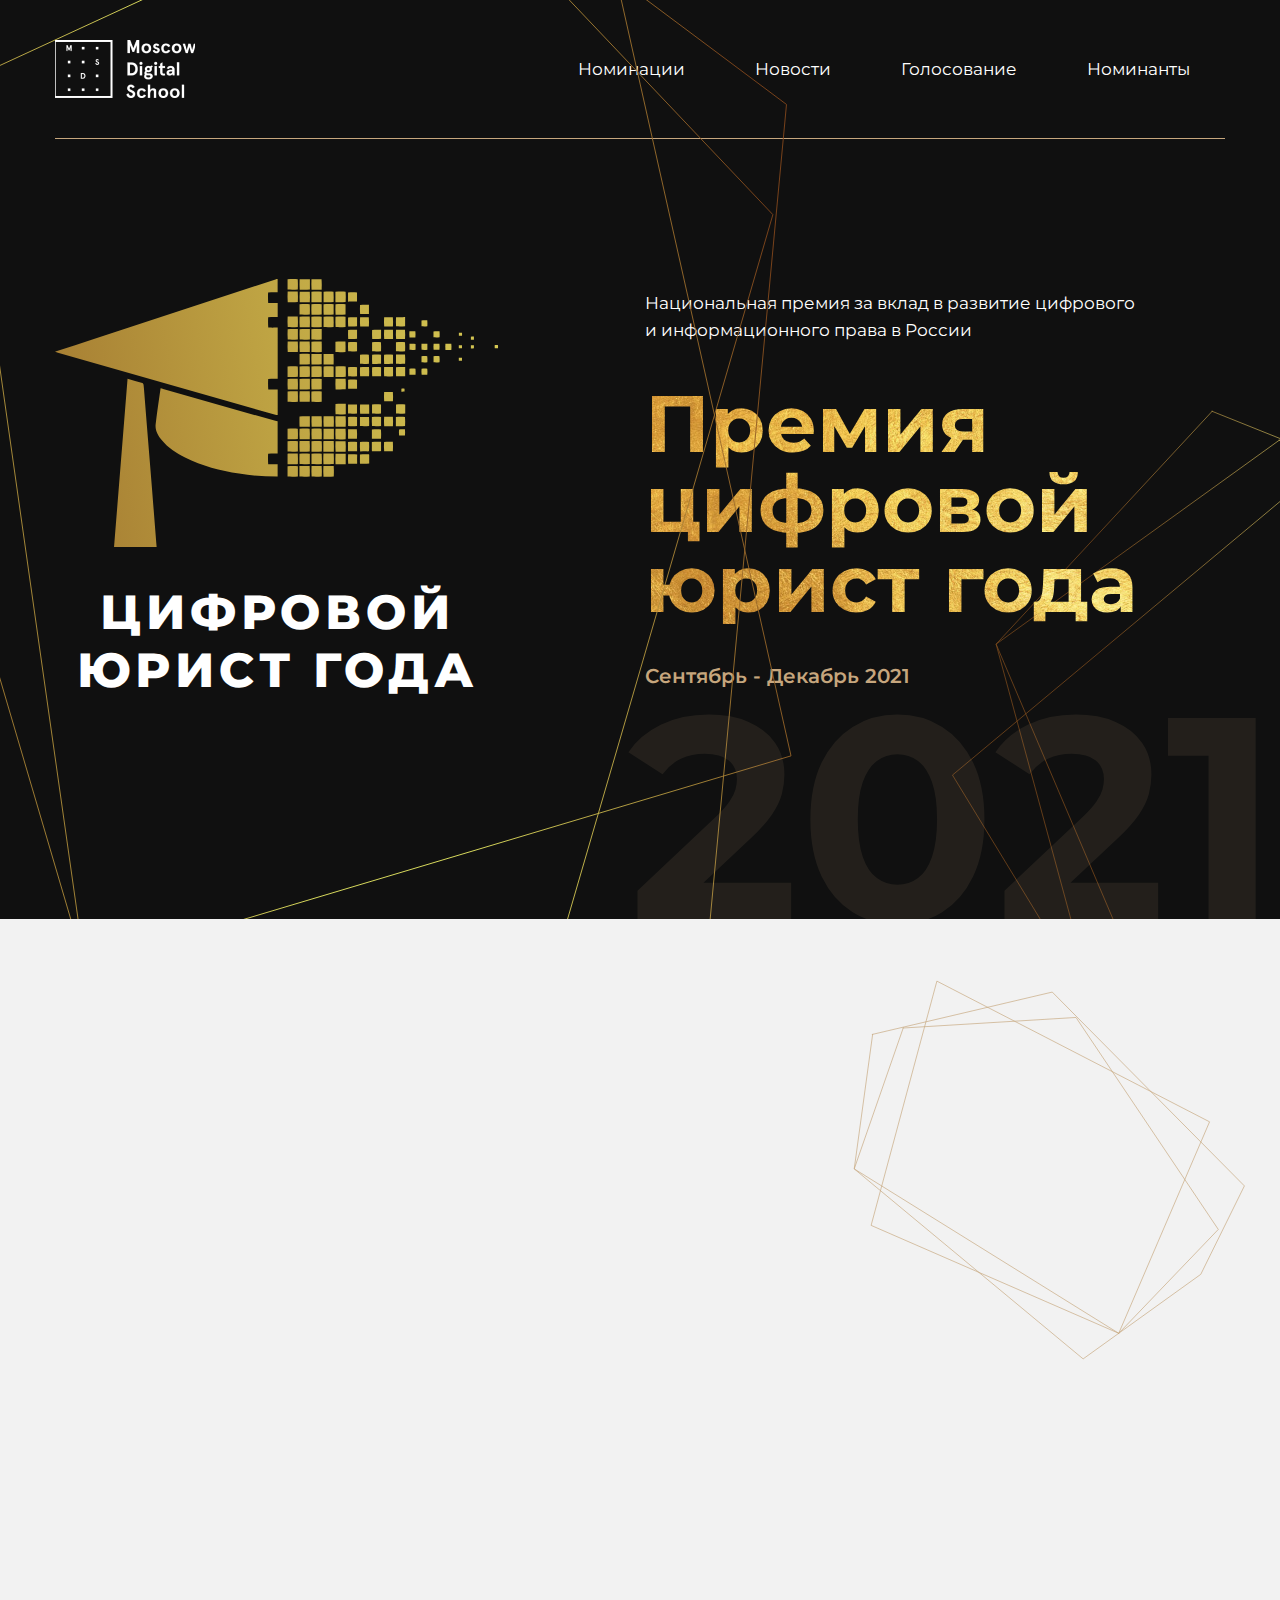
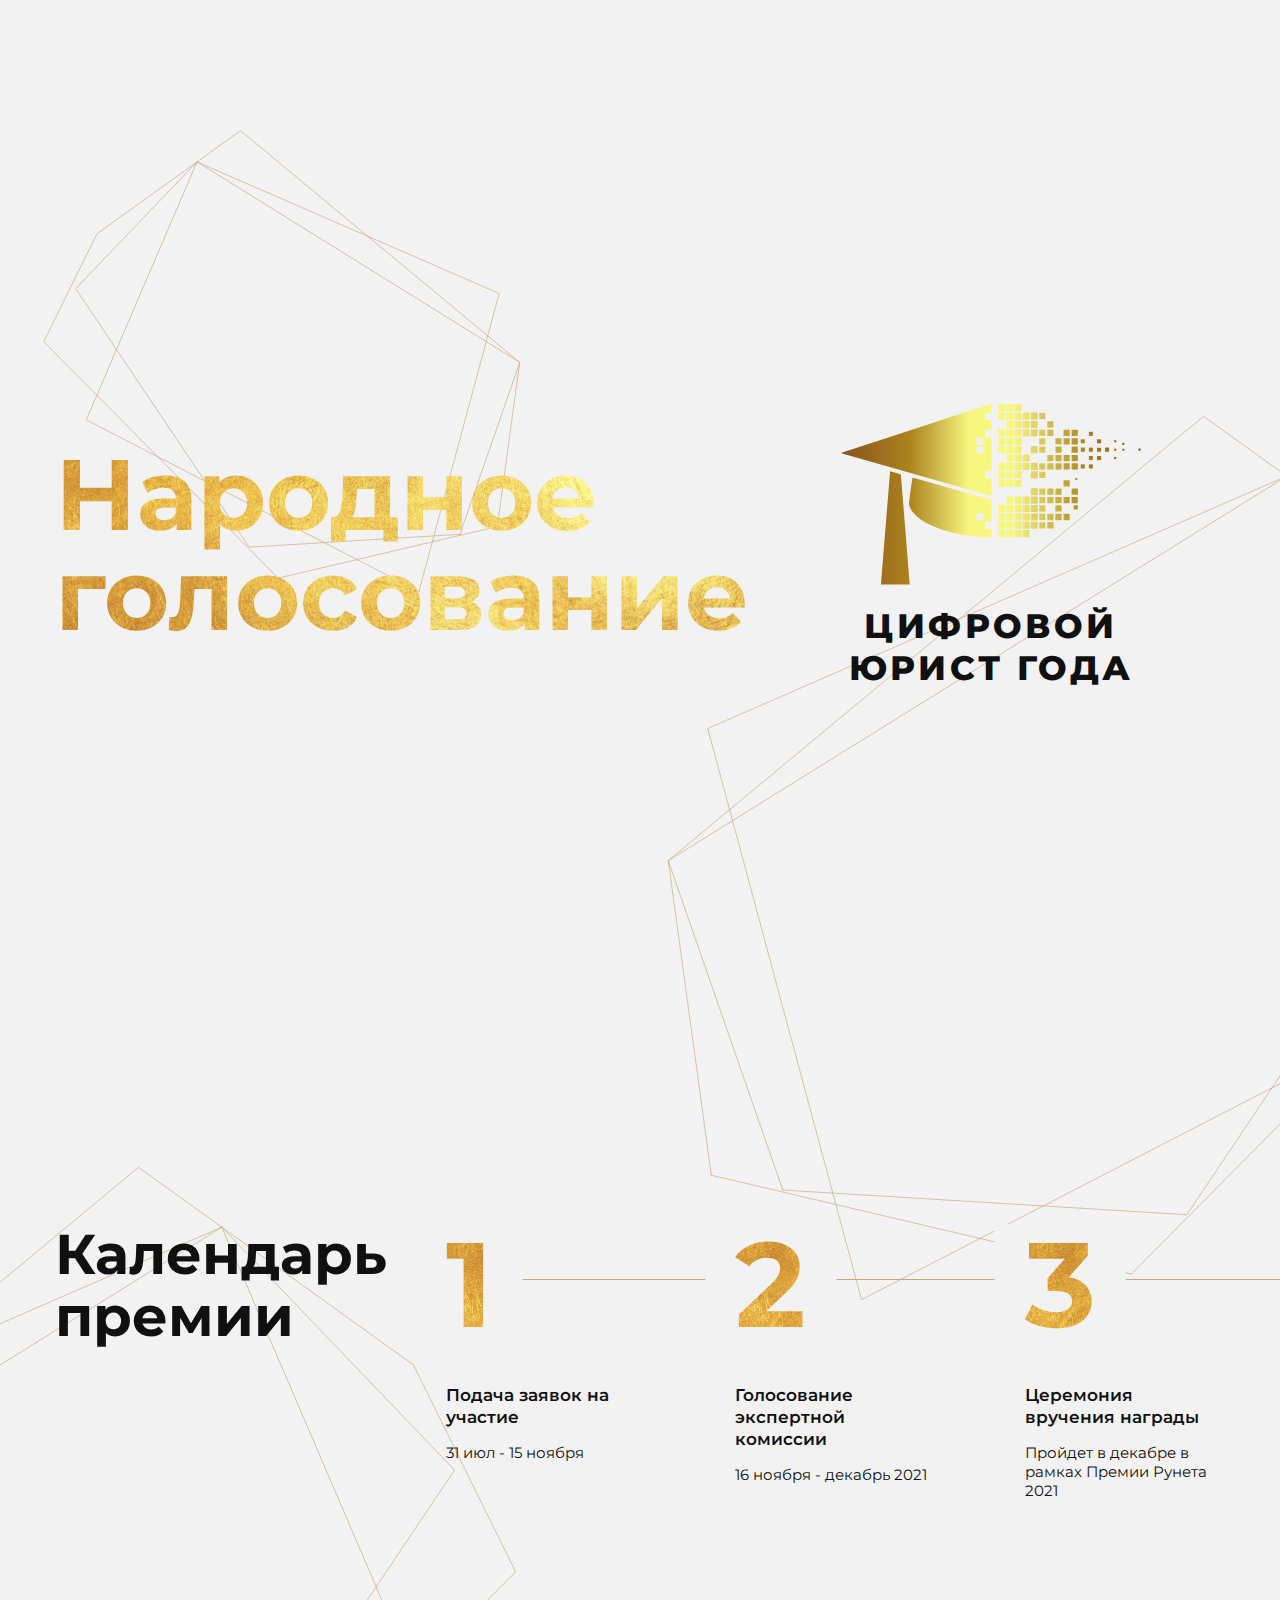
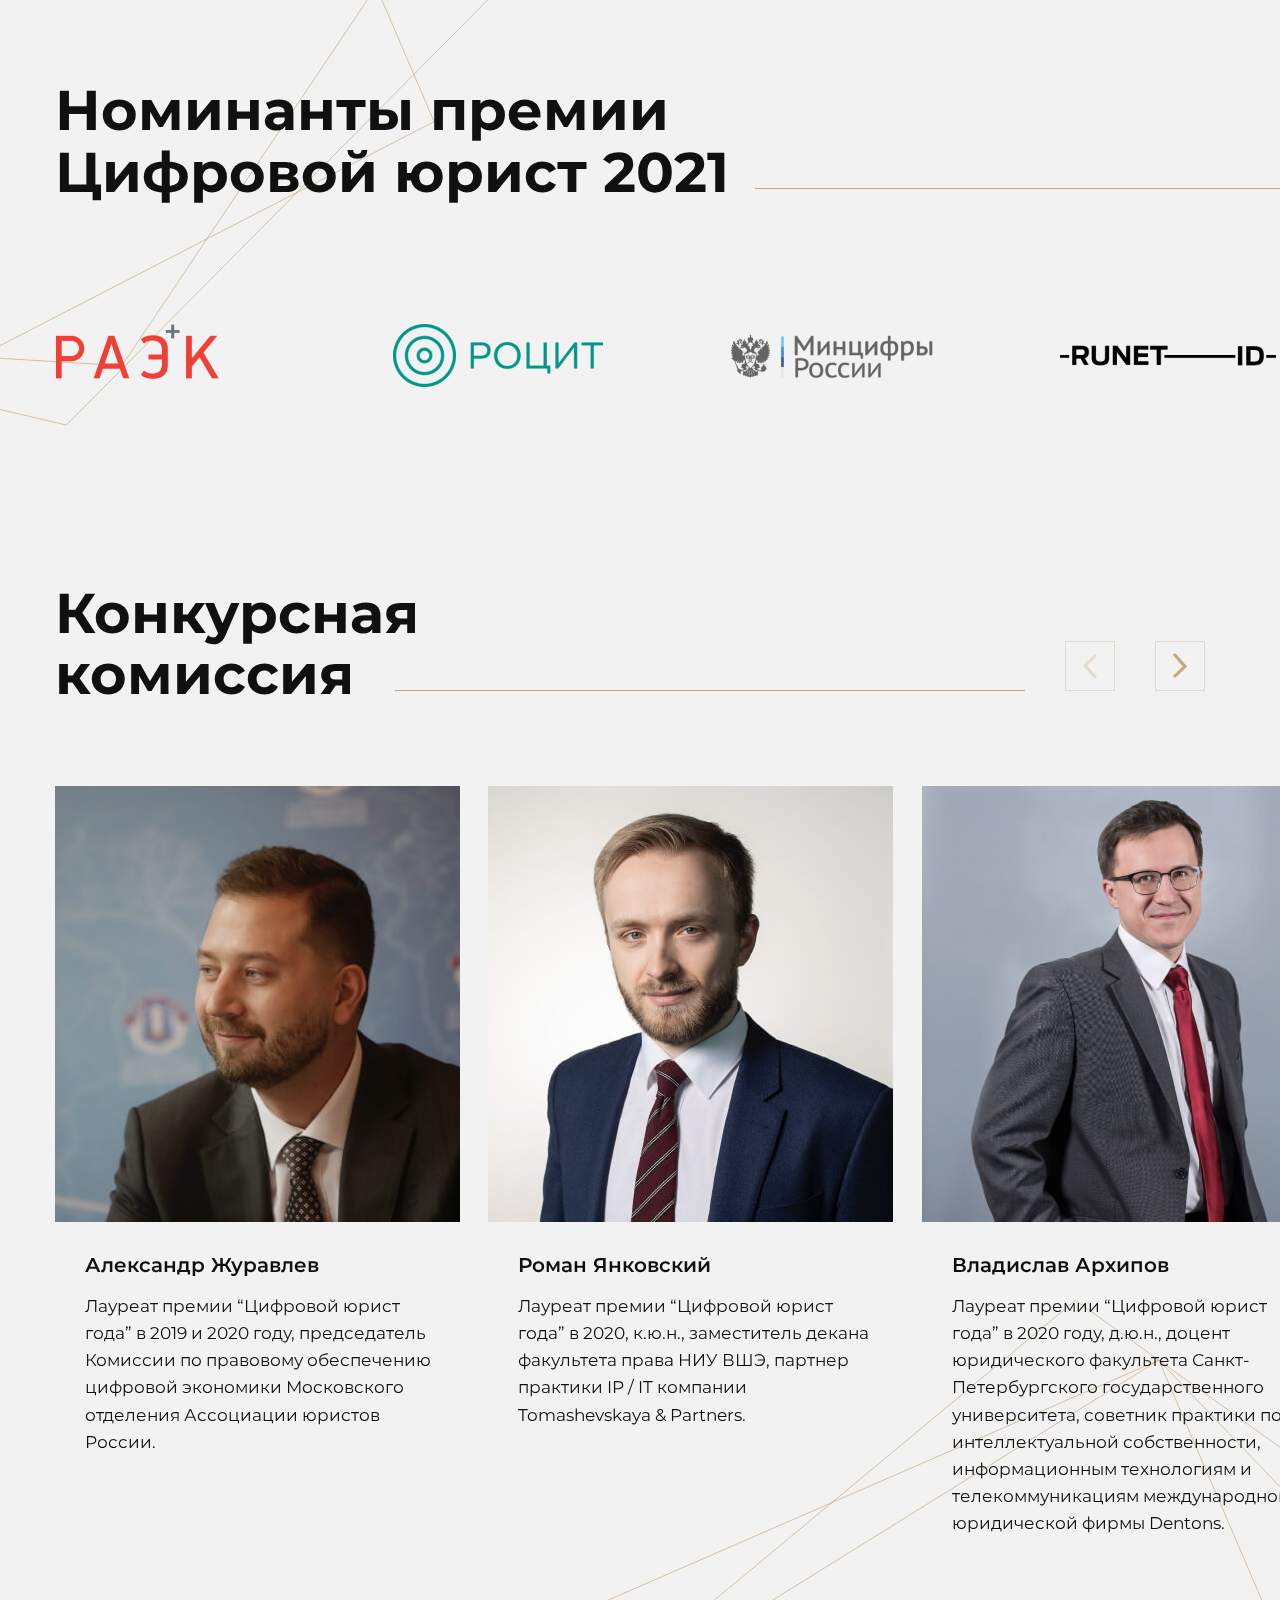
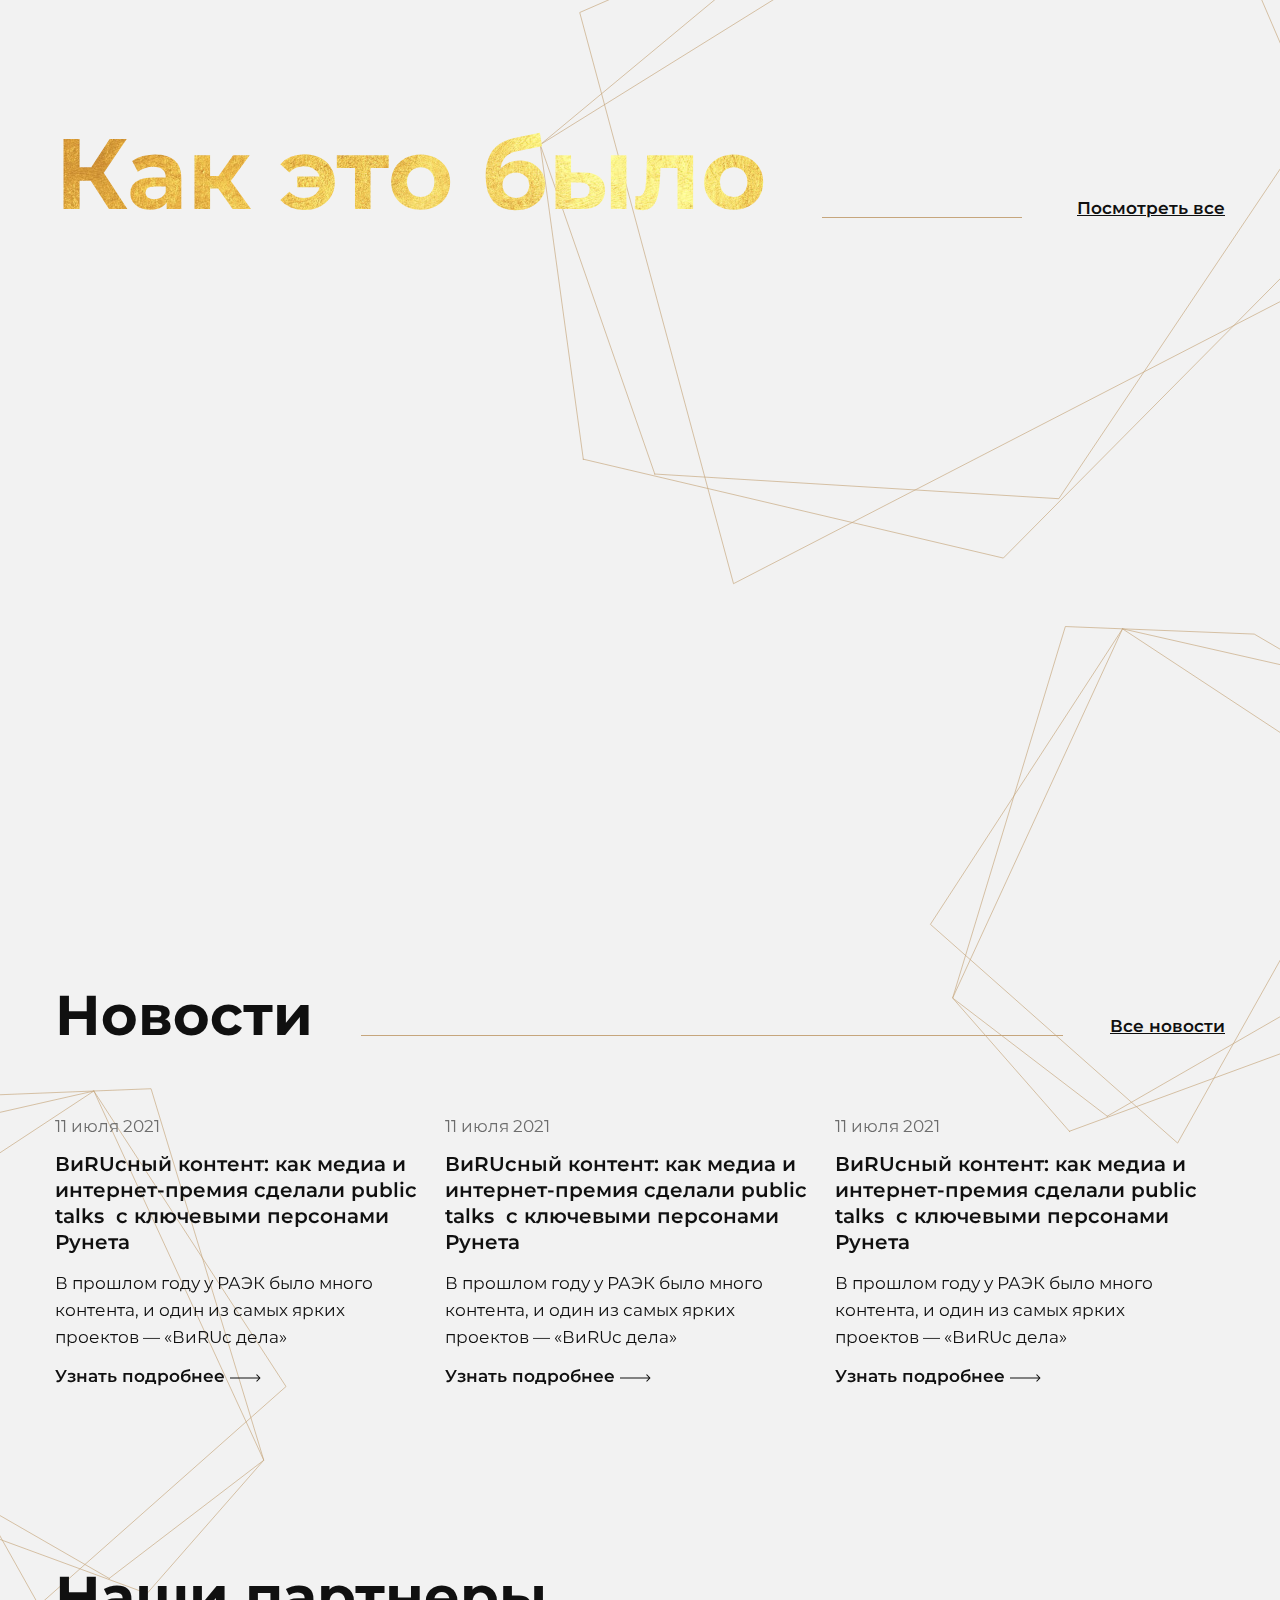
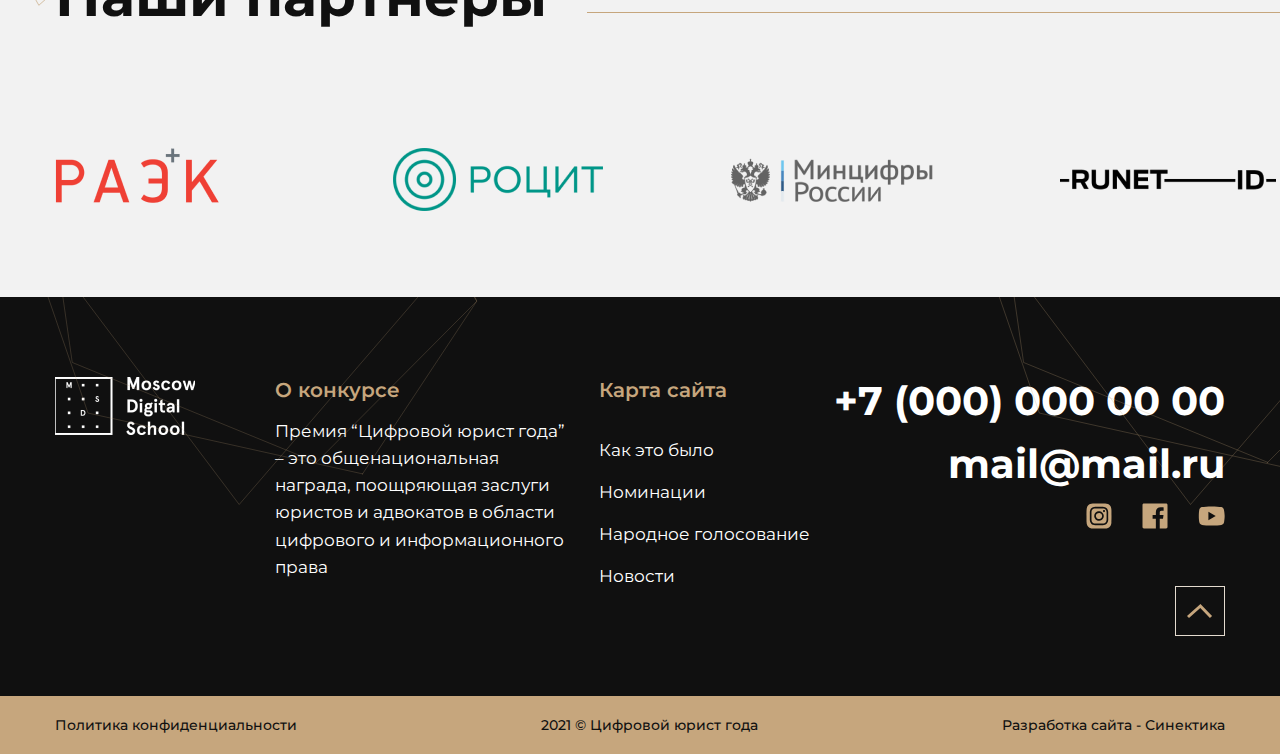
<file: index.html>
<!DOCTYPE html>
<html lang="en">
  <head>
    <meta charset="UTF-8" />
    <meta http-equiv="X-UA-Compatible" content="IE=edge" />
    <meta name="viewport" content="width=device-width, initial-scale=1.0" />
    <title>MoscowDigitalSchool</title>
    <link rel="preconnect" href="https://fonts.googleapis.com" />
    <link rel="preconnect" href="https://fonts.gstatic.com" crossorigin />
    <link
      href="https://fonts.googleapis.com/css2?family=Montserrat:wght@400;500;600;700;800;900&display=swap"
      rel="stylesheet"
    />
    <link rel="stylesheet" href="style/swiper-bundle.min.css" />
    <link rel="stylesheet" href="style/animate.css" />
    <link rel="stylesheet" href="style/fancybox.css" />
    <link rel="stylesheet" href="style/main.css" />
    <link rel="stylesheet" href="style/media.css" />
  </head>
  <body>
    <header class="header">
      <div class="container">
        <nav
          class="
            header__wrapper
            d-flex
            align-items-center
            justify-content-between
          "
        >
          <div class="header__wrapper-img">
            <a href="#">
              <img src="image/ofter/logo.png" alt="Logo" class="header__img" />
            </a>
          </div>
          <div class="header__burger">
            <svg
              class="ham hamRotate ham4"
              viewBox="0 0 100 100"
              width="80"
              onclick="this.classList.toggle('active')"
            >
              <path
                class="line top"
                d="m 70,33 h -40 c 0,0 -8.5,-0.149796 -8.5,8.5 0,8.649796 8.5,8.5 8.5,8.5 h 20 v -20"
              />
              <path class="line middle" d="m 70,50 h -25" />
              <path
                class="line bottom"
                d="m 30,67 h 40 c 0,0 8.5,0.149796 8.5,-8.5 0,-8.649796 -8.5,-8.5 -8.5,-8.5 h -20 v 20"
              />
            </svg>
          </div>
          <div class="header__menu">
            <div class="header__menu-mobil">
              <ul class="header__list d-flex">
                <li class="header__item">
                  <a href="#" class="header__link">Номинации</a>
                </li>
                <li class="header__item">
                  <a href="news.html" class="header__link">Новости</a>
                </li>
                <li class="header__item">
                  <a href="vote.html" class="header__link">Голосование</a>
                </li>
                <li class="header__item">
                  <a href="howwasit2020.html" class="header__link">Номинанты</a>
                </li>
              </ul>
              <div class="header__network">
                <a href="#" class="footer__network-link">
                  <svg
                    width="26"
                    height="26"
                    viewBox="0 0 26 26"
                    fill="none"
                    xmlns="http://www.w3.org/2000/svg"
                  >
                    <path
                      d="M13 9.9C12.3869 9.9 11.7875 10.0818 11.2777 10.4224C10.7679 10.7631 10.3706 11.2472 10.136 11.8137C9.90134 12.3801 9.83995 13.0034 9.95957 13.6048C10.0792 14.2061 10.3744 14.7585 10.808 15.192C11.2415 15.6256 11.7939 15.9208 12.3952 16.0404C12.9966 16.16 13.6199 16.0987 14.1863 15.864C14.7528 15.6294 15.2369 15.2321 15.5776 14.7223C15.9182 14.2125 16.1 13.6131 16.1 13C16.1 12.5929 16.0198 12.1898 15.864 11.8137C15.7082 11.4376 15.4799 11.0958 15.192 10.808C14.9042 10.5201 14.5624 10.2918 14.1863 10.136C13.8102 9.98018 13.4071 9.9 13 9.9ZM25.4125 6.8375C25.4059 5.8722 25.2282 4.91571 24.8875 4.0125C24.6366 3.35157 24.2484 2.75137 23.7485 2.25148C23.2486 1.7516 22.6484 1.3634 21.9875 1.1125C21.0843 0.77183 20.1278 0.594076 19.1625 0.5875C17.55 0.5 17.075 0.5 13 0.5C8.925 0.5 8.45 0.5 6.8375 0.5875C5.8722 0.594076 4.91571 0.77183 4.0125 1.1125C3.35158 1.3634 2.75137 1.7516 2.25148 2.25148C1.7516 2.75137 1.3634 3.35157 1.1125 4.0125C0.77183 4.91571 0.594076 5.8722 0.5875 6.8375C0.5 8.45 0.5 8.925 0.5 13C0.5 17.075 0.5 17.55 0.5875 19.1625C0.600955 20.1312 0.778468 21.0906 1.1125 22C1.36229 22.6579 1.75016 23.2546 2.25 23.75C2.74774 24.2529 3.34924 24.6411 4.0125 24.8875C4.91571 25.2282 5.8722 25.4059 6.8375 25.4125C8.45 25.5 8.925 25.5 13 25.5C17.075 25.5 17.55 25.5 19.1625 25.4125C20.1278 25.4059 21.0843 25.2282 21.9875 24.8875C22.6508 24.6411 23.2523 24.2529 23.75 23.75C24.2498 23.2546 24.6377 22.6579 24.8875 22C25.2278 21.0924 25.4056 20.1318 25.4125 19.1625C25.5 17.55 25.5 17.075 25.5 13C25.5 8.925 25.5 8.45 25.4125 6.8375ZM22.2375 16.8375C22.1974 17.6089 22.0328 18.3687 21.75 19.0875C21.5073 19.6871 21.1466 20.2318 20.6892 20.6892C20.2318 21.1466 19.6871 21.5073 19.0875 21.75C18.3619 22.017 17.5978 22.1647 16.825 22.1875C15.8375 22.1875 15.575 22.1875 13 22.1875C10.425 22.1875 10.1625 22.1875 9.175 22.1875C8.40216 22.1647 7.63811 22.017 6.9125 21.75C6.29263 21.5196 5.73285 21.1522 5.275 20.675C4.82208 20.2266 4.47231 19.6848 4.25 19.0875C3.98195 18.3626 3.83826 17.5977 3.825 16.825C3.825 15.8375 3.825 15.575 3.825 13C3.825 10.425 3.825 10.1625 3.825 9.175C3.83826 8.40228 3.98195 7.63736 4.25 6.9125C4.48035 6.29263 4.84784 5.73285 5.325 5.275C5.77542 4.82453 6.31658 4.47512 6.9125 4.25C7.63811 3.98301 8.40216 3.83526 9.175 3.8125C10.1625 3.8125 10.425 3.8125 13 3.8125C15.575 3.8125 15.8375 3.8125 16.825 3.8125C17.5978 3.83526 18.3619 3.98301 19.0875 4.25C19.7074 4.48035 20.2672 4.84784 20.725 5.325C21.1779 5.77344 21.5277 6.31517 21.75 6.9125C22.017 7.63811 22.1647 8.40216 22.1875 9.175C22.1875 10.1625 22.1875 10.425 22.1875 13C22.1875 15.575 22.275 15.8375 22.2375 16.825V16.8375ZM20.2375 7.5375C20.0887 7.13373 19.854 6.76705 19.5497 6.46277C19.2454 6.15848 18.8788 5.92383 18.475 5.775C17.9206 5.58283 17.3367 5.48974 16.75 5.5C15.775 5.5 15.5 5.5 13 5.5C10.5 5.5 10.225 5.5 9.25 5.5C8.66033 5.50576 8.07634 5.61579 7.525 5.825C7.12741 5.96707 6.76462 6.19214 6.46073 6.48525C6.15684 6.77836 5.91883 7.1328 5.7625 7.525C5.58097 8.08171 5.49229 8.66449 5.5 9.25C5.5 10.225 5.5 10.5 5.5 13C5.5 15.5 5.5 15.775 5.5 16.75C5.51239 17.339 5.62221 17.9219 5.825 18.475C5.97383 18.8788 6.20848 19.2454 6.51277 19.5497C6.81705 19.854 7.18373 20.0887 7.5875 20.2375C8.12083 20.4336 8.68207 20.5434 9.25 20.5625C10.225 20.5625 10.5 20.5625 13 20.5625C15.5 20.5625 15.775 20.5625 16.75 20.5625C17.3397 20.5567 17.9237 20.4467 18.475 20.2375C18.8788 20.0887 19.2454 19.854 19.5497 19.5497C19.854 19.2454 20.0887 18.8788 20.2375 18.475C20.4467 17.9237 20.5567 17.3397 20.5625 16.75C20.5625 15.775 20.5625 15.5 20.5625 13C20.5625 10.5 20.5625 10.225 20.5625 9.25C20.5629 8.65975 20.4526 8.07465 20.2375 7.525V7.5375ZM13 17.775C12.3735 17.775 11.7532 17.6514 11.1746 17.4113C10.5959 17.1712 10.0704 16.8192 9.62798 16.3757C9.18557 15.9321 8.83503 15.4056 8.59643 14.8264C8.35783 14.2471 8.23586 13.6265 8.2375 13C8.2375 12.0551 8.51787 11.1314 9.04311 10.3459C9.56835 9.56034 10.3148 8.94833 11.1881 8.58729C12.0613 8.22625 13.0221 8.13243 13.9487 8.31769C14.8753 8.50295 15.7261 8.95896 16.3934 9.62801C17.0607 10.2971 17.5144 11.149 17.6973 12.0761C17.8801 13.0032 17.7838 13.9637 17.4204 14.836C17.0571 15.7083 16.4431 16.4532 15.6562 16.9764C14.8694 17.4995 13.9449 17.7775 13 17.775ZM18 9.1625C17.7237 9.13325 17.468 9.00278 17.2821 8.79621C17.0963 8.58965 16.9934 8.32162 16.9934 8.04375C16.9934 7.76588 17.0963 7.49785 17.2821 7.29129C17.468 7.08472 17.7237 6.95425 18 6.925C18.2763 6.95425 18.532 7.08472 18.7179 7.29129C18.9037 7.49785 19.0066 7.76588 19.0066 8.04375C19.0066 8.32162 18.9037 8.58965 18.7179 8.79621C18.532 9.00278 18.2763 9.13325 18 9.1625Z"
                      fill="#C6A67D"
                    />
                  </svg>
                </a>
                <a href="#" class="footer__network-link">
                  <svg
                    width="26"
                    height="26"
                    viewBox="0 0 26 26"
                    fill="none"
                    xmlns="http://www.w3.org/2000/svg"
                  >
                    <path
                      d="M24.1198 0.5H1.88021C1.11771 0.5 0.5 1.11771 0.5 1.88021V24.1208C0.5 24.8823 1.11771 25.5 1.88021 25.5H13.8542V15.8187H10.5958V12.0458H13.8542V9.26354C13.8542 6.03438 15.826 4.27604 18.7073 4.27604C20.0875 4.27604 21.2729 4.37917 21.6188 4.425V7.8L19.6208 7.80104C18.0542 7.80104 17.751 8.54583 17.751 9.6375V12.0469H21.4875L21.001 15.8198H17.751V25.5H24.1219C24.8823 25.5 25.5 24.8823 25.5 24.1198V1.88021C25.5 1.11771 24.8823 0.5 24.1198 0.5V0.5Z"
                      fill="#C6A67D"
                    />
                  </svg>
                </a>
                <a href="#" class="footer__network-link">
                  <svg
                    width="27"
                    height="20"
                    viewBox="0 0 27 20"
                    fill="none"
                    xmlns="http://www.w3.org/2000/svg"
                  >
                    <path
                      d="M25.9394 3.6999C25.7003 2.38037 24.5612 1.41943 23.2394 1.11943C21.2612 0.699902 17.6003 0.399902 13.6394 0.399902C9.68076 0.399902 5.96123 0.699902 3.98076 1.11943C2.66123 1.41943 1.51982 2.31943 1.28076 3.6999C1.03936 5.1999 0.800293 7.2999 0.800293 9.9999C0.800293 12.6999 1.03936 14.7999 1.33936 16.2999C1.58076 17.6194 2.71982 18.5804 4.03936 18.8804C6.13936 19.2999 9.73936 19.5999 13.7003 19.5999C17.6612 19.5999 21.2612 19.2999 23.3612 18.8804C24.6808 18.5804 25.8198 17.6804 26.0612 16.2999C26.3003 14.7999 26.6003 12.639 26.6612 9.9999C26.5394 7.2999 26.2394 5.1999 25.9394 3.6999ZM10.4003 14.1999V5.7999L17.7198 9.9999L10.4003 14.1999Z"
                      fill="#C6A67D"
                    />
                  </svg>
                </a>
              </div>
              <div class="header__contact">
                <a href="#" class="header__phone">+7 (000) 000 00 00</a>
                <a href="#" class="header__mail">mail@mail.ru</a>
              </div>
            </div>
          </div>
        </nav>
        <div class="header__bg-line">
          <svg
            width="952"
            height="1298"
            viewBox="0 0 952 1298"
            fill="none"
            xmlns="http://www.w3.org/2000/svg"
            style="overflow: visible"
          >
            <path
              d="M244.819 1216.87L1 388.862L736.229 49.2671L951 1005.87L244.819 1216.87Z"
              stroke="url(#paint0_linear)"
              stroke-width="0.888889"
              stroke-miterlimit="1.33333"
              stroke-linecap="round"
              stroke-linejoin="round"
              class="line__path"
              style="animation-duration: 2s"
            />
            <path
              d="M551.853 62.9014L105.112 231.635L244.819 1216.87L704.615 1247.84L932.874 464.635L551.853 62.9014Z"
              stroke="url(#paint0_linear)"
              stroke-width="0.888889"
              stroke-miterlimit="1.33333"
              stroke-linecap="round"
              stroke-linejoin="round"
              class="line__path"
              style="animation-duration: 2.5s"
            />
            <path
              d="M473.425 1.00002L105.112 231.635L108.781 1182.09L558.221 1297L865.151 1222.59L946.494 354.454L473.425 1.00002Z"
              stroke="url(#paint0_linear)"
              stroke-width="0.888889"
              stroke-miterlimit="1.33333"
              stroke-linecap="round"
              stroke-linejoin="round"
              class="line__path"
              style="animation-duration: 3s"
            />
            <defs>
              <linearGradient
                id="paint0_linear"
                x1="1143.84"
                y1="1704.23"
                x2="188.715"
                y2="1873.75"
                gradientUnits="userSpaceOnUse"
              >
                <stop stop-color="#84471B" />
                <stop offset="0.414126" stop-color="#F0F265" />
                <stop offset="0.525331" stop-color="#F0F265" />
                <stop offset="0.58067" stop-color="#F0F265" />
                <stop offset="1" stop-color="#84471B" />
              </linearGradient>
            </defs>
          </svg>
        </div>
        <div class="header__content">
          <div class="header__content-img">
            <figure>
              <svg
                width="175"
                height="106"
                viewBox="0 0 175 106"
                fill="none"
                xmlns="http://www.w3.org/2000/svg"
                style="width: 100%; height: auto; overflow: visible"
              >
                <path
                  class="cap__path"
                  d="M38.2828 84.2441C37.6963 76.9409 37.1046 69.6404 36.5076 62.3425C36.0453 56.5649 35.5856 50.786 35.1286 45.0058C35.0375 43.8556 34.9582 42.7054 34.8195 41.5632C34.7945 41.4259 34.7386 41.2963 34.6562 41.1841C34.5738 41.072 34.467 40.9803 34.344 40.9162C32.4618 40.3371 30.5637 39.81 28.5309 39.2309C26.7597 61.3041 24.9923 83.2816 23.2171 105.375H39.9669C39.9154 104.808 39.8639 104.265 39.8203 103.721C39.3078 97.2276 38.7953 90.7352 38.2828 84.2441Z "
                  fill="url(#paint0_linear)"
                />
                <path
                  class="cap__path-part"
                  style="animation-duration: 3.2s"
                  d="M105.583 77.7263C106.933 77.7871 108.284 77.7764 109.633 77.6944C109.711 76.3186 109.699 74.9391 109.597 73.5649H105.559C105.475 74.951 105.483 76.3413 105.583 77.7263Z "
                  fill="url(#paint0_linear)"
                />
                <path
                  class="cap__path-part"
                  style="animation-duration: 3.2s"
                  d="M105.583 72.822C106.106 72.8859 109.316 72.866 109.633 72.7981C109.711 71.421 109.702 70.0404 109.605 68.6646H105.563C105.479 70.0493 105.484 71.438 105.579 72.822H105.583Z "
                  fill="url(#paint0_linear)"
                />
                <path
                  class="cap__path-part"
                  style="animation-duration: 3.2s"
                  d="M106.601 67.9537H107.6C107.945 67.9537 108.289 67.9537 108.638 67.9537C108.976 67.9846 109.316 67.9671 109.649 67.9018C109.713 66.5189 109.699 65.1336 109.609 63.7523H107.596C107.247 63.7523 106.903 63.7523 106.554 63.7523C106.211 63.7213 105.865 63.7401 105.528 63.8082V67.9537H106.601Z "
                  fill="url(#paint0_linear)"
                />
                <path
                  class="cap__path-part"
                  style="animation-duration: 3.2s"
                  d="M105.603 58.9319C105.579 60.2858 105.623 61.6476 105.579 63.0094C106.94 63.0895 108.305 63.0788 109.665 62.9775V58.9039C108.31 58.8183 106.952 58.8276 105.599 58.9319H105.603Z "
                  fill="url(#paint0_linear)"
                />
                <path
                  class="cap__path-part"
                  style="animation-duration: 2.2s"
                  d="M91.4486 73.6328C91.4486 74.9866 91.4486 76.3485 91.4486 77.7024C92.8014 77.792 94.1588 77.7827 95.5102 77.6744V73.6008C94.156 73.5147 92.7974 73.5254 91.4446 73.6328H91.4486Z "
                  fill="url(#paint0_linear)"
                />
                <path
                  class="cap__path-part"
                  style="animation-duration: 3.2s"
                  d="M92.4987 72.834H93.4933C93.842 72.834 94.1907 72.834 94.5354 72.834C94.8598 72.8649 95.1869 72.8474 95.5062 72.7821C95.5691 71.3979 95.5546 70.0112 95.4627 68.6286H93.4814C93.1366 68.6286 92.7879 68.6286 92.4432 68.6286C92.1134 68.5975 91.7808 68.6163 91.4565 68.6845V72.83L92.4987 72.834Z "
                  fill="url(#paint0_linear)"
                />
                <path
                  class="cap__path-part"
                  style="animation-duration: 3.2s"
                  d="M91.4525 63.8122C91.4525 65.1661 91.4525 66.5279 91.4525 67.8818C92.8053 67.9706 94.1626 67.9626 95.5142 67.8578V63.7842C94.1596 63.7035 92.801 63.7195 91.4486 63.8322L91.4525 63.8122Z "
                  fill="url(#paint0_linear)"
                />
                <path
                  class="cap__path-part"
                  style="animation-duration: 1.3s"
                  d="M95.5062 62.9576C95.5667 61.5974 95.5561 60.235 95.4746 58.876C94.1387 58.7928 92.7986 58.8048 91.4644 58.9119V62.9855C92.8106 63.0734 94.1614 63.0641 95.5062 62.9576Z "
                  fill="url(#paint0_linear)"
                />
                <path
                  class="cap__path-part"
                  style="animation-duration: 1.3s"
                  d="M95.5062 48.2607C95.5646 46.9005 95.554 45.5382 95.4746 44.1791C94.14 44.096 92.8013 44.108 91.4684 44.215V48.3046C92.8133 48.3916 94.1625 48.3836 95.5062 48.2806V48.2607Z "
                  fill="url(#paint0_linear)"
                />
                <path
                  class="cap__path-part"
                  style="animation-duration: 2.2s"
                  d="M95.4587 39.2628C94.1382 39.202 92.8155 39.2126 91.4961 39.2948C91.4157 40.6705 91.4276 42.0502 91.5318 43.4243H95.4944C95.5745 42.0445 95.5613 40.6608 95.4547 39.2828L95.4587 39.2628Z "
                  fill="url(#paint0_linear)"
                />
                <path
                  class="cap__path-part"
                  style="animation-duration: 1.3s"
                  d="M95.5062 38.4641C95.569 37.104 95.5584 35.7414 95.4746 34.3825C94.14 34.3012 92.8014 34.3132 91.4684 34.4184V38.492C92.8133 38.5801 94.1627 38.5707 95.5062 38.4641Z "
                  fill="url(#paint0_linear)"
                />
                <path
                  class="cap__path-part"
                  style="animation-duration: 1s"
                  d="M95.4587 24.5699C94.1382 24.5112 92.8155 24.5219 91.4961 24.6019C91.4177 25.9763 91.4297 27.3545 91.5318 28.7274H95.4944C95.5786 27.3426 95.5707 25.9537 95.4706 24.5699H95.4587Z "
                  fill="url(#paint0_linear)"
                />
                <path
                  class="cap__path-part"
                  style="animation-duration: 1s"
                  d="M91.4961 19.7016C91.4162 21.072 91.4268 22.4462 91.5278 23.8151C92.8549 23.8789 94.1845 23.8669 95.5102 23.7792V19.6896C94.1727 19.6231 92.8326 19.6324 91.4961 19.7176V19.7016Z "
                  fill="url(#paint0_linear)"
                />
                <path
                  class="cap__path-part"
                  style="animation-duration: 1s"
                  d="M91.5278 18.9028C92.8484 18.9627 94.1711 18.9507 95.4904 18.8669C95.5709 17.4925 95.559 16.1142 95.4547 14.7414H91.4922C91.4069 16.1383 91.4175 17.5394 91.5239 18.9348L91.5278 18.9028Z "
                  fill="url(#paint0_linear)"
                />
                <path
                  class="cap__path-part"
                  style="animation-duration: 2.2s"
                  d="M91.5278 9.10226C92.8483 9.16106 94.171 9.1504 95.4904 9.07032C95.5708 7.69458 95.5589 6.31494 95.4547 4.94082H91.4922C91.407 6.33769 91.4176 7.73882 91.5239 9.13422L91.5278 9.10226Z "
                  fill="url(#paint0_linear)"
                />
                <path
                  class="cap__path-part"
                  style="animation-duration: 3.2s"
                  d="M95.4904 4.15405C95.5487 2.79387 95.5381 1.43157 95.4587 0.0724742C94.1241 -0.00856586 92.7855 0.00344244 91.4525 0.108416V4.17801C92.7973 4.26698 94.1467 4.25897 95.4904 4.15405Z "
                  fill="url(#paint0_linear)"
                />
                <path
                  class="cap__path-part"
                  style="animation-duration: 3.2s"
                  d="M100.178 77.6384C100.238 76.277 100.228 74.9132 100.146 73.5529C98.8105 73.4718 97.4706 73.4838 96.1363 73.5888V77.6624C97.4824 77.7514 98.8331 77.7434 100.178 77.6384Z "
                  fill="url(#paint0_linear)"
                />
                <path
                  class="cap__path-part"
                  style="animation-duration: 3.2s"
                  d="M96.164 68.7125C96.1026 70.0739 96.1119 71.4376 96.1918 72.7981C97.5277 72.8811 98.8677 72.8691 100.202 72.7621V68.7125C98.8575 68.6196 97.5084 68.6196 96.164 68.7125Z "
                  fill="url(#paint0_linear)"
                />
                <path
                  class="cap__path-part"
                  style="animation-duration: 2.2s"
                  d="M96.2076 67.9137C97.5281 67.9765 98.8509 67.9658 100.17 67.8818C100.251 66.5061 100.239 65.1264 100.135 63.7523H96.172C96.0916 65.1387 96.1035 66.529 96.2076 67.9137Z "
                  fill="url(#paint0_linear)"
                />
                <path
                  class="cap__path-part"
                  style="animation-duration: 2.4s"
                  d="M100.142 58.868C98.822 58.8051 97.4992 58.8158 96.1799 58.8999C96.0995 60.2757 96.1114 61.6553 96.2156 63.0294H100.178C100.26 61.6471 100.248 60.2607 100.142 58.88V58.868Z "
                  fill="url(#paint0_linear)"
                />
                <path
                  class="cap__path-part"
                  style="animation-duration: 2.4s"
                  d="M96.1799 54.0156C96.1165 54.6107 96.1403 57.7817 96.2076 58.0972C97.5435 58.1793 98.8833 58.1687 100.218 58.0652V53.9917C98.8673 53.9101 97.5129 53.9221 96.164 54.0276L96.1799 54.0156Z "
                  fill="url(#paint0_linear)"
                />
                <path
                  class="cap__path-part"
                  style="animation-duration: 2.4s"
                  d="M96.2195 48.3206H100.182C100.27 46.9375 100.27 45.5502 100.182 44.1671H96.2195C96.1258 45.5578 96.1205 46.9531 96.2037 48.3445L96.2195 48.3206Z "
                  fill="url(#paint0_linear)"
                />
                <path
                  class="cap__path-part"
                  style="animation-duration: 2.2s"
                  d="M100.234 43.3723V41.9945C100.234 41.5432 100.234 41.0919 100.234 40.6406C100.251 40.1839 100.244 39.7266 100.21 39.2708C98.8669 39.2031 97.5212 39.2164 96.1799 39.3107V43.4163C97.5252 43.488 98.8737 43.4773 100.218 43.3843L100.234 43.3723Z "
                  fill="url(#paint0_linear)"
                />
                <path
                  class="cap__path-part"
                  style="animation-duration: 2.4s"
                  d="M100.206 38.4721C100.264 37.1105 100.254 35.7469 100.174 34.3865C98.8395 34.3074 97.5011 34.3194 96.168 34.4224V38.496C97.5129 38.581 98.862 38.573 100.206 38.4721Z "
                  fill="url(#paint0_linear)"
                />
                <path
                  class="cap__path-part"
                  style="animation-duration: 2.4s"
                  class="cap__path-part"
                  style="animation-duration: 2.4s"
                  d="M100.206 33.5718C100.265 32.2117 100.256 30.8494 100.178 29.4902C98.8435 29.41 97.5051 29.4207 96.172 29.5221V33.5957C97.5156 33.6806 98.8633 33.6726 100.206 33.5718Z "
                  fill="url(#paint0_linear)"
                />
                <path
                  class="cap__path-part"
                  style="animation-duration: 2.4s"
                  d="M100.162 24.5739C98.8418 24.5153 97.5191 24.5259 96.1997 24.6059C96.1213 25.9803 96.1332 27.3585 96.2354 28.7314H100.198C100.271 27.3499 100.253 25.9649 100.142 24.5859L100.162 24.5739Z "
                  fill="url(#paint0_linear)"
                />
                <path
                  class="cap__path-part"
                  style="animation-duration: 2.2s"
                  d="M96.1997 19.7216C96.1414 21.0817 96.1519 22.444 96.2314 23.8031C97.566 23.8842 98.9046 23.8722 100.238 23.7672V19.7096C98.8926 19.6246 97.5435 19.6326 96.1997 19.7335V19.7216Z "
                  fill="url(#paint0_linear)"
                />
                <path
                  class="cap__path-part"
                  style="animation-duration: 2.4s"
                  d="M100.162 14.7773C98.8418 14.7176 97.5192 14.7269 96.1997 14.8053C96.1214 16.1811 96.1333 17.5606 96.2354 18.9348H100.198C100.282 17.55 100.274 16.1611 100.174 14.7773H100.162Z "
                  fill="url(#paint0_linear)"
                />
                <path
                  class="cap__path-part"
                  style="animation-duration: 2.4s"
                  d="M100.206 13.9786C100.265 12.6185 100.256 11.2562 100.178 9.89702C98.8436 9.81479 97.505 9.82546 96.172 9.92897V13.9986C97.5156 14.0835 98.8633 14.0755 100.206 13.9746V13.9786Z "
                  fill="url(#paint0_linear)"
                />
                <path
                  class="cap__path-part"
                  style="animation-duration: 3s"
                  d="M96.2433 9.12622H100.206C100.293 7.74447 100.293 6.35851 100.206 4.97676H96.2433C96.1558 6.35851 96.1558 7.74447 96.2433 9.12622Z "
                  fill="url(#paint0_linear)"
                />
                <path
                  class="cap__path-part"
                  style="animation-duration: 3s"
                  d="M96.2037 0.12838C96.1455 1.48857 96.1561 2.85086 96.2354 4.20996C97.57 4.28894 98.9085 4.27694 100.242 4.17402V0.112414C98.8966 0.0275093 97.5475 0.0355145 96.2037 0.136375V0.12838Z "
                  fill="url(#paint0_linear)"
                />
                <path
                  class="cap__path-part"
                  style="animation-duration: 3s"
                  d="M100.935 77.7183C102.255 77.779 103.578 77.7683 104.898 77.6864C104.978 76.3106 104.966 74.931 104.862 73.5569H100.899C100.815 74.943 100.823 76.3333 100.923 77.7183H100.935Z "
                  fill="url(#paint0_linear)"
                />
                <path
                  class="cap__path-part"
                  style="animation-duration: 3s"
                  d="M104.917 72.7741C104.976 71.4112 104.965 70.0463 104.886 68.6845C103.55 68.6056 102.21 68.6176 100.876 68.7205V72.7941C102.208 72.8829 103.546 72.879 104.878 72.7821L104.917 72.7741Z "
                  fill="url(#paint0_linear)"
                />
                <path
                  class="cap__path-part"
                  style="animation-duration: 3s"
                  d="M104.917 67.8738C104.976 66.5123 104.965 65.1487 104.886 63.7882C103.55 63.706 102.21 63.7167 100.876 63.8202V67.9137C102.209 67.996 103.546 67.9854 104.878 67.8818L104.917 67.8738Z "
                  fill="url(#paint0_linear)"
                />
                <path
                  class="cap__path-part"
                  style="animation-duration: 3s"
                  d="M104.87 58.872C103.549 58.8133 102.227 58.824 100.907 58.9039C100.826 60.2796 100.836 61.6592 100.939 63.0334H104.901C104.97 61.6489 104.946 60.2613 104.83 58.88L104.87 58.872Z "
                  fill="url(#paint0_linear)"
                />
                <path
                  class="cap__path-part"
                  style="animation-duration: 3s"
                  d="M104.87 53.9717C103.549 53.9108 102.227 53.9215 100.907 54.0036C100.83 55.3795 100.843 56.759 100.947 58.1331H104.909C104.977 56.7484 104.951 55.3607 104.83 53.9797L104.87 53.9717Z "
                  fill="url(#paint0_linear)"
                />
                <path
                  class="cap__path-part"
                  style="animation-duration: 3s"
                  d="M100.848 44.231C100.788 45.5912 100.8 46.9536 100.883 48.3126C102.218 48.3939 103.557 48.3818 104.89 48.2766V44.203C103.543 44.1191 102.193 44.1284 100.848 44.231Z "
                  fill="url(#paint0_linear)"
                />
                <path
                  class="cap__path-part"
                  style="animation-duration: 3s"
                  d="M100.848 39.3307C100.788 40.6922 100.8 42.056 100.883 43.4163C102.218 43.4944 103.557 43.481 104.89 43.3763V39.3027C103.543 39.2188 102.193 39.2281 100.848 39.3307Z "
                  fill="url(#paint0_linear)"
                />
                <path
                  class="cap__path-part"
                  style="animation-duration: 3s"
                  d="M104.874 38.484C104.933 37.1239 104.924 35.7616 104.846 34.4025C103.51 34.3203 102.17 34.3309 100.836 34.4344V38.504C102.181 38.5881 103.53 38.5815 104.874 38.484Z "
                  fill="url(#paint0_linear)"
                />
                <path
                  class="cap__path-part"
                  style="animation-duration: 1.8s"
                  d="M100.852 29.5301C100.794 30.8903 100.804 32.2526 100.883 33.6117C102.218 33.6899 103.557 33.6752 104.89 33.5678V29.5102C103.545 29.426 102.196 29.4327 100.852 29.5301Z "
                  fill="url(#paint0_linear)"
                />
                <path
                  class="cap__path-part"
                  style="animation-duration: 1.8s"
                  d="M104.874 28.6835C104.937 28.0724 104.913 24.9174 104.846 24.6019C103.511 24.5229 102.173 24.5349 100.84 24.6378V28.7074C102.183 28.7923 103.531 28.7843 104.874 28.6835Z "
                  fill="url(#paint0_linear)"
                />
                <path
                  class="cap__path-part"
                  style="animation-duration: 1.8s"
                  d="M100.852 9.93695C100.791 11.2971 100.802 12.6595 100.883 14.0185C102.218 14.0985 103.557 14.0851 104.89 13.9786V9.909C103.545 9.82311 102.195 9.83244 100.852 9.93695Z "
                  fill="url(#paint0_linear)"
                />
                <path
                  class="cap__path-part"
                  style="animation-duration: 1.8s"
                  d="M104.878 5.0167C103.536 4.9286 102.19 4.9286 100.848 5.0167V9.12224H104.878V5.0167Z "
                  fill="url(#paint0_linear)"
                />
                <path
                  class="cap__path-part"
                  style="animation-duration: 1.8s"
                  d="M104.83 0.0884525C103.51 0.0298117 102.187 0.0404707 100.868 0.120397C100.788 1.49477 100.799 2.87293 100.899 4.2459H104.862C104.943 2.86092 104.933 1.472 104.83 0.0884525Z "
                  fill="url(#paint0_linear)"
                />
                <path
                  class="cap__path-part"
                  style="animation-duration: 1.8s"
                  d="M114.34 38.48C114.4 37.1198 114.388 35.7574 114.305 34.3985C112.971 34.3192 111.634 34.3313 110.302 34.4344V38.508C111.647 38.5919 112.997 38.5826 114.34 38.48Z "
                  fill="url(#paint0_linear)"
                />
                <path
                  class="cap__path-part"
                  style="animation-duration: 1.8s"
                  d="M110.358 43.4243C111.678 43.483 113.001 43.475 114.321 43.4003C114.4 42.0246 114.389 40.6451 114.289 39.2708H110.326C110.248 40.6545 110.257 42.0418 110.354 43.4243H110.358Z "
                  fill="url(#paint0_linear)"
                />
                <path
                  class="cap__path-part"
                  style="animation-duration: 1.8s"
                  d="M110.31 49.1433C110.248 50.5034 110.259 51.8659 110.342 53.2249C111.677 53.304 113.015 53.292 114.348 53.1889V49.1033C113.003 49.0175 111.654 49.0268 110.31 49.1313V49.1433Z "
                  fill="url(#paint0_linear)"
                />
                <path
                  class="cap__path-part"
                  style="animation-duration: 1.8s"
                  d="M114.273 53.9917C112.952 53.9328 111.63 53.9435 110.31 54.0236C110.233 55.3995 110.246 56.779 110.35 58.1531H114.313C114.398 56.763 114.39 55.3687 114.289 53.9797L114.273 53.9917Z "
                  fill="url(#paint0_linear)"
                />
                <path
                  class="cap__path-part"
                  style="animation-duration: 1.8s"
                  d="M110.338 63.0374C111.659 63.1001 112.981 63.0894 114.301 63.0055C114.379 61.631 114.367 60.2528 114.265 58.88H110.302C110.228 60.2614 110.245 61.6463 110.354 63.0254L110.338 63.0374Z "
                  fill="url(#paint0_linear)"
                />
                <path
                  class="cap__path-part"
                  style="animation-duration: 1.8s"
                  d="M110.338 67.9377C111.659 67.9975 112.981 67.9882 114.301 67.9098C114.382 66.5328 114.372 65.1518 114.269 63.7763H110.306C110.231 65.155 110.247 66.5372 110.354 67.9137L110.338 67.9377Z "
                  fill="url(#paint0_linear)"
                />
                <path
                  class="cap__path-part"
                  style="animation-duration: 1.8s"
                  d="M109.585 53.9917C108.265 53.9329 106.942 53.9435 105.623 54.0236C105.542 55.3993 105.554 56.779 105.658 58.1531H109.621C109.705 56.767 109.697 55.3767 109.597 53.9917H109.585Z "
                  fill="url(#paint0_linear)"
                />
                <path
                  class="cap__path-part"
                  style="animation-duration: 1.8s"
                  d="M110.318 68.6885C110.233 70.0717 110.233 71.4589 110.318 72.842H114.305V68.6885H110.318Z "
                  fill="url(#paint0_linear)"
                />
                <path
                  class="cap__path-part"
                  style="animation-duration: 1.8s"
                  d="M114.281 5.00072C112.946 4.93758 111.608 4.95224 110.275 5.04464V6.4105C110.275 6.86179 110.275 7.31309 110.275 7.76438C110.275 8.21567 110.251 8.68293 110.299 9.13022C111.632 9.20521 112.969 9.19054 114.301 9.0863C114.388 7.72174 114.384 6.35276 114.289 4.98874L114.281 5.00072Z "
                  fill="url(#paint0_linear)"
                />
                <path
                  class="cap__path-part"
                  style="animation-duration: 1.8s"
                  d="M100.848 14.8372C100.837 14.8778 100.831 14.9192 100.828 14.9611C100.828 16.1831 100.828 17.4092 100.828 18.6313C100.837 18.7239 100.857 18.815 100.887 18.9028C102.219 18.9972 103.555 18.9972 104.886 18.9028V14.7973C103.541 14.7116 102.191 14.7209 100.848 14.8253V14.8372Z "
                  fill="url(#paint0_linear)"
                />
                <path
                  class="cap__path-part"
                  style="animation-duration: 0.8s"
                  d="M100.848 19.7335C100.836 19.7603 100.828 19.7885 100.824 19.8174C100.824 21.0555 100.824 22.2935 100.824 23.5316C100.833 23.6241 100.853 23.7153 100.883 23.8031C102.216 23.8908 103.554 23.8841 104.886 23.7832V19.7096C103.542 19.6227 102.194 19.6307 100.852 19.7335H100.848Z "
                  fill="url(#paint0_linear)"
                />
                <path
                  class="cap__path-part"
                  style="animation-duration: 0.8s"
                  d="M110.306 9.93695C110.244 11.2971 110.254 12.6596 110.338 14.0185C111.644 14.0986 112.953 14.0853 114.257 13.9786V9.909C112.937 9.82444 111.613 9.83377 110.295 9.93695H110.306Z "
                  fill="url(#paint0_linear)"
                />
                <path
                  class="cap__path-part"
                  style="animation-duration: 0.8s"
                  d="M110.306 14.8372C110.244 16.1974 110.257 17.5601 110.346 18.9188C111.65 18.9991 112.959 18.9858 114.261 18.8789V14.7973C112.941 14.7119 111.617 14.7226 110.299 14.8293L110.306 14.8372Z "
                  fill="url(#paint0_linear)"
                />
                <path
                  class="cap__path-part"
                  style="animation-duration: 0.8s"
                  d="M114.241 28.6835C114.301 27.3233 114.291 25.9611 114.214 24.6019C112.908 24.5228 111.599 24.5349 110.295 24.6378V28.7074C111.609 28.7924 112.928 28.7844 114.241 28.6835Z "
                  fill="url(#paint0_linear)"
                />
                <path
                  class="cap__path-part"
                  style="animation-duration: 0.8s"
                  d="M109.561 9.0863C109.62 7.72611 109.609 6.36382 109.53 5.00472C108.224 4.92563 106.915 4.93764 105.611 5.04066V9.11026C106.927 9.19527 108.247 9.18726 109.561 9.0863Z "
                  fill="url(#paint0_linear)"
                />
                <path
                  class="cap__path-part"
                  style="animation-duration: 0.8s"
                  d="M105.623 9.93296C105.563 10.548 105.583 13.699 105.654 14.0145C106.96 14.0948 108.269 14.0841 109.573 13.9826V9.91299C108.258 9.82889 106.938 9.83557 105.623 9.93296Z "
                  fill="url(#paint0_linear)"
                />
                <path
                  class="cap__path-part"
                  style="animation-duration: 0.8s"
                  d="M109.561 18.8829C109.62 17.5227 109.609 16.1604 109.53 14.8013C108.224 14.7221 106.915 14.7341 105.611 14.8372V18.9108C106.927 18.9947 108.247 18.9854 109.561 18.8829Z "
                  fill="url(#paint0_linear)"
                />
                <path
                  class="cap__path-part"
                  style="animation-duration: 0.8s"
                  d="M109.561 33.5798C109.622 32.2196 109.611 30.8572 109.53 29.4982C108.224 29.4201 106.915 29.4335 105.611 29.5381V33.6077C106.931 33.6943 108.255 33.6849 109.573 33.5798H109.561Z "
                  fill="url(#paint0_linear)"
                />
                <path
                  class="cap__path-part"
                  style="animation-duration: 2.2s"
                  d="M105.642 34.4144C105.565 35.7848 105.572 37.1587 105.666 38.528C106.966 38.5843 108.267 38.5736 109.565 38.496V34.3945C108.258 34.3323 106.949 34.339 105.642 34.4144Z "
                  fill="url(#paint0_linear)"
                />
                <path
                  class="cap__path-part"
                  style="animation-duration: 2.2s"
                  d="M124.603 64.0878V65.2859C124.603 65.6852 124.603 66.0846 124.603 66.5119C124.583 66.9117 124.597 67.3125 124.643 67.7101C124.723 67.7349 124.805 67.7523 124.889 67.762H127.968C128.056 67.7453 128.143 67.7185 128.225 67.6821V64.0358C127.018 63.9649 125.808 63.9783 124.603 64.0758V64.0878Z "
                  fill="url(#paint0_linear)"
                />
                <path
                  class="cap__path-part"
                  style="animation-duration: 2.2s"
                  d="M123.561 71.6758V70.7573C123.561 70.4538 123.561 70.1462 123.561 69.8427C123.599 69.5437 123.58 69.2402 123.506 68.9481C122.311 68.8794 121.112 68.8967 119.92 69V70.1981C119.92 70.5975 119.92 70.9969 119.92 71.4242C119.894 71.8239 119.907 72.2252 119.959 72.6223C121.16 72.7223 122.366 72.7143 123.565 72.5984V71.6798L123.561 71.6758Z "
                  fill="url(#paint0_linear)"
                />
                <path
                  class="cap__path-part"
                  style="animation-duration: 0.8s"
                  d="M121.184 67.7899C121.58 67.7899 121.976 67.7899 122.353 67.7899C122.732 67.8142 123.113 67.8022 123.49 67.754C123.59 66.5302 123.596 65.3006 123.51 64.0758C122.322 63.9909 121.129 64.0015 119.943 64.1077C119.871 65.3362 119.891 66.5685 120.003 67.7939L121.184 67.7899Z "
                  fill="url(#paint0_linear)"
                />
                <path
                  class="cap__path-part"
                  style="animation-duration: 0.8s"
                  d="M128.067 62.8737C128.11 62.8737 128.166 62.8258 128.205 62.8058C128.287 61.5902 128.28 60.3702 128.186 59.1555C126.997 59.0943 125.806 59.105 124.619 59.1875V62.8737C125.763 62.7654 126.914 62.7613 128.059 62.8617L128.067 62.8737Z "
                  fill="url(#paint0_linear)"
                />
                <path
                  class="cap__path-part"
                  style="animation-duration: 0.8s"
                  d="M115.315 72.6862C116.417 72.6862 117.526 72.6862 118.636 72.6862C118.719 72.6862 118.802 72.6024 118.838 72.5824C118.775 71.3851 118.775 70.1853 118.838 68.9881C117.65 68.9127 116.46 68.9047 115.272 68.9641C115.19 70.2065 115.2 71.4534 115.303 72.6942L115.315 72.6862Z "
                  fill="url(#paint0_linear)"
                />
                <path
                  class="cap__path-part"
                  style="animation-duration: 0.8s"
                  d="M134.145 23.5835C135.31 23.5835 136.487 23.5835 137.656 23.5635C137.741 22.3506 137.732 21.1327 137.628 19.9212H134.11C134.025 21.141 134.037 22.3656 134.145 23.5835Z "
                  fill="url(#paint0_linear)"
                />
                <path
                  class="cap__path-part"
                  style="animation-duration: 1s"
                  d="M137.68 28.4039C137.738 27.2195 137.728 26.0327 137.648 24.8495C136.46 24.7675 135.268 24.7782 134.082 24.8814V28.4279C135.283 28.513 136.488 28.505 137.688 28.4039H137.68Z "
                  fill="url(#paint0_linear)"
                />
                <path
                  class="cap__path-part"
                  style="animation-duration: 1s"
                  d="M137.68 33.3242C137.76 32.1189 137.748 30.9092 137.644 29.7058H134.102V33.3441C135.29 33.406 136.481 33.3993 137.668 33.3242H137.68Z "
                  fill="url(#paint0_linear)"
                />
                <path
                  class="cap__path-part"
                  style="animation-duration: 1s"
                  d="M134.114 34.678C134.056 35.8637 134.065 37.0518 134.141 38.2364C135.329 38.3151 136.521 38.3031 137.708 38.2005V34.6541C136.508 34.569 135.304 34.5771 134.106 34.678H134.114Z "
                  fill="url(#paint0_linear)"
                />
                <path
                  class="cap__path-part"
                  style="animation-duration: 2.2s"
                  d="M137.731 52.8934C137.731 51.7192 137.731 50.5291 137.731 49.3509C136.527 49.2652 135.317 49.2746 134.114 49.3789V52.9253C135.324 53.0137 136.539 53.0031 137.747 52.8934H137.731Z "
                  fill="url(#paint0_linear)"
                />
                <path
                  class="cap__path-part"
                  style="animation-duration: 2.2s"
                  d="M134.121 15.025C134.052 16.222 134.052 17.4222 134.121 18.6193C135.309 18.6992 136.501 18.6885 137.688 18.5873V14.993C136.459 15.013 135.271 14.973 134.094 15.017L134.121 15.025Z "
                  fill="url(#paint0_linear)"
                />
                <path
                  class="cap__path-part"
                  style="animation-duration: 2.2s"
                  d="M115.228 64.0958C115.228 65.2939 115.228 66.52 115.228 67.7261C116.415 67.814 117.608 67.8059 118.794 67.7021V64.0678C117.607 63.9778 116.414 63.9872 115.228 64.0958Z "
                  fill="url(#paint0_linear)"
                />
                <path
                  class="cap__path-part"
                  style="animation-duration: 2.2s"
                  d="M124.627 54.2912C124.567 55.4769 124.579 56.6653 124.663 57.8496C125.851 57.9307 127.043 57.9187 128.229 57.8136V54.2632C127.03 54.1793 125.825 54.1886 124.627 54.2912Z "
                  fill="url(#paint0_linear)"
                />
                <path
                  class="cap__path-part"
                  style="animation-duration: 2.2s"
                  d="M123.533 57.8176C123.594 56.6198 123.579 55.4193 123.49 54.2233C122.301 54.2433 121.112 54.1993 119.924 54.2512V57.8456C121.126 57.9319 122.333 57.9225 123.533 57.8176Z "
                  fill="url(#paint0_linear)"
                />
                <path
                  class="cap__path-part"
                  style="animation-duration: 0.5s"
                  d="M123.486 34.6541C122.311 34.5951 121.133 34.6057 119.959 34.686C119.881 35.8833 119.893 37.0849 119.995 38.2804H123.51C123.594 37.0701 123.586 35.8551 123.486 34.6461V34.6541Z "
                  fill="url(#paint0_linear)"
                />
                <path
                  class="cap__path-part"
                  style="animation-duration: 0.5s"
                  d="M123.537 49.323C122.309 49.323 121.132 49.303 119.971 49.323C119.887 50.5374 119.898 51.7565 120.003 52.9692H123.569C123.569 51.7272 123.593 50.5291 123.541 49.307L123.537 49.323Z "
                  fill="url(#paint0_linear)"
                />
                <path
                  class="cap__path-part"
                  style="animation-duration: 0.5s"
                  d="M137.664 57.8376C137.744 56.6404 137.734 55.4388 137.632 54.2432C136.444 54.1806 135.253 54.1953 134.066 54.2872V57.8815C135.254 57.9487 136.445 57.938 137.632 57.8496L137.664 57.8376Z "
                  fill="url(#paint0_linear)"
                />
                <path
                  class="cap__path-part"
                  style="animation-duration: 0.5s"
                  d="M132.865 64.0438C131.717 63.9849 130.566 63.9929 129.418 64.0678C129.338 65.2983 129.349 66.533 129.45 67.762H132.865C132.955 66.5243 132.955 65.2816 132.865 64.0438Z "
                  fill="url(#paint0_linear)"
                />
                <path
                  class="cap__path-part"
                  style="animation-duration: 0.5s"
                  d="M115.252 62.8457C116.416 62.767 117.584 62.7764 118.747 62.8737C118.833 61.6286 118.82 60.3785 118.707 59.1356H115.252V62.8457Z "
                  fill="url(#paint0_linear)"
                />
                <path
                  class="cap__path-part"
                  style="animation-duration: 0.5s"
                  d="M124.714 19.9891C124.656 21.1749 124.666 22.3631 124.746 23.5475C125.908 23.6258 127.074 23.6124 128.233 23.5076V19.9891C127.061 19.905 125.885 19.9144 124.714 20.0171V19.9891Z "
                  fill="url(#paint0_linear)"
                />
                <path
                  class="cap__path-part"
                  style="animation-duration: 0.5s"
                  d="M124.714 34.682C124.655 35.8677 124.664 37.0559 124.742 38.2404C125.903 38.3207 127.069 38.31 128.229 38.2085V34.6621C127.059 34.5779 125.884 34.5846 124.714 34.682Z "
                  fill="url(#paint0_linear)"
                />
                <path
                  class="cap__path-part"
                  style="animation-duration: 0.8s"
                  d="M124.714 29.7857C124.654 30.9835 124.666 32.1838 124.75 33.3801C125.899 33.3801 127.056 33.404 128.229 33.3561V29.7618C127.059 29.6787 125.884 29.6867 124.714 29.7857Z "
                  fill="url(#paint0_linear)"
                />
                <path
                  class="cap__path-part"
                  style="animation-duration: 0.8s"
                  d="M128.217 28.4119C128.277 27.2261 128.265 26.0378 128.182 24.8535C127.021 24.7733 125.857 24.7867 124.698 24.8934V28.4398C125.871 28.5269 127.049 28.5202 128.221 28.4199L128.217 28.4119Z "
                  fill="url(#paint0_linear)"
                />
                <path
                  class="cap__path-part"
                  style="animation-duration: 0.8s"
                  d="M124.683 49.3909C124.683 50.569 124.663 51.7552 124.683 52.9333C125.858 53.0203 127.039 53.0123 128.213 52.9093V49.3589C127.032 49.2725 125.846 49.2831 124.667 49.3909H124.683Z "
                  fill="url(#paint0_linear)"
                />
                <path
                  class="cap__path-part"
                  style="animation-duration: 2.2s"
                  d="M132.865 54.2193C131.724 54.2193 130.575 54.2193 129.438 54.2193C129.351 55.4375 129.359 56.6606 129.462 57.8775H132.897C132.983 56.6592 132.972 55.4359 132.865 54.2193Z "
                  fill="url(#paint0_linear)"
                />
                <path
                  class="cap__path-part"
                  style="animation-duration: 2.2s"
                  d="M132.865 44.4187C131.724 44.4187 130.579 44.4187 129.438 44.4187C129.353 45.637 129.361 46.8599 129.462 48.0769H132.897C132.981 46.8572 132.97 45.6328 132.865 44.4147V44.4187Z "
                  fill="url(#paint0_linear)"
                />
                <path
                  class="cap__path-part"
                  style="animation-duration: 2.2s"
                  d="M129.462 38.2684C130.624 38.3296 131.788 38.315 132.949 38.2245C132.949 37.0263 132.972 35.8282 132.925 34.6301H129.434C129.348 35.8415 129.354 37.0577 129.45 38.2684H129.462Z "
                  fill="url(#paint0_linear)"
                />
                <path
                  class="cap__path-part"
                  style="animation-duration: 2.2s"
                  d="M129.414 29.7937C129.355 30.9915 129.368 32.1919 129.454 33.3881C130.603 33.3881 131.76 33.412 132.933 33.3681V29.7737C131.757 29.6867 130.577 29.6933 129.402 29.7937H129.414Z "
                  fill="url(#paint0_linear)"
                />
                <path
                  class="cap__path-part"
                  style="animation-duration: 2.2s"
                  d="M132.925 19.9212C131.736 19.9212 130.579 19.9212 129.442 19.9212C129.354 21.138 129.361 22.3598 129.462 23.5755H132.949C132.921 22.3414 132.96 21.1473 132.913 19.9212H132.925Z "
                  fill="url(#paint0_linear)"
                />
                <path
                  class="cap__path-part"
                  style="animation-duration: 2.2s"
                  d="M132.865 15.025C131.724 15.025 130.575 15.025 129.438 15.025C129.353 16.2419 129.362 17.4637 129.465 18.6792H132.897C132.981 17.4608 132.97 16.2377 132.865 15.021V15.025Z "
                  fill="url(#paint0_linear)"
                />
                <path
                  class="cap__path-part"
                  style="animation-duration: 2.2s"
                  d="M115.268 54.2872V57.8376C116.439 57.928 117.615 57.928 118.786 57.8376V54.3191C117.613 54.1978 116.431 54.1871 115.256 54.2872H115.268Z "
                  fill="url(#paint0_linear)"
                />
                <path
                  class="cap__path-part"
                  style="animation-duration: 0.8s"
                  d="M115.24 49.3989C115.24 50.577 115.24 51.7632 115.24 52.9413C116.416 53.0271 117.596 53.0177 118.77 52.9133V49.3669C117.589 49.2804 116.403 49.2911 115.224 49.3989H115.24Z "
                  fill="url(#paint0_linear)"
                />
                <path
                  class="cap__path-part"
                  style="animation-duration: 0.8s"
                  d="M119.955 10.2005C119.894 11.3849 119.905 12.5719 119.987 13.755C121.147 13.8365 122.312 13.8245 123.47 13.719V10.1726C122.3 10.0864 121.124 10.0957 119.955 10.2005Z "
                  fill="url(#paint0_linear)"
                />
                <path
                  class="cap__path-part"
                  style="animation-duration: 0.8s"
                  d="M120.011 18.6912C121.148 18.6912 122.297 18.6912 123.434 18.6912C123.522 17.4756 123.512 16.255 123.407 15.0409H119.979C119.893 16.2579 119.904 17.4799 120.011 18.6952V18.6912Z "
                  fill="url(#paint0_linear)"
                />
                <path
                  class="cap__path-part"
                  style="animation-duration: 0.5s"
                  d="M123.458 33.3202C123.517 32.1344 123.506 30.9463 123.426 29.7618C122.266 29.6826 121.102 29.6946 119.943 29.7977V33.3441C121.114 33.4292 122.289 33.4212 123.458 33.3202Z "
                  fill="url(#paint0_linear)"
                />
                <path
                  class="cap__path-part"
                  style="animation-duration: 0.5s"
                  d="M115.268 39.5903V43.1846C116.456 43.1846 117.609 43.2046 118.782 43.1607V39.5903C117.609 39.4796 116.429 39.4796 115.256 39.5903H115.268Z "
                  fill="url(#paint0_linear)"
                />
                <path
                  class="cap__path-part"
                  style="animation-duration: 0.5s"
                  d="M115.268 34.694C115.209 35.8797 115.22 37.0679 115.299 38.2524C116.461 38.3317 117.627 38.3197 118.786 38.2165V34.67C117.611 34.5843 116.43 34.5923 115.256 34.694H115.268Z "
                  fill="url(#paint0_linear)"
                />
                <path
                  class="cap__path-part"
                  style="animation-duration: 0.5s"
                  d="M115.268 24.8974C115.209 26.0818 115.219 27.2687 115.299 28.4518C116.461 28.5332 117.627 28.5212 118.786 28.4159V24.8695C117.611 24.7827 116.43 24.7921 115.256 24.8974H115.268Z "
                  fill="url(#paint0_linear)"
                />
                <path
                  class="cap__path-part"
                  style="animation-duration: 0.5s"
                  d="M115.268 19.9971C115.208 21.1829 115.22 22.3712 115.303 23.5555C116.464 23.6338 117.628 23.6204 118.786 23.5156V19.9891C117.615 19.9049 116.438 19.9143 115.268 20.0171V19.9971Z "
                  fill="url(#paint0_linear)"
                />
                <path
                  class="cap__path-part"
                  style="animation-duration: 0.5s"
                  d="M115.268 15.0968C115.209 16.2826 115.219 17.4708 115.299 18.6552C116.461 18.7347 117.627 18.7227 118.786 18.6193V15.0729C117.615 14.9875 116.438 14.9956 115.268 15.0968Z "
                  fill="url(#paint0_linear)"
                />
                <path
                  class="cap__path-part"
                  style="animation-duration: 0.5s"
                  d="M115.24 5.30425C115.24 6.48239 115.24 7.66853 115.24 8.89859C116.429 8.87862 117.617 8.91856 118.77 8.87463V5.28028C117.591 5.19149 116.406 5.19951 115.228 5.30425H115.24Z "
                  fill="url(#paint0_linear)"
                />
                <path
                  class="cap__path-part"
                  style="animation-duration: 1s"
                  d="M141.789 37.6094C141.845 36.8326 141.836 36.0524 141.761 35.2771C140.97 35.1949 140.172 35.2056 139.384 35.309V37.6294C140.173 37.7131 140.969 37.7064 141.757 37.6094H141.789Z "
                  fill="url(#paint0_linear)"
                />
                <path
                  class="cap__path-part"
                  style="animation-duration: 1s"
                  d="M139.412 25.5045V27.8288C140.202 27.9119 141 27.9052 141.789 27.8088V25.5164C140.99 25.4006 140.18 25.3966 139.38 25.5045H139.412Z "
                  fill="url(#paint0_linear)"
                />
                <path
                  class="cap__path-part"
                  style="animation-duration: 1s"
                  d="M151.248 22.9085C151.304 22.1317 151.294 21.3515 151.22 20.5762C150.429 20.4974 149.631 20.5095 148.842 20.6122V22.9325C149.632 23.015 150.428 23.0069 151.216 22.9085H151.248Z "
                  fill="url(#paint0_linear)"
                />
                <path
                  class="cap__path-part"
                  style="animation-duration: 2s"
                  d="M151.204 25.4605H148.898C148.811 26.2569 148.811 27.0604 148.898 27.8568H151.176C151.281 27.0614 151.28 26.2555 151.172 25.4605H151.204Z "
                  fill="url(#paint0_linear)"
                />
                <path
                  class="cap__path-part"
                  style="animation-duration: 2s"
                  d="M151.236 32.7211C151.312 31.9342 151.3 31.1411 151.2 30.3568C150.424 30.2967 149.644 30.3101 148.87 30.3968V32.769C149.662 32.8327 150.458 32.822 151.248 32.7371L151.236 32.7211Z "
                  fill="url(#paint0_linear)"
                />
                <path
                  class="cap__path-part"
                  style="animation-duration: 2s"
                  d="M155.848 25.4645C155.078 25.4075 154.303 25.4155 153.534 25.4885C153.456 26.2858 153.465 27.0894 153.562 27.8847H155.864C155.948 27.0799 155.943 26.2681 155.848 25.4645Z "
                  fill="url(#paint0_linear)"
                />
                <path
                  class="cap__path-part"
                  style="animation-duration: 2.2s"
                  d="M141.702 20.5602C140.931 20.5027 140.157 20.5134 139.388 20.5922C139.309 21.383 139.32 22.1801 139.419 22.9684H141.722C141.808 22.1679 141.805 21.3602 141.714 20.5602H141.702Z "
                  fill="url(#paint0_linear)"
                />
                <path
                  class="cap__path-part"
                  style="animation-duration: 0.5s"
                  d="M146.433 32.7091C146.49 31.9309 146.48 31.1491 146.401 30.3728C145.646 30.2949 144.884 30.3069 144.131 30.4087V32.7331C144.897 32.817 145.669 32.8089 146.433 32.7091Z "
                  fill="url(#paint0_linear)"
                />
                <path
                  class="cap__path-part"
                  style="animation-duration: 1.3s"
                  d="M146.386 35.2571C145.644 35.2015 144.899 35.2122 144.159 35.2891C144.08 36.0866 144.092 36.8905 144.194 37.6853H146.409C146.498 36.8781 146.494 36.0634 146.398 35.2571H146.386Z "
                  fill="url(#paint0_linear)"
                />
                <path
                  class="cap__path-part"
                  style="animation-duration: 1.3s"
                  d="M146.433 18.5754C146.488 17.7971 146.477 17.0155 146.401 16.239C145.646 16.1614 144.884 16.1735 144.131 16.275V18.5953C144.9 18.6791 145.677 18.6723 146.445 18.5754H146.433Z "
                  fill="url(#paint0_linear)"
                />
                <path
                  class="cap__path-part"
                  style="animation-duration: 1.3s"
                  d="M144.139 25.5124C144.078 26.2894 144.092 27.0704 144.178 27.8448C144.933 27.9223 145.694 27.9089 146.445 27.8048V25.4805C145.678 25.3961 144.903 25.4068 144.139 25.5124Z "
                  fill="url(#paint0_linear)"
                />
                <path
                  class="cap__path-part"
                  style="animation-duration: 1.3s"
                  d="M172.955 27.2697C173.376 27.2927 173.799 27.2794 174.219 27.2298C174.254 26.8141 174.239 26.3958 174.175 25.9837C173.766 25.934 173.352 25.934 172.943 25.9837C172.911 26.4064 172.911 26.831 172.943 27.2537L172.955 27.2697Z "
                  fill="url(#paint0_linear)"
                />
                <path
                  class="cap__path-part"
                  style="animation-duration: 1.3s"
                  d="M160.056 27.2497V26.0516C159.637 26.0375 159.218 26.0495 158.8 26.0875V27.2497C159.222 27.2904 159.647 27.2904 160.068 27.2497H160.056Z "
                  fill="url(#paint0_linear)"
                />
                <path
                  class="cap__path-part"
                  style="animation-duration: 1.3s"
                  d="M160.056 32.13V30.9719C159.64 30.936 159.221 30.936 158.804 30.9719V32.17C159.222 32.1889 159.641 32.1755 160.056 32.13Z "
                  fill="url(#paint0_linear)"
                />
                <path
                  class="cap__path-part"
                  style="animation-duration: 1.3s"
                  d="M160.056 22.3454C160.108 21.9558 160.108 21.5609 160.056 21.1713H158.82V22.3454H160.056Z "
                  fill="url(#paint0_linear)"
                />
                <path
                  class="cap__path-part"
                  style="animation-duration: 2.2s"
                  d="M164.744 23.8511V22.653C164.348 22.6225 163.949 22.6372 163.555 22.6969V23.8471C163.955 23.8878 164.357 23.8891 164.756 23.8511H164.744Z "
                  fill="url(#paint0_linear)"
                />
                <path
                  class="cap__path-part"
                  style="animation-duration: 2.2s"
                  d="M164.744 27.2258V26.0476C164.348 26.0212 163.949 26.0359 163.555 26.0915V27.2897C163.957 27.3108 164.359 27.2894 164.756 27.2258H164.744Z "
                  fill="url(#paint0_linear)"
                />
                <path
                  class="cap__path-part"
                  style="animation-duration: 2.2s"
                  d="M137.466 44.2829V43.1287C137.051 43.0909 136.633 43.0909 136.218 43.1287V44.3269C136.634 44.3464 137.052 44.3317 137.466 44.2829Z "
                  fill="url(#paint0_linear)"
                />
                <path
                  class="cap__path-part"
                  style="animation-duration: 2.2s"
                  d="M137.62 59.1276C136.85 59.0704 136.076 59.0784 135.306 59.1515C135.224 59.9487 135.233 60.7527 135.334 61.5478H137.62C137.708 60.7515 137.708 59.9478 137.62 59.1515V59.1276Z "
                  fill="url(#paint0_linear)"
                />
                <path
                  class="cap__path"
                  style="animation: stretch 1s 1"
                  d="M83.8444 9.40179C83.7434 8.03284 83.7328 6.65864 83.8127 5.28827C85.0567 5.20828 86.3039 5.19229 87.5494 5.24035V0.0485129C87.2663 0.0413139 86.984 0.0804187 86.7133 0.164322C62.7952 7.98402 38.8878 15.8197 14.9908 23.6713C10.2595 25.2209 5.52821 26.7625 0.796908 28.2961C0.590855 28.364 0.400651 28.4518 0.00439453 28.6076C0.499716 28.7713 0.820681 28.8951 1.15354 29.0069L80.3217 51.6234C82.4337 52.2264 84.5379 52.8415 86.6618 53.3846C86.9601 53.4584 87.2661 53.4959 87.5732 53.4964V43.4323C86.7411 43.4882 84.4547 43.5002 83.8682 43.4323C83.7672 42.0633 83.7566 40.6891 83.8365 39.3187C85.0804 39.2387 86.3276 39.2227 87.5732 39.2708V19.1105C86.7411 19.1664 84.4547 19.1784 83.8682 19.1105C83.7672 17.7416 83.7566 16.3674 83.8365 14.997C85.0804 14.917 86.3276 14.901 87.5732 14.9491V9.39381C86.7173 9.44972 84.4309 9.4617 83.8444 9.40179Z "
                  fill="url(#paint0_linear)"
                />

                <path
                  class="cap__path"
                  style="animation: stretch 1.5s 1"
                  d="M83.8444 72.826C83.7434 71.4571 83.7328 70.0829 83.8127 68.7125C85.0567 68.6325 86.3039 68.6165 87.5494 68.6646V55.9046C87.2388 55.9103 86.9291 55.8699 86.6301 55.7848C71.9131 51.6234 57.2094 47.434 42.5188 43.2166C42.2256 43.1327 41.9284 43.0768 41.5242 42.981C40.8505 47.7734 40.1214 52.4101 39.5825 57.0748C39.2972 59.507 40.4979 61.5438 41.9601 63.3649C44.4406 66.4241 47.682 68.4729 51.1374 70.2061C57.85 73.5728 65.0064 75.398 72.3807 76.5402C77.4008 77.3089 82.4717 77.6908 87.5494 77.6824V72.818C86.7173 72.87 84.4309 72.8819 83.8444 72.818V72.826Z "
                  fill="url(#paint0_linear)"
                />

                <defs>
                  <linearGradient
                    id="paint0_linear"
                    x1="-0.547036"
                    y1="50.5279"
                    x2="173.719"
                    y2="50.5279"
                    gradientUnits="userSpaceOnUse"
                  >
                    <stop stop-color="#8A511C" />
                    <stop offset="0.23" stop-color="#AB821D" />
                    <stop offset="0.43" stop-color="#F7F67E" />
                    <stop offset="0.53" stop-color="#F7F67E" />
                    <stop offset="0.58" stop-color="#F7F67E" />
                    <stop offset="0.82" stop-color="#AB821D" />
                    <stop offset="1" stop-color="#8A511C" />
                  </linearGradient>
                </defs>
              </svg>

              <p class="header__cap-text wow fadeInUp">цифровой юрист года</p>
            </figure>
          </div>
          <div class="header__content-text">
            <p class="header__subtitle text">
              Национальная премия за вклад в развитие цифрового и
              информационного права в России
            </p>
            <h1 class="header__title">Премия цифровой юрист года</h1>
            <p class="header__date main-text">Сентябрь - Декабрь 2021</p>
          </div>
        </div>
        <div class="header__date-anim">2021</div>
      </div>
    </header>
    <div class="wrapper">
      <main class="main position-relative">
        <section class="prize">
          <div class="container">
            <div class="prize__wrapper wow fadeInUp">
              <div class="prize__inner">
                <h2 class="prize__title">Номинации премии</h2>
                <p class="prize__text text">
                  Победители будут выбраны экспертной комиссией путем
                  независимого открытого голосования. С порядком выбора
                  победителей можно ознакомиться в Регламенте.
                </p>
              </div>
              <div class="prize__block border">
                <p class="prize__subtitle main-text">
                  За вклад в юридическую науку
                </p>
                <p class="prize__text text">
                  Вручается за крупный вклад в развитие российской правовой
                  науки, разработку ряда научных работ, содержащих выдающиеся
                  результаты в сфере цифрового и информационного права
                </p>
                <button class="prize__btn btn popap">Подать заявку</button>
                <a href="#" class="prize__more popap"
                  >Подать заявку
                  <span class="new__arrow"
                    ><svg
                      width="31"
                      height="8"
                      viewBox="0 0 31 8"
                      fill="none"
                      xmlns="http://www.w3.org/2000/svg"
                    >
                      <path
                        d="M30.3536 4.35355C30.5488 4.15829 30.5488 3.84171 30.3536 3.64645L27.1716 0.464466C26.9763 0.269204 26.6597 0.269204 26.4645 0.464466C26.2692 0.659728 26.2692 0.976311 26.4645 1.17157L29.2929 4L26.4645 6.82843C26.2692 7.02369 26.2692 7.34027 26.4645 7.53553C26.6597 7.7308 26.9763 7.7308 27.1716 7.53553L30.3536 4.35355ZM0 4.5H30V3.5H0V4.5Z"
                        fill="#947C5C"
                      />
                    </svg> </span
                ></a>
              </div>
              <div class="prize__block border">
                <p class="prize__subtitle main-text">
                  За индивидуальный вклад     в развитие судебной               
                  и правоприменительной практики
                </p>
                <p class="prize__text text">
                  Вручается юристам за активную деятельность в сфере защиты
                  прав, свобод и охраняемых зако-ном интересов граждан РФ в
                  сфере цифрового и информационного права
                </p>
                <button class="prize__btn btn popap">Подать заявку</button>
                <a href="#" class="prize__more popap"
                  >Подать заявку
                  <span class="new__arrow"
                    ><svg
                      width="31"
                      height="8"
                      viewBox="0 0 31 8"
                      fill="none"
                      xmlns="http://www.w3.org/2000/svg"
                    >
                      <path
                        d="M30.3536 4.35355C30.5488 4.15829 30.5488 3.84171 30.3536 3.64645L27.1716 0.464466C26.9763 0.269204 26.6597 0.269204 26.4645 0.464466C26.2692 0.659728 26.2692 0.976311 26.4645 1.17157L29.2929 4L26.4645 6.82843C26.2692 7.02369 26.2692 7.34027 26.4645 7.53553C26.6597 7.7308 26.9763 7.7308 27.1716 7.53553L30.3536 4.35355ZM0 4.5H30V3.5H0V4.5Z"
                        fill="#947C5C"
                      />
                    </svg> </span
                ></a>
              </div>
              <div class="prize__block border">
                <p class="prize__subtitle main-text">
                  Лучшие LegalTech-решения
                </p>
                <p class="prize__text text">
                  Вручается компаниям за разработку LegalTech-решений
                </p>
                <button class="prize__btn btn popap">Подать заявку</button>
                <a href="#" class="prize__more popap"
                  >Подать заявку
                  <span class="new__arrow"
                    ><svg
                      width="31"
                      height="8"
                      viewBox="0 0 31 8"
                      fill="none"
                      xmlns="http://www.w3.org/2000/svg"
                    >
                      <path
                        d="M30.3536 4.35355C30.5488 4.15829 30.5488 3.84171 30.3536 3.64645L27.1716 0.464466C26.9763 0.269204 26.6597 0.269204 26.4645 0.464466C26.2692 0.659728 26.2692 0.976311 26.4645 1.17157L29.2929 4L26.4645 6.82843C26.2692 7.02369 26.2692 7.34027 26.4645 7.53553C26.6597 7.7308 26.9763 7.7308 27.1716 7.53553L30.3536 4.35355ZM0 4.5H30V3.5H0V4.5Z"
                        fill="#947C5C"
                      />
                    </svg> </span
                ></a>
              </div>
              <div class="prize__block border">
                <p class="prize__subtitle main-text">
                  За вклад в юридическую науку
                </p>
                <p class="prize__text text">
                  Вручается за крупный вклад в развитие российской правовой
                  науки, разработку ряда научных работ, содержащих выдающиеся
                  результаты в сфере цифрового и информационного права
                </p>
                <button class="prize__btn btn popap">Подать заявку</button>
                <a href="#" class="prize__more popap"
                  >Подать заявку
                  <span class="new__arrow"
                    ><svg
                      width="31"
                      height="8"
                      viewBox="0 0 31 8"
                      fill="none"
                      xmlns="http://www.w3.org/2000/svg"
                    >
                      <path
                        d="M30.3536 4.35355C30.5488 4.15829 30.5488 3.84171 30.3536 3.64645L27.1716 0.464466C26.9763 0.269204 26.6597 0.269204 26.4645 0.464466C26.2692 0.659728 26.2692 0.976311 26.4645 1.17157L29.2929 4L26.4645 6.82843C26.2692 7.02369 26.2692 7.34027 26.4645 7.53553C26.6597 7.7308 26.9763 7.7308 27.1716 7.53553L30.3536 4.35355ZM0 4.5H30V3.5H0V4.5Z"
                        fill="#947C5C"
                      />
                    </svg> </span
                ></a>
              </div>
              <div class="prize__block border">
                <p class="prize__subtitle main-text">
                  Лучший цифровой юридический департамент
                </p>
                <p class="prize__text text">
                  Вручается за крупный вклад в развитие российской правовой
                  науки, разработку ряда научных работ, содержащих выдающиеся
                  результаты в сфере цифрового и информационного права
                </p>
                <button class="prize__btn btn popap">Подать заявку</button>
                <a href="#" class="prize__more popap"
                  >Подать заявку
                  <span class="new__arrow"
                    ><svg
                      width="31"
                      height="8"
                      viewBox="0 0 31 8"
                      fill="none"
                      xmlns="http://www.w3.org/2000/svg"
                    >
                      <path
                        d="M30.3536 4.35355C30.5488 4.15829 30.5488 3.84171 30.3536 3.64645L27.1716 0.464466C26.9763 0.269204 26.6597 0.269204 26.4645 0.464466C26.2692 0.659728 26.2692 0.976311 26.4645 1.17157L29.2929 4L26.4645 6.82843C26.2692 7.02369 26.2692 7.34027 26.4645 7.53553C26.6597 7.7308 26.9763 7.7308 27.1716 7.53553L30.3536 4.35355ZM0 4.5H30V3.5H0V4.5Z"
                        fill="#947C5C"
                      />
                    </svg> </span
                ></a>
              </div>
              <div class="prize__block border">
                <p class="prize__subtitle main-text">
                  Лучшая консалтинговая компания в области цифрового права
                </p>
                <p class="prize__text text">
                  Вручается консалтинговым компаниям
                </p>
                <button class="prize__btn btn popap">Подать заявку</button>
                <a href="#" class="prize__more popap"
                  >Подать заявку
                  <span class="new__arrow"
                    ><svg
                      width="31"
                      height="8"
                      viewBox="0 0 31 8"
                      fill="none"
                      xmlns="http://www.w3.org/2000/svg"
                    >
                      <path
                        d="M30.3536 4.35355C30.5488 4.15829 30.5488 3.84171 30.3536 3.64645L27.1716 0.464466C26.9763 0.269204 26.6597 0.269204 26.4645 0.464466C26.2692 0.659728 26.2692 0.976311 26.4645 1.17157L29.2929 4L26.4645 6.82843C26.2692 7.02369 26.2692 7.34027 26.4645 7.53553C26.6597 7.7308 26.9763 7.7308 27.1716 7.53553L30.3536 4.35355ZM0 4.5H30V3.5H0V4.5Z"
                        fill="#947C5C"
                      />
                    </svg> </span
                ></a>
              </div>
              <div class="prize__block border">
                <p class="prize__subtitle main-text">
                  Лучший преподаватель цифрового права
                </p>
                <p class="prize__text text">
                  Вручается за достижение высоких результатов в области
                  педагогики, подготовку квалифицированных юридических кадров,
                  реализацию дополнительных предпрофессиональных программ в
                  области цифрового и информационного права. Победитель
                  выбирается народным голосованием
                </p>
                <button class="prize__btn btn popap">Подать заявку</button>
                <a href="#" class="prize__more popap"
                  >Подать заявку
                  <span class="new__arrow"
                    ><svg
                      width="31"
                      height="8"
                      viewBox="0 0 31 8"
                      fill="none"
                      xmlns="http://www.w3.org/2000/svg"
                    >
                      <path
                        d="M30.3536 4.35355C30.5488 4.15829 30.5488 3.84171 30.3536 3.64645L27.1716 0.464466C26.9763 0.269204 26.6597 0.269204 26.4645 0.464466C26.2692 0.659728 26.2692 0.976311 26.4645 1.17157L29.2929 4L26.4645 6.82843C26.2692 7.02369 26.2692 7.34027 26.4645 7.53553C26.6597 7.7308 26.9763 7.7308 27.1716 7.53553L30.3536 4.35355ZM0 4.5H30V3.5H0V4.5Z"
                        fill="#947C5C"
                      />
                    </svg> </span
                ></a>
              </div>
            </div>
          </div>
        </section>
        <section class="part">
          <div class="container">
            <div class="part__wrapper">
              <h2 class="part__title">Народное голосование</h2>
              <div class="part__wrapper-cap">
                <figure>
                  <img src="image/ofter/cap.svg" alt="Cap" class="part__cap" />
                  <p class="part__cap-text">цифровой юрист года</p>
                </figure>
              </div>
            </div>
            <div
              class="part__wrapper"
              style="justify-content: start; margin-top: 75px"
            >
              <div
                class="part__card part__card-first border wow fadeInUp"
                data-wow-duration="2s"
              >
                <p class="part__text text">
                  Мы решили, что будет правильным, если лучшего преподавателя
                  выберут его студенты, поэтому в номинации лучший преподаватель
                  цифрового права все решаете вы!
                </p>
                <p class="part__text text" style="margin-top: 40px">
                  Проголосуйте за лучшего, по вашему мнению, преподавателя в
                  области цифрового права
                </p>
              </div>
              <div
                class="part__card part__card-second wow fadeInUp"
                data-wow-duration="2s"
              >
                <h3 class="part__subtitle">Номинация</h3>
                <p class="part__text">Лучший преподаватель цифрового права</p>
                <button class="part__btn btn popap">
                  Участвовать в голосовании
                </button>
              </div>
            </div>
          </div>
        </section>
        <section class="calendar">
          <div class="container d-flex">
            <h2 class="calendar__title-head">Календарь премии</h2>
            <ul class="calendar__list">
              <li class="calendar__item">
                <div class="calendar__number-wrapper">
                  <p class="calendar__number gold-text">1</p>
                </div>
                <h4 class="calendar__title">Подача заявок на участие</h4>
                <p class="calendar__text text">31 июл - 15 ноября</p>
              </li>
              <li class="calendar__item">
                <div class="calendar__number-wrapper">
                  <p class="calendar__number gold-text">2</p>
                </div>
                <h4 class="calendar__title">Голосование экспертной комиссии</h4>
                <p class="calendar__text text">16 ноября - декабрь 2021</p>
              </li>
              <li class="calendar__item">
                <div class="calendar__number-wrapper">
                  <p class="calendar__number gold-text">3</p>
                </div>
                <h4 class="calendar__title">Церемония вручения награды</h4>
                <p class="calendar__text text">
                  Пройдет в декабре в рамках Премии Рунета 2021
                </p>
              </li>
            </ul>
          </div>
        </section>
        <section class="contest">
          <div class="container">
            <h2 class="contest__title title-line">
              Номинанты премии Цифровой юрист 2021
            </h2>
          </div>
          <div class="contest__swiper">
            <div class="swiper-wrapper">
              <div class="swiper-slide">
                <div class="contest__item">
                  <a href="#" class="contest__link">
                    <img
                      src="image/partners/partners (3).png"
                      alt="partners"
                      class="contest__img"
                    />
                  </a>
                </div>
              </div>
              <div class="swiper-slide">
                <div class="contest__item">
                  <a href="#" class="contest__link">
                    <img
                      src="image/partners/partners (2).png"
                      alt="partners"
                      class="contest__img"
                    />
                  </a>
                </div>
              </div>
              <div class="swiper-slide">
                <div class="contest__item">
                  <a href="#" class="contest__link">
                    <img
                      src="image/partners/partners (1).png"
                      alt="partners"
                      class="contest__img"
                    />
                  </a>
                </div>
              </div>
              <div class="swiper-slide">
                <div class="contest__item">
                  <a href="#" class="contest__link">
                    <img
                      src="image/partners/partners (6).png"
                      alt="partners"
                      class="contest__img"
                    />
                  </a>
                </div>
              </div>
              <div class="swiper-slide">
                <div class="contest__item">
                  <a href="#" class="contest__link">
                    <img
                      src="image/partners/partners (5).png"
                      alt="partners"
                      class="contest__img"
                    />
                  </a>
                </div>
              </div>
              <div class="swiper-slide">
                <div class="contest__item">
                  <a href="#" class="contest__link">
                    <img
                      src="image/partners/partners (9).png"
                      alt="partners"
                      class="contest__img"
                    />
                  </a>
                </div>
              </div>
              <div class="swiper-slide">
                <div class="contest__item">
                  <a href="#" class="contest__link">
                    <img
                      src="image/partners/partners (7).png"
                      alt="partners"
                      class="contest__img"
                    />
                  </a>
                </div>
              </div>
              <div class="swiper-slide">
                <div class="contest__item">
                  <a href="#" class="contest__link">
                    <img
                      src="image/partners/partners (8).png"
                      alt="partners"
                      class="contest__img"
                    />
                  </a>
                </div>
              </div>
              <div class="swiper-slide">
                <div class="contest__item">
                  <a href="#" class="contest__link">
                    <img
                      src="image/partners/partners (9).png"
                      alt="partners"
                      class="contest__img"
                    />
                  </a>
                </div>
              </div>
            </div>
          </div>
        </section>
        <section class="commission">
          <div class="container">
            <h2 class="commission__title title-line">Конкурсная комиссия</h2>
          </div>
          <div class="commission__swiper swiper">
            <div class="swiper-wrapper">
              <div class="swiper-slide">
                <div class="commission__card">
                  <div class="commission__photo">
                    <img
                      src="image/home/photo (9).jpg"
                      alt="Person"
                      class="commission__img"
                    />
                  </div>
                  <div class="commission__content">
                    <h4 class="commission__name">Александр Журавлев</h4>
                    <p class="commission__text">
                      Лауреат премии “Цифровой юрист года” в 2019 и 2020 году,
                      председатель Комиссии по правовому обеспечению цифровой
                      экономики Московского отделения Ассоциации юристов России.
                    </p>
                  </div>
                </div>
              </div>
              <div class="swiper-slide">
                <div class="commission__card">
                  <div class="commission__photo">
                    <img
                      src="image/home/photo (8).jpg"
                      alt="Person"
                      class="commission__img"
                    />
                  </div>
                  <div class="commission__content">
                    <h4 class="commission__name">Роман Янковский</h4>
                    <p class="commission__text">
                      Лауреат премии “Цифровой юрист года” в 2020, к.ю.н.,
                      заместитель декана факультета права НИУ ВШЭ, партнер
                      практики IP / IT компании Tomashevskaya & Partners.
                    </p>
                  </div>
                </div>
              </div>
              <div class="swiper-slide">
                <div class="commission__card">
                  <div class="commission__photo">
                    <img
                      src="image/home/photo (7).jpg"
                      alt="Person"
                      class="commission__img"
                    />
                  </div>
                  <div class="commission__content">
                    <h4 class="commission__name">Владислав Архипов</h4>
                    <p class="commission__text">
                      Лауреат премии “Цифровой юрист года” в 2020 году, д.ю.н.,
                      доцент юридического факультета Санкт-Петербургского
                      государственного университета, советник практики по
                      интеллектуальной собственности, информационным технологиям
                      и телекоммуникациям международной юридической фирмы
                      Dentons.
                    </p>
                  </div>
                </div>
              </div>
              <div class="swiper-slide">
                <div class="commission__card">
                  <div class="commission__photo">
                    <img
                      src="image/home/photo (6).jpg"
                      alt="Person"
                      class="commission__img"
                    />
                  </div>
                  <div class="commission__content">
                    <h4 class="commission__name">Борис Едидин</h4>
                    <p class="commission__text">
                      Заместитель генерального директора по правовым вопросам
                      Института развития интернета (ИРИ), к.ю.н.
                    </p>
                  </div>
                </div>
              </div>
              <div class="swiper-slide">
                <div class="commission__card">
                  <div class="commission__photo">
                    <img
                      src="image/home/photo (7).jpg"
                      alt="Person"
                      class="commission__img"
                    />
                  </div>
                  <div class="commission__content">
                    <h4 class="commission__name">Александр Журавлев</h4>
                    <p class="commission__text">
                      Лауреат премии “Цифровой юрист года” в 2020 году, д.ю.н.,
                      доцент юридического факультета Санкт-Петербургского
                      государственного университета, советник практики по
                      интеллектуальной собственности, информационным технологиям
                      и телекоммуникациям международной юридической фирмы
                      Dentons.
                    </p>
                  </div>
                </div>
              </div>
              <div class="swiper-slide">
                <div class="commission__card">
                  <div class="commission__photo">
                    <img
                      src="image/home/photo (8).jpg"
                      alt="Person"
                      class="commission__img"
                    />
                  </div>
                  <div class="commission__content">
                    <h4 class="commission__name">Александр Журавлев</h4>
                    <p class="commission__text">
                      Лауреат премии “Цифровой юрист года” в 2019 и 2020 году,
                      председатель Комиссии по правовому обеспечению цифровой
                      экономики Московского отделения Ассоциации юристов России.
                    </p>
                  </div>
                </div>
              </div>
              <div class="swiper-slide">
                <div class="commission__card">
                  <div class="commission__photo">
                    <img
                      src="image/home/photo (9).jpg"
                      alt="Person"
                      class="commission__img"
                    />
                  </div>
                  <div class="commission__content">
                    <h4 class="commission__name">Александр Журавлев</h4>
                    <p class="commission__text">
                      Лауреат премии “Цифровой юрист года” в 2020, к.ю.н.,
                      заместитель декана факультета права НИУ ВШЭ, партнер
                      практики IP / IT компании Tomashevskaya & Partners.
                    </p>
                  </div>
                </div>
              </div>
            </div>
            <div class="commission__btn-wrapper">
              <div class="commission-button-prev commission-button">
                <svg
                  width="26"
                  height="16"
                  viewBox="0 0 26 16"
                  fill="none"
                  xmlns="http://www.w3.org/2000/svg"
                  class="commission__arrow"
                >
                  <path
                    d="M24 14L13.3846 3L1 14"
                    stroke="#C6A67D"
                    stroke-width="3"
                    style="transition: stroke 0.4s ease"
                  />
                </svg>
              </div>
              <div class="commission-button-next commission-button">
                <svg
                  width="26"
                  height="16"
                  viewBox="0 0 26 16"
                  fill="none"
                  xmlns="http://www.w3.org/2000/svg"
                  class="commission__arrow second"
                >
                  <path
                    d="M24 14L13.3846 3L1 14"
                    stroke="#C6A67D"
                    stroke-width="3"
                    style="transition: stroke 0.4s ease"
                  />
                </svg>
              </div>
            </div>
          </div>
        </section>
        <section class="how">
          <div class="container">
            <div class="how__wrapper">
              <h2 class="how__title gold-text">Как это было</h2>
              <div class="how__line"></div>
              <a href="howwasit2020.html" class="how__all">Посмотреть все</a>
            </div>
            <div class="how__wrapper-photo wow fadeInUp">
              <div class="how__photo">
                <a href="image/home/photo (10).jpg" data-fancybox="gallery">
                  <img
                    src="image/home/photo (10).jpg"
                    alt="photo"
                    class="how__img"
                  />
                </a>
              </div>
              <div class="how__photo">
                <a href="image/home/photo (11).jpg" data-fancybox="gallery">
                  <img
                    src="image/home/photo (11).jpg"
                    alt="photo"
                    class="how__img"
                  />
                </a>
              </div>
              <div class="how__photo">
                <a href="image/home/photo (1).jpg" data-fancybox="gallery">
                  <img
                    src="image/home/photo (1).jpg"
                    alt="photo"
                    class="how__img"
                  />
                </a>
              </div>
              <div class="how__photo">
                <a href="image/home/photo (2).jpg" data-fancybox="gallery">
                  <img
                    src="image/home/photo (2).jpg"
                    alt="photo"
                    class="how__img"
                  />
                </a>
              </div>
              <div class="how__photo">
                <a href="image/home/photo (3).jpg" data-fancybox="gallery">
                  <img
                    src="image/home/photo (3).jpg"
                    alt="photo"
                    class="how__img"
                  />
                </a>
              </div>
              <div class="how__photo">
                <a href="image/home/photo (4).jpg" data-fancybox="gallery">
                  <img
                    src="image/home/photo (4).jpg"
                    alt="photo"
                    class="how__img"
                  />
                </a>
              </div>
            </div>
          </div>
        </section>
        <section class="new">
          <div class="container">
            <div class="new__wrapper">
              <h2 class="new__title">Новости</h2>
              <div class="new__line"></div>
              <a href="#" class="new__all">Все новости</a>
            </div>
            <div class="new__block">
              <div class="swiper-wrapper">
                <div class="swiper-slide">
                  <div class="new__inner">
                    <p class="new__date date">11 июля 2021</p>
                    <p class="new__title main-text">
                      ВиRUсный контент: как медиа и интернет-премия сделали
                      public talks  с ключевыми персонами Рунета
                    </p>
                    <p class="new__text text">
                      В прошлом году у РАЭК было много контента, и один из самых
                      ярких проектов — «ВиRUс дела»
                    </p>
                    <a href="#" class="new__more"
                      >Узнать подробнее
                      <span class="new__arrow"
                        ><svg
                          width="31"
                          height="8"
                          viewBox="0 0 31 8"
                          fill="none"
                          xmlns="http://www.w3.org/2000/svg"
                        >
                          <path
                            d="M30.3536 4.35355C30.5488 4.15829 30.5488 3.84171 30.3536 3.64645L27.1716 0.464466C26.9763 0.269204 26.6597 0.269204 26.4645 0.464466C26.2692 0.659728 26.2692 0.976311 26.4645 1.17157L29.2929 4L26.4645 6.82843C26.2692 7.02369 26.2692 7.34027 26.4645 7.53553C26.6597 7.7308 26.9763 7.7308 27.1716 7.53553L30.3536 4.35355ZM0 4.5H30V3.5H0V4.5Z"
                            fill="#101010"
                          />
                        </svg> </span
                    ></a>
                  </div>
                </div>
                <div class="swiper-slide">
                  <div class="new__inner">
                    <p class="new__date date">11 июля 2021</p>
                    <p class="new__title main-text">
                      ВиRUсный контент: как медиа и интернет-премия сделали
                      public talks  с ключевыми персонами Рунета
                    </p>
                    <p class="new__text text">
                      В прошлом году у РАЭК было много контента, и один из самых
                      ярких проектов — «ВиRUс дела»
                    </p>
                    <a href="#" class="new__more"
                      >Узнать подробнее
                      <span class="new__arrow"
                        ><svg
                          width="31"
                          height="8"
                          viewBox="0 0 31 8"
                          fill="none"
                          xmlns="http://www.w3.org/2000/svg"
                        >
                          <path
                            d="M30.3536 4.35355C30.5488 4.15829 30.5488 3.84171 30.3536 3.64645L27.1716 0.464466C26.9763 0.269204 26.6597 0.269204 26.4645 0.464466C26.2692 0.659728 26.2692 0.976311 26.4645 1.17157L29.2929 4L26.4645 6.82843C26.2692 7.02369 26.2692 7.34027 26.4645 7.53553C26.6597 7.7308 26.9763 7.7308 27.1716 7.53553L30.3536 4.35355ZM0 4.5H30V3.5H0V4.5Z"
                            fill="#101010"
                          />
                        </svg> </span
                    ></a>
                  </div>
                </div>
                <div class="swiper-slide">
                  <div class="new__inner">
                    <p class="new__date date">11 июля 2021</p>
                    <p class="new__title main-text">
                      ВиRUсный контент: как медиа и интернет-премия сделали
                      public talks  с ключевыми персонами Рунета
                    </p>
                    <p class="new__text text">
                      В прошлом году у РАЭК было много контента, и один из самых
                      ярких проектов — «ВиRUс дела»
                    </p>
                    <a href="#" class="new__more"
                      >Узнать подробнее
                      <span class="new__arrow"
                        ><svg
                          width="31"
                          height="8"
                          viewBox="0 0 31 8"
                          fill="none"
                          xmlns="http://www.w3.org/2000/svg"
                        >
                          <path
                            d="M30.3536 4.35355C30.5488 4.15829 30.5488 3.84171 30.3536 3.64645L27.1716 0.464466C26.9763 0.269204 26.6597 0.269204 26.4645 0.464466C26.2692 0.659728 26.2692 0.976311 26.4645 1.17157L29.2929 4L26.4645 6.82843C26.2692 7.02369 26.2692 7.34027 26.4645 7.53553C26.6597 7.7308 26.9763 7.7308 27.1716 7.53553L30.3536 4.35355ZM0 4.5H30V3.5H0V4.5Z"
                            fill="#101010"
                          />
                        </svg> </span
                    ></a>
                  </div>
                </div>
              </div>
            </div>
          </div>
        </section>
        <section class="partners">
          <div class="container">
            <h2 class="partners__title title-line">Наши партнеры</h2>
          </div>
          <div class="contest__swiper">
            <div class="swiper-wrapper">
              <div class="swiper-slide">
                <div class="contest__item">
                  <a href="partners.html" class="contest__link">
                    <img
                      src="image/partners/partners (3).png"
                      alt="partners"
                      class="contest__img"
                    />
                  </a>
                </div>
              </div>
              <div class="swiper-slide">
                <div class="contest__item">
                  <a href="partners.html" class="contest__link">
                    <img
                      src="image/partners/partners (2).png"
                      alt="partners"
                      class="contest__img"
                    />
                  </a>
                </div>
              </div>
              <div class="swiper-slide">
                <div class="contest__item">
                  <a href="partners.html" class="contest__link">
                    <img
                      src="image/partners/partners (1).png"
                      alt="partners"
                      class="contest__img"
                    />
                  </a>
                </div>
              </div>
              <div class="swiper-slide">
                <div class="contest__item">
                  <a href="partners.html" class="contest__link">
                    <img
                      src="image/partners/partners (6).png"
                      alt="partners"
                      class="contest__img"
                    />
                  </a>
                </div>
              </div>
              <div class="swiper-slide">
                <div class="contest__item">
                  <a href="partners.html" class="contest__link">
                    <img
                      src="image/partners/partners (5).png"
                      alt="partners"
                      class="contest__img"
                    />
                  </a>
                </div>
              </div>
              <div class="swiper-slide">
                <div class="contest__item">
                  <a href="partners.html" class="contest__link">
                    <img
                      src="image/partners/partners (9).png"
                      alt="partners"
                      class="contest__img"
                    />
                  </a>
                </div>
              </div>
              <div class="swiper-slide">
                <div class="contest__item">
                  <a href="partners.html" class="contest__link">
                    <img
                      src="image/partners/partners (7).png"
                      alt="partners"
                      class="contest__img"
                    />
                  </a>
                </div>
              </div>
              <div class="swiper-slide">
                <div class="contest__item">
                  <a href="partners.html" class="contest__link">
                    <img
                      src="image/partners/partners (8).png"
                      alt="partners"
                      class="contest__img"
                    />
                  </a>
                </div>
              </div>
              <div class="swiper-slide">
                <div class="contest__item">
                  <a href="partners.html" class="contest__link">
                    <img
                      src="image/partners/partners (9).png"
                      alt="partners"
                      class="contest__img"
                    />
                  </a>
                </div>
              </div>
            </div>
          </div>
        </section>
        <div class="bg">
          <div class="bg__polyhedron">
            <svg
              width="503"
              height="490"
              viewBox="0 0 503 490"
              fill="none"
              xmlns="http://www.w3.org/2000/svg"
            >
              <path
                d="M95.6458 115.359L77.2256 249.879L306.13 439.905L423.76 355.353L467.392 266.914L275.273 73.0736L95.6458 115.359ZM126.219 109.011L77.2256 249.879L341.734 414.301L441.287 310.423L298.994 98.4598L126.219 109.011ZM341.74 414.306L94.1127 306.387L159.882 62.1241L432.559 202.826L341.74 414.306Z"
                stroke="#C6A67D"
                stroke-width="0.67"
                stroke-linecap="round"
                stroke-linejoin="round"
              />
            </svg>
          </div>
          <div class="bg__polyhedron">
            <svg
              width="614"
              height="597"
              viewBox="0 0 614 597"
              fill="none"
              xmlns="http://www.w3.org/2000/svg"
            >
              <path
                d="M497.275 456.556L519.746 292.45L240.497 60.6299L96.9958 163.779L43.767 271.668L278.141 508.142L497.275 456.556ZM459.978 464.3L519.746 292.45L197.063 91.8656L75.6137 218.59L249.202 477.172L459.978 464.3ZM197.055 91.8589L499.145 223.514L418.911 521.5L86.261 349.852L197.055 91.8589Z"
                stroke="#C6A67D"
                stroke-width="0.67"
                stroke-linecap="round"
                stroke-linejoin="round"
              />
            </svg>
          </div>
          <div class="bg__polyhedron">
            <svg
              width="1175"
              height="1143"
              viewBox="0 0 1175 1143"
              fill="none"
              xmlns="http://www.w3.org/2000/svg"
            >
              <path
                d="M222.314 874.195L179.241 559.642L714.497 115.297L989.555 313.009L1091.58 519.807L642.342 973.072L222.314 874.195ZM293.803 889.038L179.241 559.642L797.75 175.168L1030.54 418.07L697.811 913.711L293.803 889.038ZM797.765 175.156L218.729 427.507L372.519 998.676L1010.13 669.667L797.765 175.156Z"
                stroke="#C6A67D"
                stroke-width="0.67"
                stroke-linecap="round"
                stroke-linejoin="round"
              />
            </svg>
          </div>
          <div class="bg__polyhedron">
            <svg
              width="1175"
              height="1143"
              viewBox="0 0 1175 1143"
              fill="none"
              xmlns="http://www.w3.org/2000/svg"
            >
              <path
                d="M222.314 874.195L179.241 559.642L714.497 115.297L989.555 313.009L1091.58 519.807L642.342 973.072L222.314 874.195ZM293.803 889.038L179.241 559.642L797.75 175.168L1030.54 418.07L697.811 913.711L293.803 889.038ZM797.765 175.156L218.729 427.507L372.519 998.676L1010.13 669.667L797.765 175.156Z"
                stroke="#C6A67D"
                stroke-width="0.67"
                stroke-linecap="round"
                stroke-linejoin="round"
              />
            </svg>
          </div>
          <div class="bg__polyhedron">
            <svg
              width="1175"
              height="1143"
              viewBox="0 0 1175 1143"
              fill="none"
              xmlns="http://www.w3.org/2000/svg"
            >
              <path
                d="M222.314 874.195L179.241 559.642L714.497 115.297L989.555 313.009L1091.58 519.807L642.342 973.072L222.314 874.195ZM293.803 889.038L179.241 559.642L797.75 175.168L1030.54 418.07L697.811 913.711L293.803 889.038ZM797.765 175.156L218.729 427.507L372.519 998.676L1010.13 669.667L797.765 175.156Z"
                stroke="#C6A67D"
                stroke-width="0.67"
                stroke-linecap="round"
                stroke-linejoin="round"
              />
            </svg>
          </div>
          <div class="bg__polyhedron">
            <svg
              width="524"
              height="620"
              viewBox="0 0 524 620"
              fill="none"
              xmlns="http://www.w3.org/2000/svg"
            >
              <path
                d="M185.386 563.284L68.6404 430.02L181.358 58.5436L370.237 66.0835L481.32 131.04L411.407 480.232L185.386 563.284ZM223.245 548.224L68.6404 430.02L238.536 60.8394L421.619 102.418L418.995 435.535L223.245 548.224ZM238.539 60.8287L46.4173 356.34L293.606 575.093L489.447 225.873L238.539 60.8287Z"
                stroke="#C6A67D"
                stroke-width="0.67"
                stroke-linecap="round"
                stroke-linejoin="round"
              />
            </svg>
          </div>
          <div class="bg__polyhedron">
            <svg
              width="524"
              height="620"
              viewBox="0 0 524 620"
              fill="none"
              xmlns="http://www.w3.org/2000/svg"
            >
              <path
                d="M339.034 563.466L455.78 430.202L343.062 58.7253L154.183 66.2651L43.0996 131.222L113.013 480.414L339.034 563.466ZM301.175 548.405L455.78 430.202L285.884 61.021L102.801 102.6L105.425 435.717L301.175 548.405ZM285.881 61.0103L478.003 356.522L230.814 575.274L34.9729 226.055L285.881 61.0103Z"
                stroke="#C6A67D"
                stroke-width="0.67"
                stroke-linecap="round"
                stroke-linejoin="round"
              />
            </svg>
          </div>
        </div>
      </main>
      <footer class="footer">
        <div class="footer__top">
          <div class="mouse-parallax-bg footer__top-parallax"></div>
          <div class="container">
            <div class="footer__wrapper">
              <div class="footer__logo-wrapper">
                <img
                  src="image/ofter/logo.png"
                  alt="Logo"
                  class="footer__img"
                />
              </div>
              <div class="footer__about">
                <h4 class="footer__title">О конкурсе</h4>
                <p class="footer__info text">
                  Премия “Цифровой юрист года” – это общенациональная награда,
                  поощряющая заслуги юристов и адвокатов в области цифрового и
                  информационного права
                </p>
              </div>
              <div class="footer__menu">
                <h4 class="footer__title">Карта сайта</h4>
                <ul class="footer__list">
                  <li class="footer__item">
                    <a href="#" class="footer__menu-link text emphasis"
                      >Как это было
                    </a>
                  </li>
                  <li class="footer__item">
                    <a href="#" class="footer__menu-link text emphasis"
                      >Номинации
                    </a>
                  </li>
                  <li class="footer__item">
                    <a href="#" class="footer__menu-link text emphasis"
                      >Народное голосование
                    </a>
                  </li>
                  <li class="footer__item">
                    <a href="#" class="footer__menu-link text emphasis"
                      >Новости</a
                    >
                  </li>
                </ul>
              </div>
              <div class="footer__contact">
                <h3 class="footer__phone">+7 (000) 000 00 00</h3>
                <h3 class="footer__mail">
                  <a href="#" class="footer__mail-link">mail@mail.ru</a>
                </h3>
                <div class="footer__network">
                  <a href="#" class="footer__network-link">
                    <svg
                      width="26"
                      height="26"
                      viewBox="0 0 26 26"
                      fill="none"
                      xmlns="http://www.w3.org/2000/svg"
                    >
                      <path
                        d="M13 9.9C12.3869 9.9 11.7875 10.0818 11.2777 10.4224C10.7679 10.7631 10.3706 11.2472 10.136 11.8137C9.90134 12.3801 9.83995 13.0034 9.95957 13.6048C10.0792 14.2061 10.3744 14.7585 10.808 15.192C11.2415 15.6256 11.7939 15.9208 12.3952 16.0404C12.9966 16.16 13.6199 16.0987 14.1863 15.864C14.7528 15.6294 15.2369 15.2321 15.5776 14.7223C15.9182 14.2125 16.1 13.6131 16.1 13C16.1 12.5929 16.0198 12.1898 15.864 11.8137C15.7082 11.4376 15.4799 11.0958 15.192 10.808C14.9042 10.5201 14.5624 10.2918 14.1863 10.136C13.8102 9.98018 13.4071 9.9 13 9.9ZM25.4125 6.8375C25.4059 5.8722 25.2282 4.91571 24.8875 4.0125C24.6366 3.35157 24.2484 2.75137 23.7485 2.25148C23.2486 1.7516 22.6484 1.3634 21.9875 1.1125C21.0843 0.77183 20.1278 0.594076 19.1625 0.5875C17.55 0.5 17.075 0.5 13 0.5C8.925 0.5 8.45 0.5 6.8375 0.5875C5.8722 0.594076 4.91571 0.77183 4.0125 1.1125C3.35158 1.3634 2.75137 1.7516 2.25148 2.25148C1.7516 2.75137 1.3634 3.35157 1.1125 4.0125C0.77183 4.91571 0.594076 5.8722 0.5875 6.8375C0.5 8.45 0.5 8.925 0.5 13C0.5 17.075 0.5 17.55 0.5875 19.1625C0.600955 20.1312 0.778468 21.0906 1.1125 22C1.36229 22.6579 1.75016 23.2546 2.25 23.75C2.74774 24.2529 3.34924 24.6411 4.0125 24.8875C4.91571 25.2282 5.8722 25.4059 6.8375 25.4125C8.45 25.5 8.925 25.5 13 25.5C17.075 25.5 17.55 25.5 19.1625 25.4125C20.1278 25.4059 21.0843 25.2282 21.9875 24.8875C22.6508 24.6411 23.2523 24.2529 23.75 23.75C24.2498 23.2546 24.6377 22.6579 24.8875 22C25.2278 21.0924 25.4056 20.1318 25.4125 19.1625C25.5 17.55 25.5 17.075 25.5 13C25.5 8.925 25.5 8.45 25.4125 6.8375ZM22.2375 16.8375C22.1974 17.6089 22.0328 18.3687 21.75 19.0875C21.5073 19.6871 21.1466 20.2318 20.6892 20.6892C20.2318 21.1466 19.6871 21.5073 19.0875 21.75C18.3619 22.017 17.5978 22.1647 16.825 22.1875C15.8375 22.1875 15.575 22.1875 13 22.1875C10.425 22.1875 10.1625 22.1875 9.175 22.1875C8.40216 22.1647 7.63811 22.017 6.9125 21.75C6.29263 21.5196 5.73285 21.1522 5.275 20.675C4.82208 20.2266 4.47231 19.6848 4.25 19.0875C3.98195 18.3626 3.83826 17.5977 3.825 16.825C3.825 15.8375 3.825 15.575 3.825 13C3.825 10.425 3.825 10.1625 3.825 9.175C3.83826 8.40228 3.98195 7.63736 4.25 6.9125C4.48035 6.29263 4.84784 5.73285 5.325 5.275C5.77542 4.82453 6.31658 4.47512 6.9125 4.25C7.63811 3.98301 8.40216 3.83526 9.175 3.8125C10.1625 3.8125 10.425 3.8125 13 3.8125C15.575 3.8125 15.8375 3.8125 16.825 3.8125C17.5978 3.83526 18.3619 3.98301 19.0875 4.25C19.7074 4.48035 20.2672 4.84784 20.725 5.325C21.1779 5.77344 21.5277 6.31517 21.75 6.9125C22.017 7.63811 22.1647 8.40216 22.1875 9.175C22.1875 10.1625 22.1875 10.425 22.1875 13C22.1875 15.575 22.275 15.8375 22.2375 16.825V16.8375ZM20.2375 7.5375C20.0887 7.13373 19.854 6.76705 19.5497 6.46277C19.2454 6.15848 18.8788 5.92383 18.475 5.775C17.9206 5.58283 17.3367 5.48974 16.75 5.5C15.775 5.5 15.5 5.5 13 5.5C10.5 5.5 10.225 5.5 9.25 5.5C8.66033 5.50576 8.07634 5.61579 7.525 5.825C7.12741 5.96707 6.76462 6.19214 6.46073 6.48525C6.15684 6.77836 5.91883 7.1328 5.7625 7.525C5.58097 8.08171 5.49229 8.66449 5.5 9.25C5.5 10.225 5.5 10.5 5.5 13C5.5 15.5 5.5 15.775 5.5 16.75C5.51239 17.339 5.62221 17.9219 5.825 18.475C5.97383 18.8788 6.20848 19.2454 6.51277 19.5497C6.81705 19.854 7.18373 20.0887 7.5875 20.2375C8.12083 20.4336 8.68207 20.5434 9.25 20.5625C10.225 20.5625 10.5 20.5625 13 20.5625C15.5 20.5625 15.775 20.5625 16.75 20.5625C17.3397 20.5567 17.9237 20.4467 18.475 20.2375C18.8788 20.0887 19.2454 19.854 19.5497 19.5497C19.854 19.2454 20.0887 18.8788 20.2375 18.475C20.4467 17.9237 20.5567 17.3397 20.5625 16.75C20.5625 15.775 20.5625 15.5 20.5625 13C20.5625 10.5 20.5625 10.225 20.5625 9.25C20.5629 8.65975 20.4526 8.07465 20.2375 7.525V7.5375ZM13 17.775C12.3735 17.775 11.7532 17.6514 11.1746 17.4113C10.5959 17.1712 10.0704 16.8192 9.62798 16.3757C9.18557 15.9321 8.83503 15.4056 8.59643 14.8264C8.35783 14.2471 8.23586 13.6265 8.2375 13C8.2375 12.0551 8.51787 11.1314 9.04311 10.3459C9.56835 9.56034 10.3148 8.94833 11.1881 8.58729C12.0613 8.22625 13.0221 8.13243 13.9487 8.31769C14.8753 8.50295 15.7261 8.95896 16.3934 9.62801C17.0607 10.2971 17.5144 11.149 17.6973 12.0761C17.8801 13.0032 17.7838 13.9637 17.4204 14.836C17.0571 15.7083 16.4431 16.4532 15.6562 16.9764C14.8694 17.4995 13.9449 17.7775 13 17.775ZM18 9.1625C17.7237 9.13325 17.468 9.00278 17.2821 8.79621C17.0963 8.58965 16.9934 8.32162 16.9934 8.04375C16.9934 7.76588 17.0963 7.49785 17.2821 7.29129C17.468 7.08472 17.7237 6.95425 18 6.925C18.2763 6.95425 18.532 7.08472 18.7179 7.29129C18.9037 7.49785 19.0066 7.76588 19.0066 8.04375C19.0066 8.32162 18.9037 8.58965 18.7179 8.79621C18.532 9.00278 18.2763 9.13325 18 9.1625Z"
                        fill="#C6A67D"
                      />
                    </svg>
                  </a>
                  <a href="#" class="footer__network-link">
                    <svg
                      width="26"
                      height="26"
                      viewBox="0 0 26 26"
                      fill="none"
                      xmlns="http://www.w3.org/2000/svg"
                    >
                      <path
                        d="M24.1198 0.5H1.88021C1.11771 0.5 0.5 1.11771 0.5 1.88021V24.1208C0.5 24.8823 1.11771 25.5 1.88021 25.5H13.8542V15.8187H10.5958V12.0458H13.8542V9.26354C13.8542 6.03438 15.826 4.27604 18.7073 4.27604C20.0875 4.27604 21.2729 4.37917 21.6188 4.425V7.8L19.6208 7.80104C18.0542 7.80104 17.751 8.54583 17.751 9.6375V12.0469H21.4875L21.001 15.8198H17.751V25.5H24.1219C24.8823 25.5 25.5 24.8823 25.5 24.1198V1.88021C25.5 1.11771 24.8823 0.5 24.1198 0.5V0.5Z"
                        fill="#C6A67D"
                      />
                    </svg>
                  </a>
                  <a href="#" class="footer__network-link">
                    <svg
                      width="27"
                      height="20"
                      viewBox="0 0 27 20"
                      fill="none"
                      xmlns="http://www.w3.org/2000/svg"
                    >
                      <path
                        d="M25.9394 3.6999C25.7003 2.38037 24.5612 1.41943 23.2394 1.11943C21.2612 0.699902 17.6003 0.399902 13.6394 0.399902C9.68076 0.399902 5.96123 0.699902 3.98076 1.11943C2.66123 1.41943 1.51982 2.31943 1.28076 3.6999C1.03936 5.1999 0.800293 7.2999 0.800293 9.9999C0.800293 12.6999 1.03936 14.7999 1.33936 16.2999C1.58076 17.6194 2.71982 18.5804 4.03936 18.8804C6.13936 19.2999 9.73936 19.5999 13.7003 19.5999C17.6612 19.5999 21.2612 19.2999 23.3612 18.8804C24.6808 18.5804 25.8198 17.6804 26.0612 16.2999C26.3003 14.7999 26.6003 12.639 26.6612 9.9999C26.5394 7.2999 26.2394 5.1999 25.9394 3.6999ZM10.4003 14.1999V5.7999L17.7198 9.9999L10.4003 14.1999Z"
                        fill="#C6A67D"
                      />
                    </svg>
                  </a>
                </div>
              </div>
            </div>
            <a href="javascript:smoothJumpUp()" class="footer__arrow">
              <svg
                width="26"
                height="16"
                viewBox="0 0 26 16"
                fill="none"
                xmlns="http://www.w3.org/2000/svg"
              >
                <path
                  d="M24 14L13.3846 3L1 14"
                  stroke="#C6A67D"
                  stroke-width="3"
                />
              </svg>
            </a>
          </div>
        </div>
        <div class="footer__bottom">
          <div class="container">
            <div class="footer__bottom-wrapper d-flex justify-content-between">
              <a href="#" class="footer__link-bottom emphasis"
                >Политика конфиденциальности</a
              >
              <p href="#" class="footer__text-bottom">
                2021 © Цифровой юрист года
              </p>
              <a href="#" class="footer__link-bottom emphasis"
                >Разработка сайта - Синектика</a
              >
            </div>
          </div>
        </div>
      </footer>
    </div>
    <div class="popap-modal">
      <div class="form__wrapper">
        <div class="close">
          <img src="image/ofter/close.svg" alt="close" />
        </div>
        <div class="form__shipped">
          <p class="form__shipped-title">Анкета отправлена!</p>
          <img src="image/ofter/check.svg" alt="check" class="form__check" />
        </div>
        <p class="popap-title">Заполните анкету</p>
        <form class="form" action="#" method="get">
          <div class="form__grid">
            <div class="form__input-wrapper">
              <label for="nomin" class="form__input-title">Номинация:</label>
              <input
                class="form__input"
                type="text"
                id="nomin"
                placeholder="Заголовок номинации "
              />
            </div>
            <div class="form__input-wrapper">
              <label for="nomin" class="form__input-title">ФИО:</label>
              <input
                class="form__input"
                type="text"
                id="nomin"
                placeholder="Введите ФИО"
              />
            </div>

            <div class="form__input-wrapper">
              <label for="nomin" class="form__input-title"
                >Название компании (если есть):</label
              >
              <input
                class="form__input"
                type="text"
                id="nomin"
                placeholder="Введите название"
              />
            </div>
            <div class="form__input-wrapper">
              <label for="nomin" class="form__input-title"
                >Сайт компании (если есть):</label
              >
              <input
                class="form__input"
                type="text"
                id="nomin"
                placeholder="Введите адрес"
              />
            </div>
            <div class="form__input-wrapper">
              <label for="nomin" class="form__input-title"
                >Укажите вашу должность в компании (если есть):</label
              >
              <input
                class="form__input"
                type="text"
                id="nomin"
                placeholder="Введите должность"
              />
            </div>
            <div class="form__input-wrapper">
              <label for="nomin" class="form__input-title"
                >Расскажите о ваших достижениях в области цифрового и
                информационного права за 2021 год:</label
              >
              <input
                class="form__input"
                type="text"
                id="nomin"
                placeholder="Введите достижения"
              />
            </div>
            <div class="form__input-wrapper">
              <label for="nomin" class="form__input-title"
                >Добавьте ссылки на информационные ресурсы, подтверждающие
                достижения:</label
              >
              <input
                class="form__input"
                type="text"
                id="nomin"
                placeholder="Введите ссылки"
              />
            </div>
            <div class="form__input-wrapper">
              <label for="nomin" class="form__input-title"
                >Прикрепить файлы</label
              >
              <input
                class="form__input"
                type="text"
                id="nomin"
                placeholder="Выберите файл..."
              />
            </div>
          </div>
          <p class="form__alert">
            Организационный сбор для консалтинговых, юридических компаний и
            LegalTech компаний составляет 30 000 рублей.
          </p>
          <div class="form__assent">
            <input
              class="form__assent-input"
              type="checkbox"
              id="assent"
              name="assent"
            />
            <label class="assent-input" for="assent">
              <svg
                width="13"
                height="13"
                viewBox="0 0 13 13"
                fill="none"
                xmlns="http://www.w3.org/2000/svg"
              >
                <path
                  d="M1.05273 7.26455L5.06571 11.8508L11.754 1.14954"
                  stroke="#FBFBFB"
                  stroke-width="2"
                  stroke-linecap="round"
                  stroke-linejoin="round"
                />
              </svg>
            </label>
            <p class="assent-text">
              Согласен(-а) с тем, что участие в номинации платное
            </p>
            <button type="submit" class="form__btn btn">Подать заявку</button>
          </div>
        </form>
      </div>
    </div>
    <script src="js/fancybox.js"></script>
    <script src="js/swiper-bundle.min.js"></script>
    <script src="js/wow.min.js"></script>
    <script src="js/main.js"></script>
  </body>
</html>
</file>
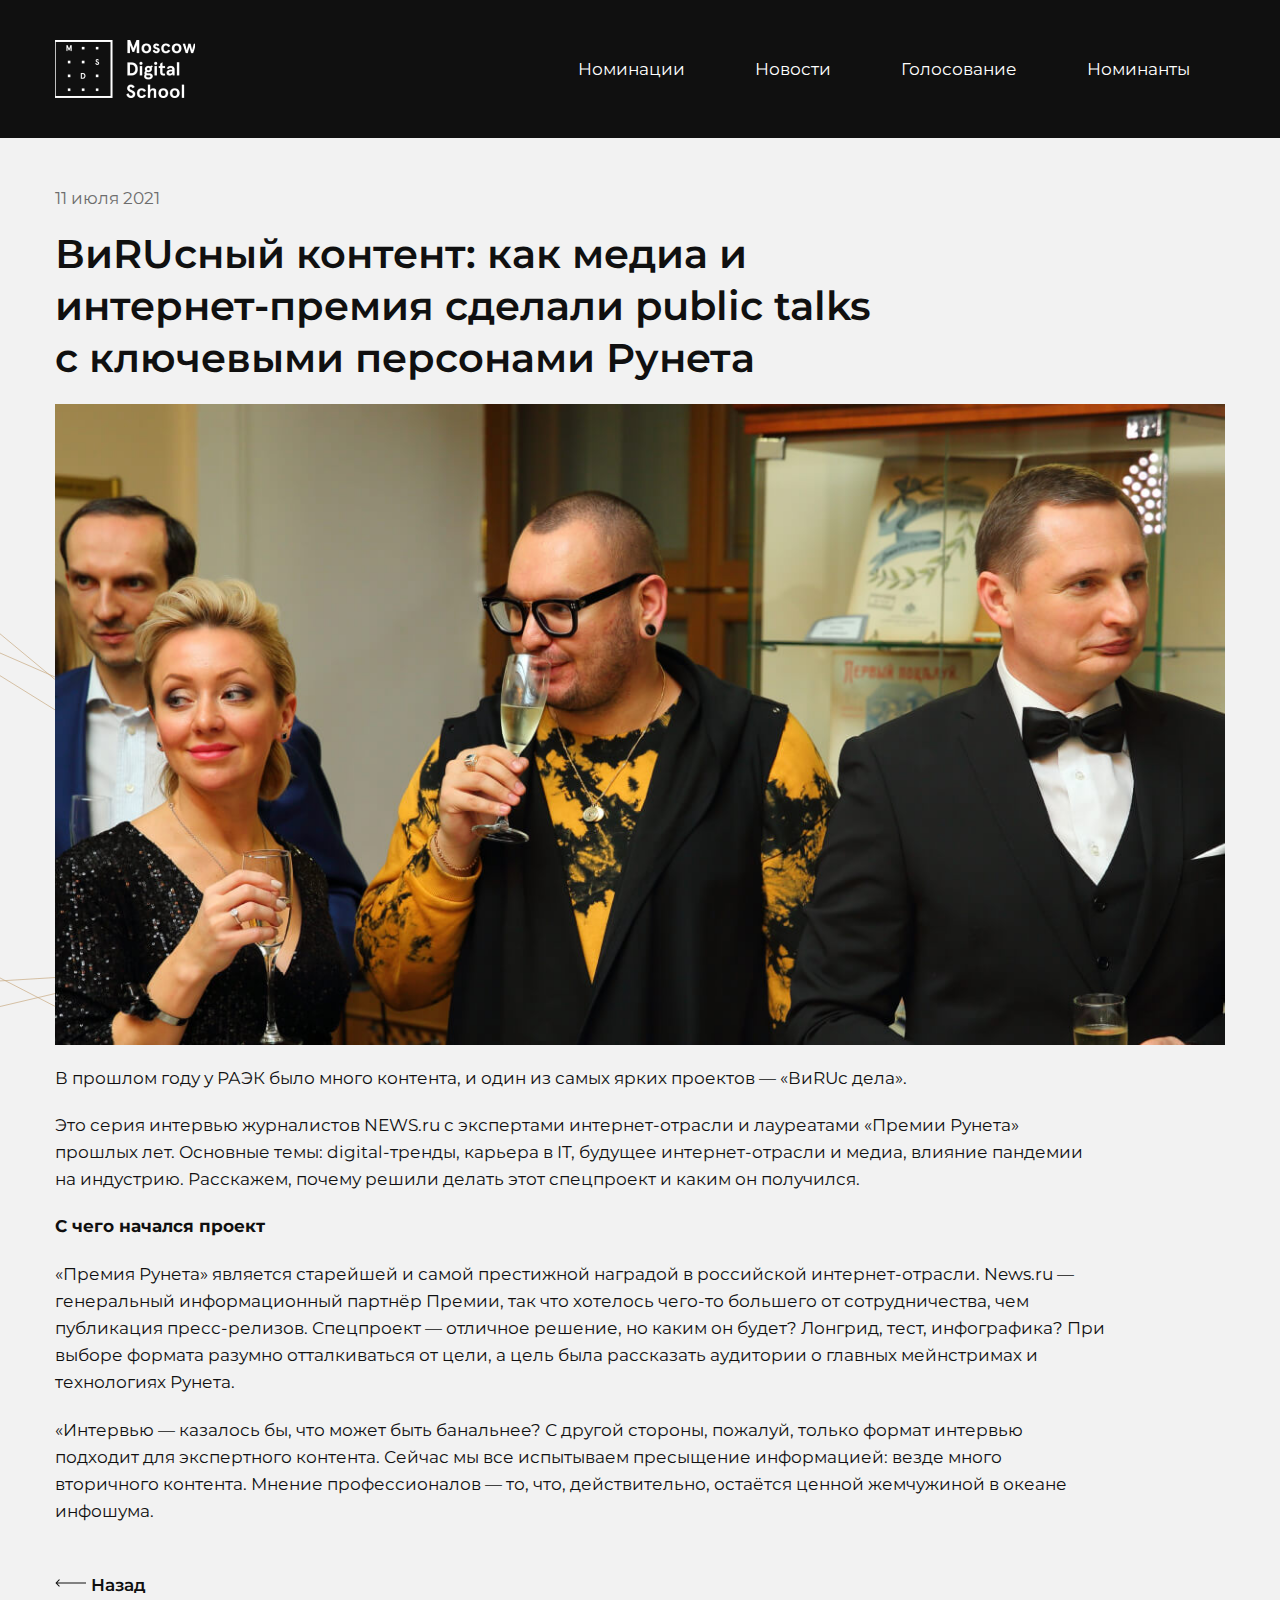
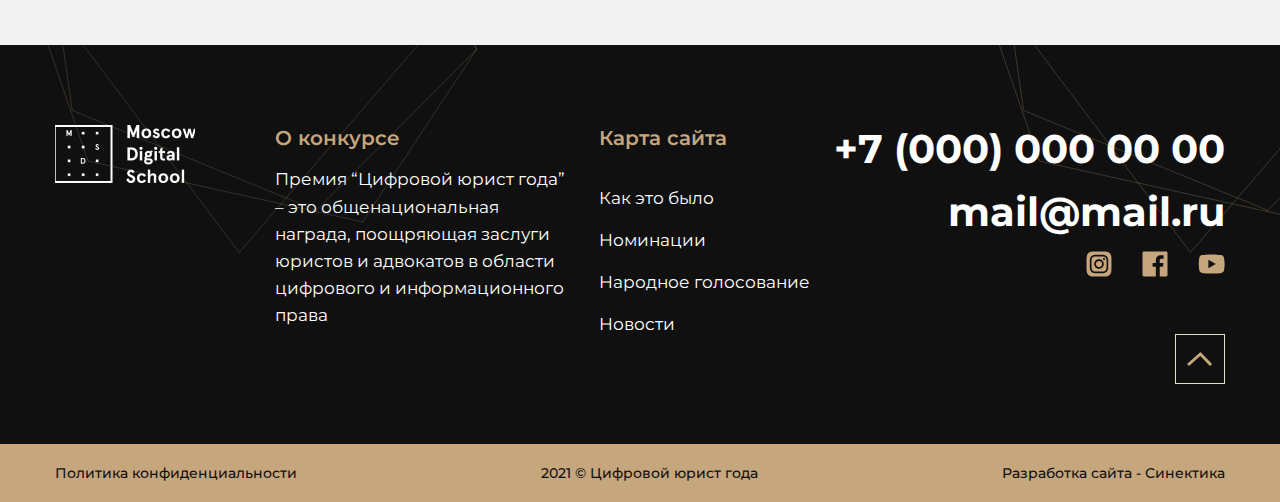
<file: history.html>
<!DOCTYPE html>
<html lang="en">
  <head>
    <meta charset="UTF-8" />
    <meta http-equiv="X-UA-Compatible" content="IE=edge" />
    <meta name="viewport" content="width=device-width, initial-scale=1.0" />
    <title>MoscowDigitalSchool</title>
    <link rel="preconnect" href="https://fonts.googleapis.com" />
    <link rel="preconnect" href="https://fonts.gstatic.com" crossorigin />
    <link
      href="https://fonts.googleapis.com/css2?family=Montserrat:wght@400;500;600;700;800;900&display=swap"
      rel="stylesheet"
    />
    <link rel="stylesheet" href="style/swiper-bundle.min.css" />
    <link rel="stylesheet" href="style/main.css" />
    <link rel="stylesheet" href="style/media.css" />
  </head>
  <body>
    <header class="header header__history-wrap">
      <div class="container">
        <nav
          class="
            d-flex
            header__wrapper header__wrapper-hist
            align-items-center
            justify-content-between
          "
        >
          <div class="header__wrapper-img">
            <a href="index.html">
              <img src="image/ofter/logo.png" alt="Logo" class="header__img" />
            </a>
          </div>
          <div class="header__burger">
            <svg
              class="ham hamRotate ham4"
              viewBox="0 0 100 100"
              width="80"
              onclick="this.classList.toggle('active')"
            >
              <path
                class="line top"
                d="m 70,33 h -40 c 0,0 -8.5,-0.149796 -8.5,8.5 0,8.649796 8.5,8.5 8.5,8.5 h 20 v -20"
              />
              <path class="line middle" d="m 70,50 h -25" />
              <path
                class="line bottom"
                d="m 30,67 h 40 c 0,0 8.5,0.149796 8.5,-8.5 0,-8.649796 -8.5,-8.5 -8.5,-8.5 h -20 v 20"
              />
            </svg>
          </div>
          <div class="header__menu history__menu">
            <div class="header__menu-mobil">
              <ul class="header__list d-flex">
                <li class="header__item">
                  <a href="#" class="header__link">Номинации</a>
                </li>
                <li class="header__item">
                  <a href="news.html" class="header__link">Новости</a>
                </li>
                <li class="header__item">
                  <a href="vote.html" class="header__link">Голосование</a>
                </li>
                <li class="header__item">
                  <a href="howwasit2020.html" class="header__link">Номинанты</a>
                </li>
              </ul>
              <div class="header__network">
                <a href="#" class="footer__network-link">
                  <svg
                    width="26"
                    height="26"
                    viewBox="0 0 26 26"
                    fill="none"
                    xmlns="http://www.w3.org/2000/svg"
                  >
                    <path
                      d="M13 9.9C12.3869 9.9 11.7875 10.0818 11.2777 10.4224C10.7679 10.7631 10.3706 11.2472 10.136 11.8137C9.90134 12.3801 9.83995 13.0034 9.95957 13.6048C10.0792 14.2061 10.3744 14.7585 10.808 15.192C11.2415 15.6256 11.7939 15.9208 12.3952 16.0404C12.9966 16.16 13.6199 16.0987 14.1863 15.864C14.7528 15.6294 15.2369 15.2321 15.5776 14.7223C15.9182 14.2125 16.1 13.6131 16.1 13C16.1 12.5929 16.0198 12.1898 15.864 11.8137C15.7082 11.4376 15.4799 11.0958 15.192 10.808C14.9042 10.5201 14.5624 10.2918 14.1863 10.136C13.8102 9.98018 13.4071 9.9 13 9.9ZM25.4125 6.8375C25.4059 5.8722 25.2282 4.91571 24.8875 4.0125C24.6366 3.35157 24.2484 2.75137 23.7485 2.25148C23.2486 1.7516 22.6484 1.3634 21.9875 1.1125C21.0843 0.77183 20.1278 0.594076 19.1625 0.5875C17.55 0.5 17.075 0.5 13 0.5C8.925 0.5 8.45 0.5 6.8375 0.5875C5.8722 0.594076 4.91571 0.77183 4.0125 1.1125C3.35158 1.3634 2.75137 1.7516 2.25148 2.25148C1.7516 2.75137 1.3634 3.35157 1.1125 4.0125C0.77183 4.91571 0.594076 5.8722 0.5875 6.8375C0.5 8.45 0.5 8.925 0.5 13C0.5 17.075 0.5 17.55 0.5875 19.1625C0.600955 20.1312 0.778468 21.0906 1.1125 22C1.36229 22.6579 1.75016 23.2546 2.25 23.75C2.74774 24.2529 3.34924 24.6411 4.0125 24.8875C4.91571 25.2282 5.8722 25.4059 6.8375 25.4125C8.45 25.5 8.925 25.5 13 25.5C17.075 25.5 17.55 25.5 19.1625 25.4125C20.1278 25.4059 21.0843 25.2282 21.9875 24.8875C22.6508 24.6411 23.2523 24.2529 23.75 23.75C24.2498 23.2546 24.6377 22.6579 24.8875 22C25.2278 21.0924 25.4056 20.1318 25.4125 19.1625C25.5 17.55 25.5 17.075 25.5 13C25.5 8.925 25.5 8.45 25.4125 6.8375ZM22.2375 16.8375C22.1974 17.6089 22.0328 18.3687 21.75 19.0875C21.5073 19.6871 21.1466 20.2318 20.6892 20.6892C20.2318 21.1466 19.6871 21.5073 19.0875 21.75C18.3619 22.017 17.5978 22.1647 16.825 22.1875C15.8375 22.1875 15.575 22.1875 13 22.1875C10.425 22.1875 10.1625 22.1875 9.175 22.1875C8.40216 22.1647 7.63811 22.017 6.9125 21.75C6.29263 21.5196 5.73285 21.1522 5.275 20.675C4.82208 20.2266 4.47231 19.6848 4.25 19.0875C3.98195 18.3626 3.83826 17.5977 3.825 16.825C3.825 15.8375 3.825 15.575 3.825 13C3.825 10.425 3.825 10.1625 3.825 9.175C3.83826 8.40228 3.98195 7.63736 4.25 6.9125C4.48035 6.29263 4.84784 5.73285 5.325 5.275C5.77542 4.82453 6.31658 4.47512 6.9125 4.25C7.63811 3.98301 8.40216 3.83526 9.175 3.8125C10.1625 3.8125 10.425 3.8125 13 3.8125C15.575 3.8125 15.8375 3.8125 16.825 3.8125C17.5978 3.83526 18.3619 3.98301 19.0875 4.25C19.7074 4.48035 20.2672 4.84784 20.725 5.325C21.1779 5.77344 21.5277 6.31517 21.75 6.9125C22.017 7.63811 22.1647 8.40216 22.1875 9.175C22.1875 10.1625 22.1875 10.425 22.1875 13C22.1875 15.575 22.275 15.8375 22.2375 16.825V16.8375ZM20.2375 7.5375C20.0887 7.13373 19.854 6.76705 19.5497 6.46277C19.2454 6.15848 18.8788 5.92383 18.475 5.775C17.9206 5.58283 17.3367 5.48974 16.75 5.5C15.775 5.5 15.5 5.5 13 5.5C10.5 5.5 10.225 5.5 9.25 5.5C8.66033 5.50576 8.07634 5.61579 7.525 5.825C7.12741 5.96707 6.76462 6.19214 6.46073 6.48525C6.15684 6.77836 5.91883 7.1328 5.7625 7.525C5.58097 8.08171 5.49229 8.66449 5.5 9.25C5.5 10.225 5.5 10.5 5.5 13C5.5 15.5 5.5 15.775 5.5 16.75C5.51239 17.339 5.62221 17.9219 5.825 18.475C5.97383 18.8788 6.20848 19.2454 6.51277 19.5497C6.81705 19.854 7.18373 20.0887 7.5875 20.2375C8.12083 20.4336 8.68207 20.5434 9.25 20.5625C10.225 20.5625 10.5 20.5625 13 20.5625C15.5 20.5625 15.775 20.5625 16.75 20.5625C17.3397 20.5567 17.9237 20.4467 18.475 20.2375C18.8788 20.0887 19.2454 19.854 19.5497 19.5497C19.854 19.2454 20.0887 18.8788 20.2375 18.475C20.4467 17.9237 20.5567 17.3397 20.5625 16.75C20.5625 15.775 20.5625 15.5 20.5625 13C20.5625 10.5 20.5625 10.225 20.5625 9.25C20.5629 8.65975 20.4526 8.07465 20.2375 7.525V7.5375ZM13 17.775C12.3735 17.775 11.7532 17.6514 11.1746 17.4113C10.5959 17.1712 10.0704 16.8192 9.62798 16.3757C9.18557 15.9321 8.83503 15.4056 8.59643 14.8264C8.35783 14.2471 8.23586 13.6265 8.2375 13C8.2375 12.0551 8.51787 11.1314 9.04311 10.3459C9.56835 9.56034 10.3148 8.94833 11.1881 8.58729C12.0613 8.22625 13.0221 8.13243 13.9487 8.31769C14.8753 8.50295 15.7261 8.95896 16.3934 9.62801C17.0607 10.2971 17.5144 11.149 17.6973 12.0761C17.8801 13.0032 17.7838 13.9637 17.4204 14.836C17.0571 15.7083 16.4431 16.4532 15.6562 16.9764C14.8694 17.4995 13.9449 17.7775 13 17.775ZM18 9.1625C17.7237 9.13325 17.468 9.00278 17.2821 8.79621C17.0963 8.58965 16.9934 8.32162 16.9934 8.04375C16.9934 7.76588 17.0963 7.49785 17.2821 7.29129C17.468 7.08472 17.7237 6.95425 18 6.925C18.2763 6.95425 18.532 7.08472 18.7179 7.29129C18.9037 7.49785 19.0066 7.76588 19.0066 8.04375C19.0066 8.32162 18.9037 8.58965 18.7179 8.79621C18.532 9.00278 18.2763 9.13325 18 9.1625Z"
                      fill="#C6A67D"
                    />
                  </svg>
                </a>
                <a href="#" class="footer__network-link">
                  <svg
                    width="26"
                    height="26"
                    viewBox="0 0 26 26"
                    fill="none"
                    xmlns="http://www.w3.org/2000/svg"
                  >
                    <path
                      d="M24.1198 0.5H1.88021C1.11771 0.5 0.5 1.11771 0.5 1.88021V24.1208C0.5 24.8823 1.11771 25.5 1.88021 25.5H13.8542V15.8187H10.5958V12.0458H13.8542V9.26354C13.8542 6.03438 15.826 4.27604 18.7073 4.27604C20.0875 4.27604 21.2729 4.37917 21.6188 4.425V7.8L19.6208 7.80104C18.0542 7.80104 17.751 8.54583 17.751 9.6375V12.0469H21.4875L21.001 15.8198H17.751V25.5H24.1219C24.8823 25.5 25.5 24.8823 25.5 24.1198V1.88021C25.5 1.11771 24.8823 0.5 24.1198 0.5V0.5Z"
                      fill="#C6A67D"
                    />
                  </svg>
                </a>
                <a href="#" class="footer__network-link">
                  <svg
                    width="27"
                    height="20"
                    viewBox="0 0 27 20"
                    fill="none"
                    xmlns="http://www.w3.org/2000/svg"
                  >
                    <path
                      d="M25.9394 3.6999C25.7003 2.38037 24.5612 1.41943 23.2394 1.11943C21.2612 0.699902 17.6003 0.399902 13.6394 0.399902C9.68076 0.399902 5.96123 0.699902 3.98076 1.11943C2.66123 1.41943 1.51982 2.31943 1.28076 3.6999C1.03936 5.1999 0.800293 7.2999 0.800293 9.9999C0.800293 12.6999 1.03936 14.7999 1.33936 16.2999C1.58076 17.6194 2.71982 18.5804 4.03936 18.8804C6.13936 19.2999 9.73936 19.5999 13.7003 19.5999C17.6612 19.5999 21.2612 19.2999 23.3612 18.8804C24.6808 18.5804 25.8198 17.6804 26.0612 16.2999C26.3003 14.7999 26.6003 12.639 26.6612 9.9999C26.5394 7.2999 26.2394 5.1999 25.9394 3.6999ZM10.4003 14.1999V5.7999L17.7198 9.9999L10.4003 14.1999Z"
                      fill="#C6A67D"
                    />
                  </svg>
                </a>
              </div>
              <div class="header__contact">
                <a href="#" class="header__phone">+7 (000) 000 00 00</a>
                <a href="#" class="header__mail">mail@mail.ru</a>
              </div>
            </div>
          </div>
        </nav>
      </div>
    </header>
    <div class="wrapper">
      <main class="main">
        <section class="history">
          <div class="container">
            <div class="new__inner history__inner">
              <p class="new__date date">11 июля 2021</p>
              <p class="new__title main-text history__title">
                ВиRUсный контент: как медиа и интернет-премия сделали public
                talks  с ключевыми персонами Рунета
              </p>
              <div class="history__img-wrapper">
                <img
                  src="image/history/photo.jpg"
                  alt="photo"
                  class="news__img"
                />
              </div>
              <p class="new__text history__text text">
                <span class="paragraph">
                  В прошлом году у РАЭК было много контента, и один из самых
                  ярких проектов — «ВиRUс дела».
                </span>
                <span class="paragraph">
                  Это серия интервью журналистов NEWS.ru с экспертами
                  интернет-отрасли и лауреатами «Премии Рунета»   прошлых лет.
                  Основные темы: digital-тренды, карьера в IT, будущее
                  интернет-отрасли и медиа, влияние пандемии  на индустрию.
                  Расскажем, почему решили делать этот спецпроект и каким он
                  получился.
                </span>
                <span class="paragraph">
                  <b> С чего начался проект </b>
                </span>
                <span class="paragraph">
                  «Премия Рунета» является старейшей и самой престижной наградой
                  в российской интернет-отрасли. News.ru — генеральный
                  информационный партнёр Премии, так что хотелось чего-то
                  большего от сотрудничества, чем публикация пресс-релизов.
                  Спецпроект — отличное решение, но каким он будет? Лонгрид,
                  тест, инфографика? При выборе формата разумно отталкиваться от
                  цели, а цель была рассказать аудитории о главных мейнстримах и
                  технологиях Рунета.
                </span>

                <span class="paragraph">
                  «Интервью — казалось бы, что может быть банальнее? С другой
                  стороны, пожалуй, только формат интервью подходит для
                  экспертного контента. Сейчас мы все испытываем пресыщение
                  информацией: везде много вторичного контента. Мнение
                  профессионалов — то, что, действительно, остаётся ценной
                  жемчужиной в океане инфошума.
                </span>
              </p>
              <a href="news.html" class="new__more">
                <span class="new__arrow exit"
                  ><svg
                    width="31"
                    height="8"
                    viewBox="0 0 31 8"
                    fill="none"
                    xmlns="http://www.w3.org/2000/svg"
                  >
                    <path
                      d="M30.3536 4.35355C30.5488 4.15829 30.5488 3.84171 30.3536 3.64645L27.1716 0.464466C26.9763 0.269204 26.6597 0.269204 26.4645 0.464466C26.2692 0.659728 26.2692 0.976311 26.4645 1.17157L29.2929 4L26.4645 6.82843C26.2692 7.02369 26.2692 7.34027 26.4645 7.53553C26.6597 7.7308 26.9763 7.7308 27.1716 7.53553L30.3536 4.35355ZM0 4.5H30V3.5H0V4.5Z"
                      fill="#101010"
                    />
                  </svg>
                </span>
                Назад
              </a>
            </div>
          </div>
        </section>
      </main>
      <footer class="footer">
        <div class="footer__top">
          <div class="mouse-parallax-bg footer__top-parallax"></div>
          <div class="container">
            <div class="footer__wrapper">
              <div class="footer__logo-wrapper">
                <img
                  src="image/ofter/logo.png"
                  alt="Logo"
                  class="footer__img"
                />
              </div>
              <div class="footer__about">
                <h4 class="footer__title">О конкурсе</h4>
                <p class="footer__info text">
                  Премия “Цифровой юрист года” – это общенациональная награда,
                  поощряющая заслуги юристов и адвокатов в области цифрового и
                  информационного права
                </p>
              </div>
              <div class="footer__menu">
                <h4 class="footer__title">Карта сайта</h4>
                <ul class="footer__list">
                  <li class="footer__item">
                    <a href="#" class="footer__menu-link text emphasis"
                      >Как это было
                    </a>
                  </li>
                  <li class="footer__item">
                    <a href="#" class="footer__menu-link text emphasis"
                      >Номинации
                    </a>
                  </li>
                  <li class="footer__item">
                    <a href="#" class="footer__menu-link text emphasis"
                      >Народное голосование
                    </a>
                  </li>
                  <li class="footer__item">
                    <a href="#" class="footer__menu-link text emphasis"
                      >Новости</a
                    >
                  </li>
                </ul>
              </div>
              <div class="footer__contact">
                <h3 class="footer__phone">+7 (000) 000 00 00</h3>
                <h3 class="footer__mail">
                  <a href="#" class="footer__mail-link">mail@mail.ru</a>
                </h3>
                <div class="footer__network">
                  <a href="#" class="footer__network-link">
                    <svg
                      width="26"
                      height="26"
                      viewBox="0 0 26 26"
                      fill="none"
                      xmlns="http://www.w3.org/2000/svg"
                    >
                      <path
                        d="M13 9.9C12.3869 9.9 11.7875 10.0818 11.2777 10.4224C10.7679 10.7631 10.3706 11.2472 10.136 11.8137C9.90134 12.3801 9.83995 13.0034 9.95957 13.6048C10.0792 14.2061 10.3744 14.7585 10.808 15.192C11.2415 15.6256 11.7939 15.9208 12.3952 16.0404C12.9966 16.16 13.6199 16.0987 14.1863 15.864C14.7528 15.6294 15.2369 15.2321 15.5776 14.7223C15.9182 14.2125 16.1 13.6131 16.1 13C16.1 12.5929 16.0198 12.1898 15.864 11.8137C15.7082 11.4376 15.4799 11.0958 15.192 10.808C14.9042 10.5201 14.5624 10.2918 14.1863 10.136C13.8102 9.98018 13.4071 9.9 13 9.9ZM25.4125 6.8375C25.4059 5.8722 25.2282 4.91571 24.8875 4.0125C24.6366 3.35157 24.2484 2.75137 23.7485 2.25148C23.2486 1.7516 22.6484 1.3634 21.9875 1.1125C21.0843 0.77183 20.1278 0.594076 19.1625 0.5875C17.55 0.5 17.075 0.5 13 0.5C8.925 0.5 8.45 0.5 6.8375 0.5875C5.8722 0.594076 4.91571 0.77183 4.0125 1.1125C3.35158 1.3634 2.75137 1.7516 2.25148 2.25148C1.7516 2.75137 1.3634 3.35157 1.1125 4.0125C0.77183 4.91571 0.594076 5.8722 0.5875 6.8375C0.5 8.45 0.5 8.925 0.5 13C0.5 17.075 0.5 17.55 0.5875 19.1625C0.600955 20.1312 0.778468 21.0906 1.1125 22C1.36229 22.6579 1.75016 23.2546 2.25 23.75C2.74774 24.2529 3.34924 24.6411 4.0125 24.8875C4.91571 25.2282 5.8722 25.4059 6.8375 25.4125C8.45 25.5 8.925 25.5 13 25.5C17.075 25.5 17.55 25.5 19.1625 25.4125C20.1278 25.4059 21.0843 25.2282 21.9875 24.8875C22.6508 24.6411 23.2523 24.2529 23.75 23.75C24.2498 23.2546 24.6377 22.6579 24.8875 22C25.2278 21.0924 25.4056 20.1318 25.4125 19.1625C25.5 17.55 25.5 17.075 25.5 13C25.5 8.925 25.5 8.45 25.4125 6.8375ZM22.2375 16.8375C22.1974 17.6089 22.0328 18.3687 21.75 19.0875C21.5073 19.6871 21.1466 20.2318 20.6892 20.6892C20.2318 21.1466 19.6871 21.5073 19.0875 21.75C18.3619 22.017 17.5978 22.1647 16.825 22.1875C15.8375 22.1875 15.575 22.1875 13 22.1875C10.425 22.1875 10.1625 22.1875 9.175 22.1875C8.40216 22.1647 7.63811 22.017 6.9125 21.75C6.29263 21.5196 5.73285 21.1522 5.275 20.675C4.82208 20.2266 4.47231 19.6848 4.25 19.0875C3.98195 18.3626 3.83826 17.5977 3.825 16.825C3.825 15.8375 3.825 15.575 3.825 13C3.825 10.425 3.825 10.1625 3.825 9.175C3.83826 8.40228 3.98195 7.63736 4.25 6.9125C4.48035 6.29263 4.84784 5.73285 5.325 5.275C5.77542 4.82453 6.31658 4.47512 6.9125 4.25C7.63811 3.98301 8.40216 3.83526 9.175 3.8125C10.1625 3.8125 10.425 3.8125 13 3.8125C15.575 3.8125 15.8375 3.8125 16.825 3.8125C17.5978 3.83526 18.3619 3.98301 19.0875 4.25C19.7074 4.48035 20.2672 4.84784 20.725 5.325C21.1779 5.77344 21.5277 6.31517 21.75 6.9125C22.017 7.63811 22.1647 8.40216 22.1875 9.175C22.1875 10.1625 22.1875 10.425 22.1875 13C22.1875 15.575 22.275 15.8375 22.2375 16.825V16.8375ZM20.2375 7.5375C20.0887 7.13373 19.854 6.76705 19.5497 6.46277C19.2454 6.15848 18.8788 5.92383 18.475 5.775C17.9206 5.58283 17.3367 5.48974 16.75 5.5C15.775 5.5 15.5 5.5 13 5.5C10.5 5.5 10.225 5.5 9.25 5.5C8.66033 5.50576 8.07634 5.61579 7.525 5.825C7.12741 5.96707 6.76462 6.19214 6.46073 6.48525C6.15684 6.77836 5.91883 7.1328 5.7625 7.525C5.58097 8.08171 5.49229 8.66449 5.5 9.25C5.5 10.225 5.5 10.5 5.5 13C5.5 15.5 5.5 15.775 5.5 16.75C5.51239 17.339 5.62221 17.9219 5.825 18.475C5.97383 18.8788 6.20848 19.2454 6.51277 19.5497C6.81705 19.854 7.18373 20.0887 7.5875 20.2375C8.12083 20.4336 8.68207 20.5434 9.25 20.5625C10.225 20.5625 10.5 20.5625 13 20.5625C15.5 20.5625 15.775 20.5625 16.75 20.5625C17.3397 20.5567 17.9237 20.4467 18.475 20.2375C18.8788 20.0887 19.2454 19.854 19.5497 19.5497C19.854 19.2454 20.0887 18.8788 20.2375 18.475C20.4467 17.9237 20.5567 17.3397 20.5625 16.75C20.5625 15.775 20.5625 15.5 20.5625 13C20.5625 10.5 20.5625 10.225 20.5625 9.25C20.5629 8.65975 20.4526 8.07465 20.2375 7.525V7.5375ZM13 17.775C12.3735 17.775 11.7532 17.6514 11.1746 17.4113C10.5959 17.1712 10.0704 16.8192 9.62798 16.3757C9.18557 15.9321 8.83503 15.4056 8.59643 14.8264C8.35783 14.2471 8.23586 13.6265 8.2375 13C8.2375 12.0551 8.51787 11.1314 9.04311 10.3459C9.56835 9.56034 10.3148 8.94833 11.1881 8.58729C12.0613 8.22625 13.0221 8.13243 13.9487 8.31769C14.8753 8.50295 15.7261 8.95896 16.3934 9.62801C17.0607 10.2971 17.5144 11.149 17.6973 12.0761C17.8801 13.0032 17.7838 13.9637 17.4204 14.836C17.0571 15.7083 16.4431 16.4532 15.6562 16.9764C14.8694 17.4995 13.9449 17.7775 13 17.775ZM18 9.1625C17.7237 9.13325 17.468 9.00278 17.2821 8.79621C17.0963 8.58965 16.9934 8.32162 16.9934 8.04375C16.9934 7.76588 17.0963 7.49785 17.2821 7.29129C17.468 7.08472 17.7237 6.95425 18 6.925C18.2763 6.95425 18.532 7.08472 18.7179 7.29129C18.9037 7.49785 19.0066 7.76588 19.0066 8.04375C19.0066 8.32162 18.9037 8.58965 18.7179 8.79621C18.532 9.00278 18.2763 9.13325 18 9.1625Z"
                        fill="#C6A67D"
                      />
                    </svg>
                  </a>
                  <a href="#" class="footer__network-link">
                    <svg
                      width="26"
                      height="26"
                      viewBox="0 0 26 26"
                      fill="none"
                      xmlns="http://www.w3.org/2000/svg"
                    >
                      <path
                        d="M24.1198 0.5H1.88021C1.11771 0.5 0.5 1.11771 0.5 1.88021V24.1208C0.5 24.8823 1.11771 25.5 1.88021 25.5H13.8542V15.8187H10.5958V12.0458H13.8542V9.26354C13.8542 6.03438 15.826 4.27604 18.7073 4.27604C20.0875 4.27604 21.2729 4.37917 21.6188 4.425V7.8L19.6208 7.80104C18.0542 7.80104 17.751 8.54583 17.751 9.6375V12.0469H21.4875L21.001 15.8198H17.751V25.5H24.1219C24.8823 25.5 25.5 24.8823 25.5 24.1198V1.88021C25.5 1.11771 24.8823 0.5 24.1198 0.5V0.5Z"
                        fill="#C6A67D"
                      />
                    </svg>
                  </a>
                  <a href="#" class="footer__network-link">
                    <svg
                      width="27"
                      height="20"
                      viewBox="0 0 27 20"
                      fill="none"
                      xmlns="http://www.w3.org/2000/svg"
                    >
                      <path
                        d="M25.9394 3.6999C25.7003 2.38037 24.5612 1.41943 23.2394 1.11943C21.2612 0.699902 17.6003 0.399902 13.6394 0.399902C9.68076 0.399902 5.96123 0.699902 3.98076 1.11943C2.66123 1.41943 1.51982 2.31943 1.28076 3.6999C1.03936 5.1999 0.800293 7.2999 0.800293 9.9999C0.800293 12.6999 1.03936 14.7999 1.33936 16.2999C1.58076 17.6194 2.71982 18.5804 4.03936 18.8804C6.13936 19.2999 9.73936 19.5999 13.7003 19.5999C17.6612 19.5999 21.2612 19.2999 23.3612 18.8804C24.6808 18.5804 25.8198 17.6804 26.0612 16.2999C26.3003 14.7999 26.6003 12.639 26.6612 9.9999C26.5394 7.2999 26.2394 5.1999 25.9394 3.6999ZM10.4003 14.1999V5.7999L17.7198 9.9999L10.4003 14.1999Z"
                        fill="#C6A67D"
                      />
                    </svg>
                  </a>
                </div>
              </div>
            </div>
            <a href="javascript:smoothJumpUp()" class="footer__arrow">
              <svg
                width="26"
                height="16"
                viewBox="0 0 26 16"
                fill="none"
                xmlns="http://www.w3.org/2000/svg"
              >
                <path
                  d="M24 14L13.3846 3L1 14"
                  stroke="#C6A67D"
                  stroke-width="3"
                />
              </svg>
            </a>
          </div>
        </div>
        <div class="footer__bottom">
          <div class="container">
            <div class="footer__bottom-wrapper d-flex justify-content-between">
              <a href="#" class="footer__link-bottom emphasis"
                >Политика конфиденциальности</a
              >
              <p href="#" class="footer__text-bottom">
                2021 © Цифровой юрист года
              </p>
              <a href="#" class="footer__link-bottom emphasis"
                >Разработка сайта - Синектика</a
              >
            </div>
          </div>
        </div>
      </footer>
    </div>

    <script src="js/swiper-bundle.min.js"></script>
    <script src="js/main.js"></script>
  </body>
</html>
</file>
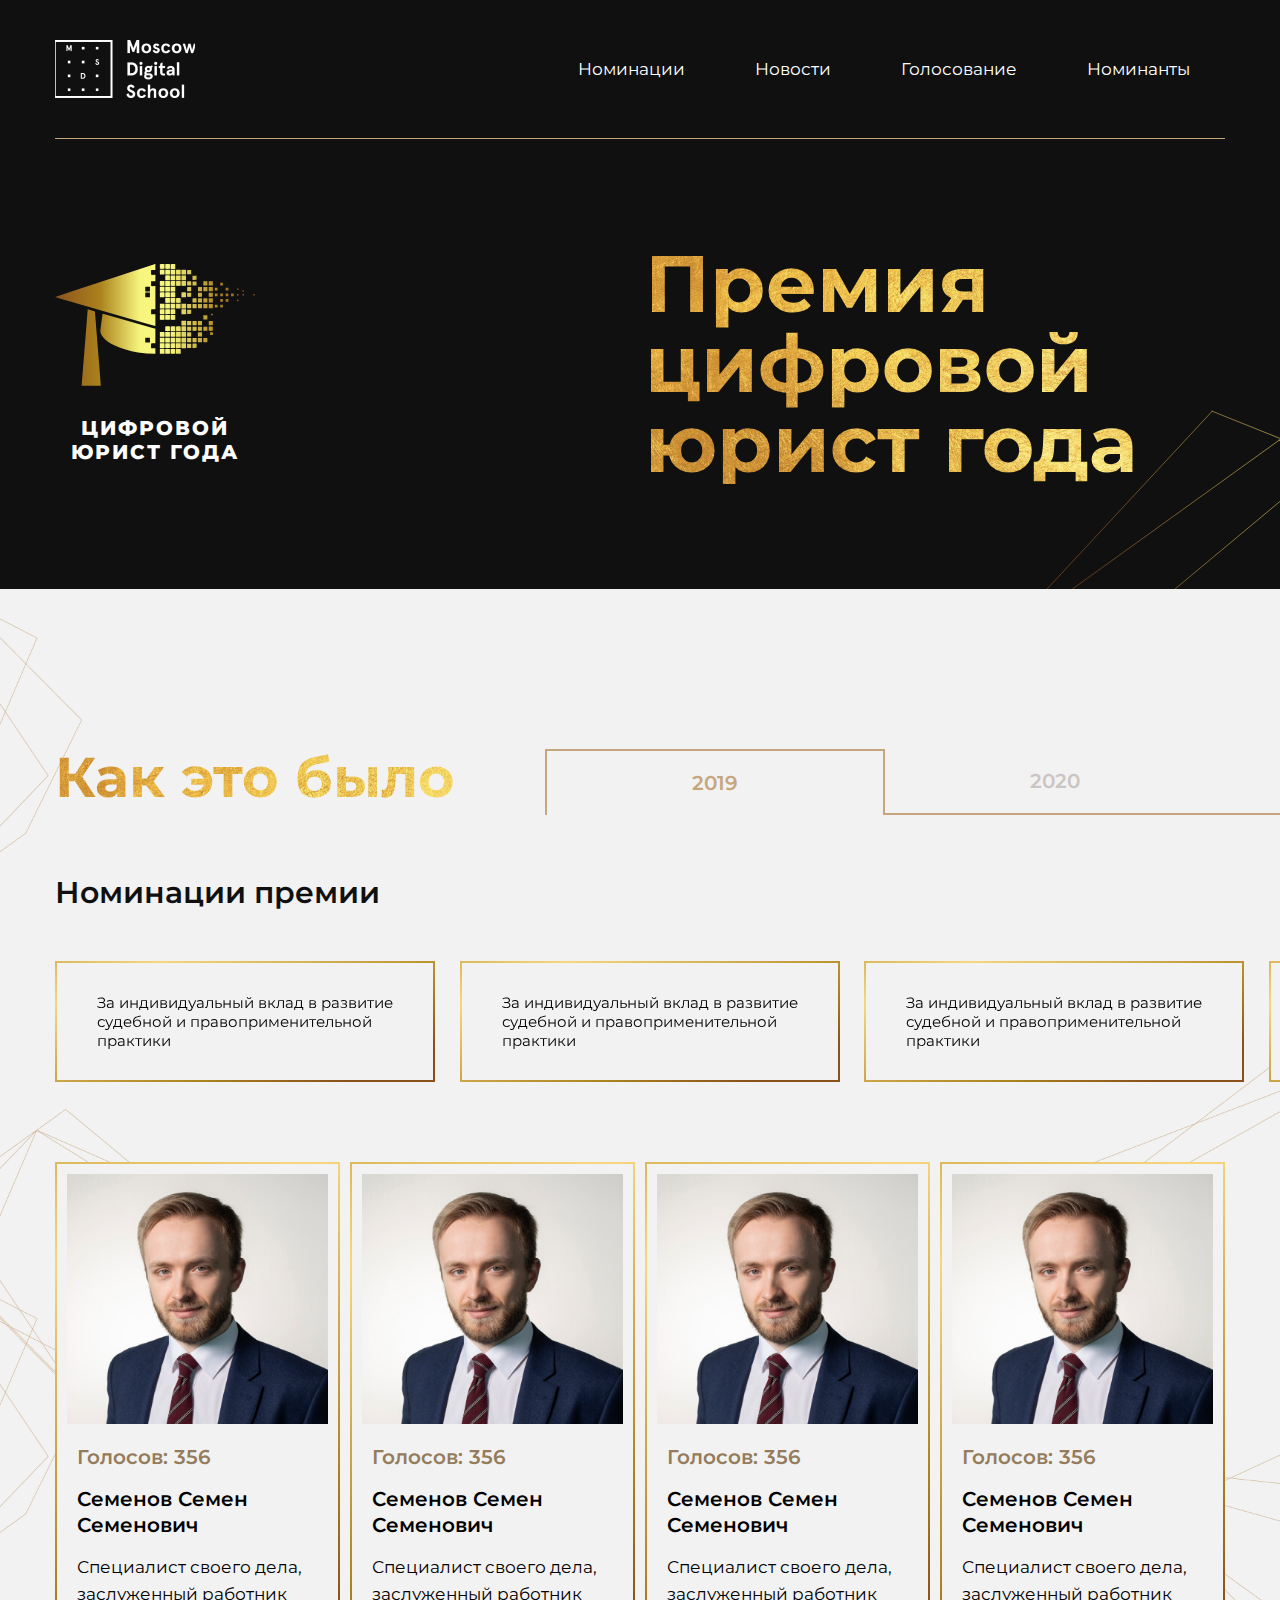
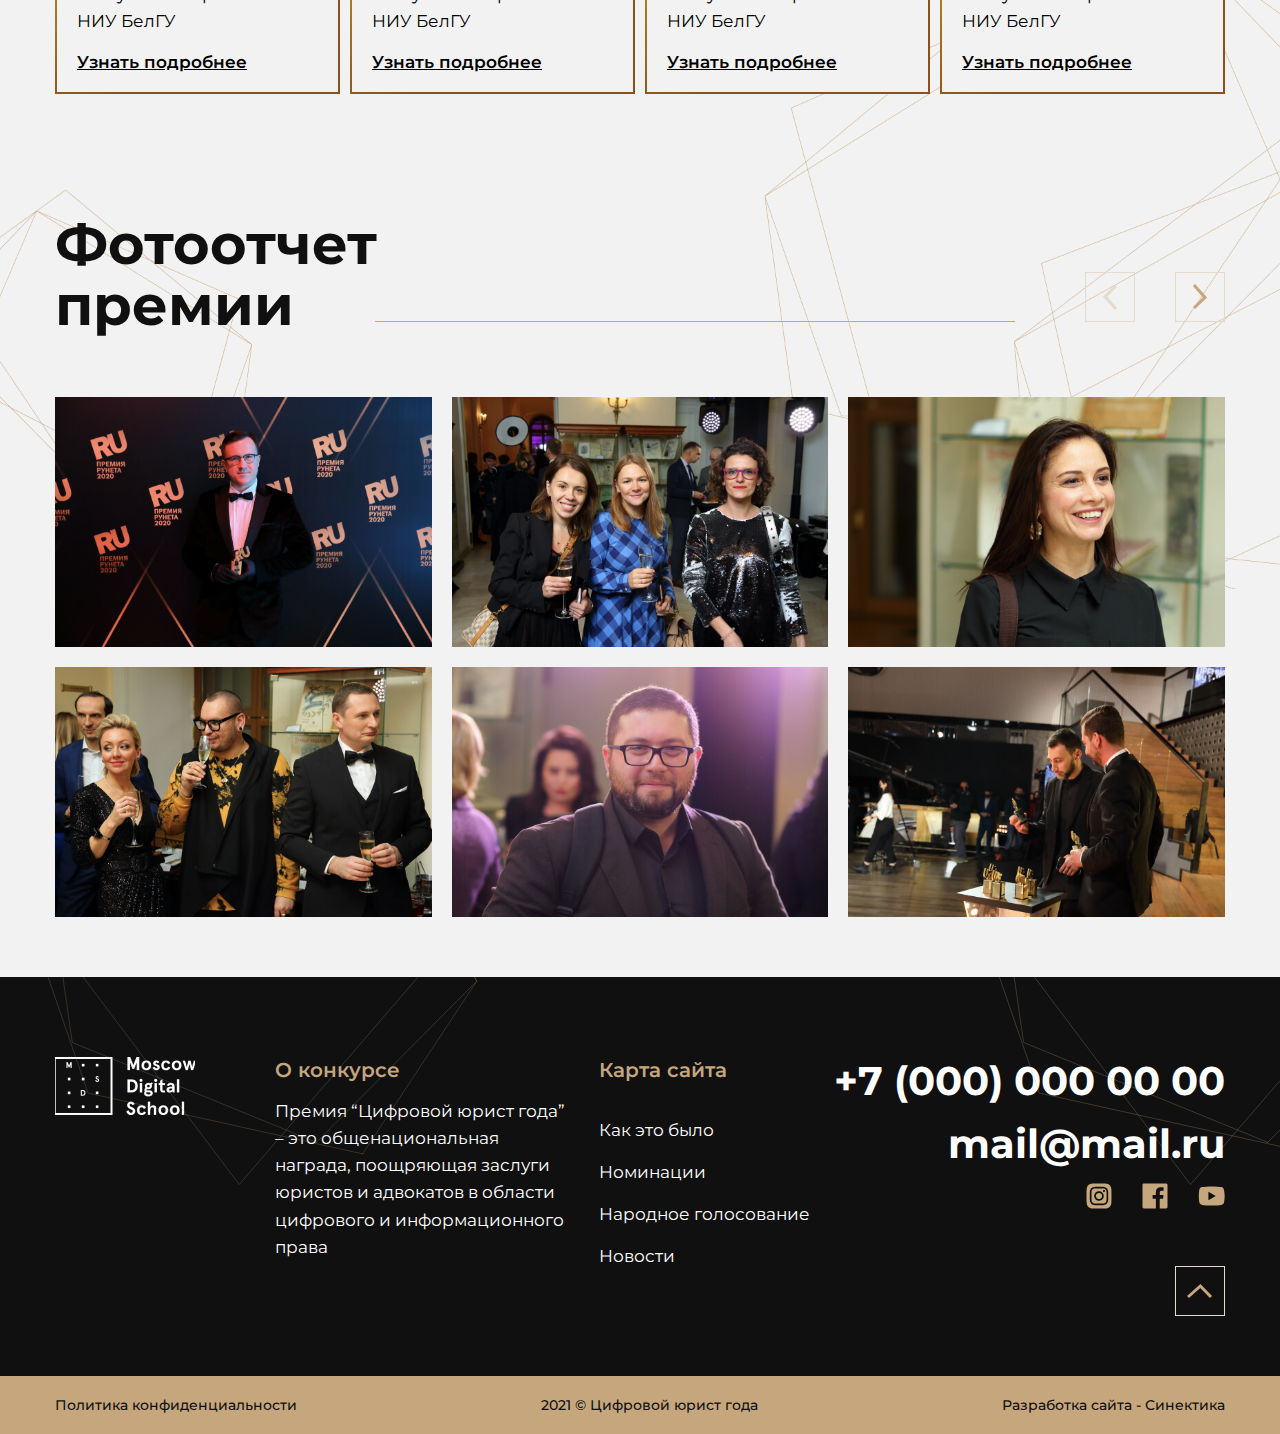
<file: howwasit2019.html>
<!DOCTYPE html>
<html lang="en">
  <head>
    <meta charset="UTF-8" />
    <meta http-equiv="X-UA-Compatible" content="IE=edge" />
    <meta name="viewport" content="width=device-width, initial-scale=1.0" />
    <title>MoscowDigitalSchool</title>
    <link rel="preconnect" href="https://fonts.googleapis.com" />
    <link rel="preconnect" href="https://fonts.gstatic.com" crossorigin />
    <link
      href="https://fonts.googleapis.com/css2?family=Montserrat:wght@400;500;600;700;800;900&display=swap"
      rel="stylesheet"
    />
    <link rel="stylesheet" href="style/swiper-bundle.min.css" />
    <link rel="stylesheet" href="style/fancybox.css" />
    <link rel="stylesheet" href="style/main.css" />
    <link rel="stylesheet" href="style/media.css" />
  </head>
  <body>
    <header class="header vote__header">
      <div class="container">
        <nav
          class="
            header__wrapper
            d-flex
            align-items-center
            justify-content-between
          "
        >
          <div class="header__wrapper-img">
            <a href="index.html">
              <img src="image/ofter/logo.png" alt="Logo" class="header__img" />
            </a>
          </div>
          <div class="header__burger">
            <svg
              class="ham hamRotate ham4"
              viewBox="0 0 100 100"
              width="80"
              onclick="this.classList.toggle('active')"
            >
              <path
                class="line top"
                d="m 70,33 h -40 c 0,0 -8.5,-0.149796 -8.5,8.5 0,8.649796 8.5,8.5 8.5,8.5 h 20 v -20"
              />
              <path class="line middle" d="m 70,50 h -25" />
              <path
                class="line bottom"
                d="m 30,67 h 40 c 0,0 8.5,0.149796 8.5,-8.5 0,-8.649796 -8.5,-8.5 -8.5,-8.5 h -20 v 20"
              />
            </svg>
          </div>
          <div class="header__menu">
            <div class="header__menu-mobil">
              <ul class="header__list d-flex">
                <li class="header__item">
                  <a href="#" class="header__link">Номинации</a>
                </li>
                <li class="header__item">
                  <a href="news.html" class="header__link">Новости</a>
                </li>
                <li class="header__item">
                  <a href="vote.html" class="header__link">Голосование</a>
                </li>
                <li class="header__item">
                  <a href="howwasit2020.html" class="header__link">Номинанты</a>
                </li>
              </ul>
              <div class="header__network">
                <a href="#" class="footer__network-link">
                  <svg
                    width="26"
                    height="26"
                    viewBox="0 0 26 26"
                    fill="none"
                    xmlns="http://www.w3.org/2000/svg"
                  >
                    <path
                      d="M13 9.9C12.3869 9.9 11.7875 10.0818 11.2777 10.4224C10.7679 10.7631 10.3706 11.2472 10.136 11.8137C9.90134 12.3801 9.83995 13.0034 9.95957 13.6048C10.0792 14.2061 10.3744 14.7585 10.808 15.192C11.2415 15.6256 11.7939 15.9208 12.3952 16.0404C12.9966 16.16 13.6199 16.0987 14.1863 15.864C14.7528 15.6294 15.2369 15.2321 15.5776 14.7223C15.9182 14.2125 16.1 13.6131 16.1 13C16.1 12.5929 16.0198 12.1898 15.864 11.8137C15.7082 11.4376 15.4799 11.0958 15.192 10.808C14.9042 10.5201 14.5624 10.2918 14.1863 10.136C13.8102 9.98018 13.4071 9.9 13 9.9ZM25.4125 6.8375C25.4059 5.8722 25.2282 4.91571 24.8875 4.0125C24.6366 3.35157 24.2484 2.75137 23.7485 2.25148C23.2486 1.7516 22.6484 1.3634 21.9875 1.1125C21.0843 0.77183 20.1278 0.594076 19.1625 0.5875C17.55 0.5 17.075 0.5 13 0.5C8.925 0.5 8.45 0.5 6.8375 0.5875C5.8722 0.594076 4.91571 0.77183 4.0125 1.1125C3.35158 1.3634 2.75137 1.7516 2.25148 2.25148C1.7516 2.75137 1.3634 3.35157 1.1125 4.0125C0.77183 4.91571 0.594076 5.8722 0.5875 6.8375C0.5 8.45 0.5 8.925 0.5 13C0.5 17.075 0.5 17.55 0.5875 19.1625C0.600955 20.1312 0.778468 21.0906 1.1125 22C1.36229 22.6579 1.75016 23.2546 2.25 23.75C2.74774 24.2529 3.34924 24.6411 4.0125 24.8875C4.91571 25.2282 5.8722 25.4059 6.8375 25.4125C8.45 25.5 8.925 25.5 13 25.5C17.075 25.5 17.55 25.5 19.1625 25.4125C20.1278 25.4059 21.0843 25.2282 21.9875 24.8875C22.6508 24.6411 23.2523 24.2529 23.75 23.75C24.2498 23.2546 24.6377 22.6579 24.8875 22C25.2278 21.0924 25.4056 20.1318 25.4125 19.1625C25.5 17.55 25.5 17.075 25.5 13C25.5 8.925 25.5 8.45 25.4125 6.8375ZM22.2375 16.8375C22.1974 17.6089 22.0328 18.3687 21.75 19.0875C21.5073 19.6871 21.1466 20.2318 20.6892 20.6892C20.2318 21.1466 19.6871 21.5073 19.0875 21.75C18.3619 22.017 17.5978 22.1647 16.825 22.1875C15.8375 22.1875 15.575 22.1875 13 22.1875C10.425 22.1875 10.1625 22.1875 9.175 22.1875C8.40216 22.1647 7.63811 22.017 6.9125 21.75C6.29263 21.5196 5.73285 21.1522 5.275 20.675C4.82208 20.2266 4.47231 19.6848 4.25 19.0875C3.98195 18.3626 3.83826 17.5977 3.825 16.825C3.825 15.8375 3.825 15.575 3.825 13C3.825 10.425 3.825 10.1625 3.825 9.175C3.83826 8.40228 3.98195 7.63736 4.25 6.9125C4.48035 6.29263 4.84784 5.73285 5.325 5.275C5.77542 4.82453 6.31658 4.47512 6.9125 4.25C7.63811 3.98301 8.40216 3.83526 9.175 3.8125C10.1625 3.8125 10.425 3.8125 13 3.8125C15.575 3.8125 15.8375 3.8125 16.825 3.8125C17.5978 3.83526 18.3619 3.98301 19.0875 4.25C19.7074 4.48035 20.2672 4.84784 20.725 5.325C21.1779 5.77344 21.5277 6.31517 21.75 6.9125C22.017 7.63811 22.1647 8.40216 22.1875 9.175C22.1875 10.1625 22.1875 10.425 22.1875 13C22.1875 15.575 22.275 15.8375 22.2375 16.825V16.8375ZM20.2375 7.5375C20.0887 7.13373 19.854 6.76705 19.5497 6.46277C19.2454 6.15848 18.8788 5.92383 18.475 5.775C17.9206 5.58283 17.3367 5.48974 16.75 5.5C15.775 5.5 15.5 5.5 13 5.5C10.5 5.5 10.225 5.5 9.25 5.5C8.66033 5.50576 8.07634 5.61579 7.525 5.825C7.12741 5.96707 6.76462 6.19214 6.46073 6.48525C6.15684 6.77836 5.91883 7.1328 5.7625 7.525C5.58097 8.08171 5.49229 8.66449 5.5 9.25C5.5 10.225 5.5 10.5 5.5 13C5.5 15.5 5.5 15.775 5.5 16.75C5.51239 17.339 5.62221 17.9219 5.825 18.475C5.97383 18.8788 6.20848 19.2454 6.51277 19.5497C6.81705 19.854 7.18373 20.0887 7.5875 20.2375C8.12083 20.4336 8.68207 20.5434 9.25 20.5625C10.225 20.5625 10.5 20.5625 13 20.5625C15.5 20.5625 15.775 20.5625 16.75 20.5625C17.3397 20.5567 17.9237 20.4467 18.475 20.2375C18.8788 20.0887 19.2454 19.854 19.5497 19.5497C19.854 19.2454 20.0887 18.8788 20.2375 18.475C20.4467 17.9237 20.5567 17.3397 20.5625 16.75C20.5625 15.775 20.5625 15.5 20.5625 13C20.5625 10.5 20.5625 10.225 20.5625 9.25C20.5629 8.65975 20.4526 8.07465 20.2375 7.525V7.5375ZM13 17.775C12.3735 17.775 11.7532 17.6514 11.1746 17.4113C10.5959 17.1712 10.0704 16.8192 9.62798 16.3757C9.18557 15.9321 8.83503 15.4056 8.59643 14.8264C8.35783 14.2471 8.23586 13.6265 8.2375 13C8.2375 12.0551 8.51787 11.1314 9.04311 10.3459C9.56835 9.56034 10.3148 8.94833 11.1881 8.58729C12.0613 8.22625 13.0221 8.13243 13.9487 8.31769C14.8753 8.50295 15.7261 8.95896 16.3934 9.62801C17.0607 10.2971 17.5144 11.149 17.6973 12.0761C17.8801 13.0032 17.7838 13.9637 17.4204 14.836C17.0571 15.7083 16.4431 16.4532 15.6562 16.9764C14.8694 17.4995 13.9449 17.7775 13 17.775ZM18 9.1625C17.7237 9.13325 17.468 9.00278 17.2821 8.79621C17.0963 8.58965 16.9934 8.32162 16.9934 8.04375C16.9934 7.76588 17.0963 7.49785 17.2821 7.29129C17.468 7.08472 17.7237 6.95425 18 6.925C18.2763 6.95425 18.532 7.08472 18.7179 7.29129C18.9037 7.49785 19.0066 7.76588 19.0066 8.04375C19.0066 8.32162 18.9037 8.58965 18.7179 8.79621C18.532 9.00278 18.2763 9.13325 18 9.1625Z"
                      fill="#C6A67D"
                    />
                  </svg>
                </a>
                <a href="#" class="footer__network-link">
                  <svg
                    width="26"
                    height="26"
                    viewBox="0 0 26 26"
                    fill="none"
                    xmlns="http://www.w3.org/2000/svg"
                  >
                    <path
                      d="M24.1198 0.5H1.88021C1.11771 0.5 0.5 1.11771 0.5 1.88021V24.1208C0.5 24.8823 1.11771 25.5 1.88021 25.5H13.8542V15.8187H10.5958V12.0458H13.8542V9.26354C13.8542 6.03438 15.826 4.27604 18.7073 4.27604C20.0875 4.27604 21.2729 4.37917 21.6188 4.425V7.8L19.6208 7.80104C18.0542 7.80104 17.751 8.54583 17.751 9.6375V12.0469H21.4875L21.001 15.8198H17.751V25.5H24.1219C24.8823 25.5 25.5 24.8823 25.5 24.1198V1.88021C25.5 1.11771 24.8823 0.5 24.1198 0.5V0.5Z"
                      fill="#C6A67D"
                    />
                  </svg>
                </a>
                <a href="#" class="footer__network-link">
                  <svg
                    width="27"
                    height="20"
                    viewBox="0 0 27 20"
                    fill="none"
                    xmlns="http://www.w3.org/2000/svg"
                  >
                    <path
                      d="M25.9394 3.6999C25.7003 2.38037 24.5612 1.41943 23.2394 1.11943C21.2612 0.699902 17.6003 0.399902 13.6394 0.399902C9.68076 0.399902 5.96123 0.699902 3.98076 1.11943C2.66123 1.41943 1.51982 2.31943 1.28076 3.6999C1.03936 5.1999 0.800293 7.2999 0.800293 9.9999C0.800293 12.6999 1.03936 14.7999 1.33936 16.2999C1.58076 17.6194 2.71982 18.5804 4.03936 18.8804C6.13936 19.2999 9.73936 19.5999 13.7003 19.5999C17.6612 19.5999 21.2612 19.2999 23.3612 18.8804C24.6808 18.5804 25.8198 17.6804 26.0612 16.2999C26.3003 14.7999 26.6003 12.639 26.6612 9.9999C26.5394 7.2999 26.2394 5.1999 25.9394 3.6999ZM10.4003 14.1999V5.7999L17.7198 9.9999L10.4003 14.1999Z"
                      fill="#C6A67D"
                    />
                  </svg>
                </a>
              </div>
              <div class="header__contact">
                <a href="#" class="header__phone">+7 (000) 000 00 00</a>
                <a href="#" class="header__mail">mail@mail.ru</a>
              </div>
            </div>
          </div>
        </nav>
        <div class="header__content vote__header-content">
          <div class="header__content-img vote__content-img">
            <figure>
              <img src="image/ofter/cap.svg" alt="Cap" class="header__cap" />
              <p class="header__cap-text vote__cap-text">цифровой юрист года</p>
            </figure>
          </div>
          <div class="header__content-text">
            <h1 class="header__title">Премия цифровой юрист года</h1>
          </div>
        </div>
      </div>
    </header>
    <div class="wrapper">
      <main class="main">
        <section class="how-page">
          <div class="container">
            <div class="how-page__title-wrap">
              <h2 class="how-page__title gold-text">Как это было</h2>
              <div class="how-page__date">
                <a href="howwasit2019.html" class="how-page__2019 active"
                  >2019</a
                >
                <a href="howwasit2020.html" class="how-page__2020">2020</a>
              </div>
            </div>
            <h3 class="how-page__subtitle">Номинации премии</h3>
          </div>
          <div class="how-page__type">
            <div class="type__swiper">
              <div class="swiper-wrapper type__swiper-wrapper">
                <div class="swiper-slide">
                  <a href="#" class="how-page__type-link"
                    >За индивидуальный вклад в развитие судебной и
                    правоприменительной практики
                  </a>
                </div>
                <div class="swiper-slide">
                  <a href="#" class="how-page__type-link"
                    >За индивидуальный вклад в развитие судебной и
                    правоприменительной практики
                  </a>
                </div>
                <div class="swiper-slide">
                  <a href="#" class="how-page__type-link"
                    >За индивидуальный вклад в развитие судебной и
                    правоприменительной практики
                  </a>
                </div>
                <div class="swiper-slide">
                  <a href="#" class="how-page__type-link"
                    >За индивидуальный вклад в развитие судебной и
                    правоприменительной практики
                  </a>
                </div>
                <div class="swiper-slide">
                  <a href="#" class="how-page__type-link"
                    >За индивидуальный вклад в развитие судебной и
                    правоприменительной практики
                  </a>
                </div>
                <div class="swiper-slide">
                  <a href="#" class="how-page__type-link"
                    >За индивидуальный вклад в развитие судебной и
                    правоприменительной практики
                  </a>
                </div>
                <div class="swiper-slide">
                  <a href="#" class="how-page__type-link"
                    >За индивидуальный вклад в развитие судебной и
                    правоприменительной практики
                  </a>
                </div>
              </div>
            </div>
          </div>
          <div class="container">
            <div class="how-page__wrap-person">
              <div class="how-page__candidate-block">
                <div class="how-page__person-wrap">
                  <img
                    src="image/vote/photo.jpg"
                    alt="person"
                    class="how-page__photo"
                  />
                </div>
                <div class="how-page__content">
                  <h4 class="how-page__vote">Голосов: 356</h4>
                  <h4 class="how-page__name">Семенов Семен Семенович</h4>
                  <p class="how-page__text text">
                    Специалист своего дела, заслуженный работник НИУ БелГУ
                  </p>
                  <button
                    class="how-page__more popap__person"
                    id="more-link-0"
                    name="more-link-0"
                  >
                    Узнать подробнее
                  </button>
                  <p class="how-page__text text">
                    Задача организации, в особенности же консультация с широким
                    активом требуют от нас анализа соответствующий условий
                    активизации. Идейные соображения высшего порядка, а также
                    укрепление и развитие структуры представляет собой
                    интересный эксперимент проверки новых предложений. Таким
                    образом постоянный количественный рост и сфера нашей
                    активности обеспечивает широкому кругу (специалистов)
                    участие в формировании систем массового участия.
                    <label for="more-link-0" class="more-link-label"
                      >Свернуть</label
                    >
                  </p>
                </div>
              </div>
              <div class="how-page__candidate-block">
                <div class="how-page__person-wrap">
                  <img
                    src="image/vote/photo.jpg"
                    alt="person"
                    class="how-page__photo"
                  />
                </div>
                <div class="how-page__content">
                  <h4 class="how-page__vote">Голосов: 356</h4>
                  <h4 class="how-page__name">Семенов Семен Семенович</h4>
                  <p class="how-page__text text">
                    Специалист своего дела, заслуженный работник НИУ БелГУ
                  </p>
                  <button
                    class="how-page__more popap__person"
                    id="more-link"
                    name="more-link"
                  >
                    Узнать подробнее
                  </button>
                  <p class="how-page__text text">
                    Задача организации, в особенности же консультация с широким
                    активом требуют от нас анализа соответствующий условий
                    активизации. Идейные соображения высшего порядка, а также
                    укрепление и развитие структуры представляет собой
                    интересный эксперимент проверки новых предложений. Таким
                    образом постоянный количественный рост и сфера нашей
                    активности обеспечивает широкому кругу (специалистов)
                    участие в формировании систем массового участия.
                    <label for="more-link" class="more-link-label"
                      >Свернуть</label
                    >
                  </p>
                </div>
              </div>
              <div class="how-page__candidate-block">
                <div class="how-page__person-wrap">
                  <img
                    src="image/vote/photo.jpg"
                    alt="person"
                    class="how-page__photo"
                  />
                </div>
                <div class="how-page__content">
                  <h4 class="how-page__vote">Голосов: 356</h4>
                  <h4 class="how-page__name">Семенов Семен Семенович</h4>
                  <p class="how-page__text text">
                    Специалист своего дела, заслуженный работник НИУ БелГУ
                  </p>
                  <a href="#" class="how-page__more popap__person"
                    >Узнать подробнее</a
                  >
                </div>
              </div>
              <div class="how-page__candidate-block">
                <div class="how-page__person-wrap">
                  <img
                    src="image/vote/photo.jpg"
                    alt="person"
                    class="how-page__photo"
                  />
                </div>
                <div class="how-page__content">
                  <h4 class="how-page__vote">Голосов: 356</h4>
                  <h4 class="how-page__name">Семенов Семен Семенович</h4>
                  <p class="how-page__text text">
                    Специалист своего дела, заслуженный работник НИУ БелГУ
                  </p>
                  <a href="#" class="how-page__more popap__person"
                    >Узнать подробнее</a
                  >
                </div>
              </div>
            </div>
          </div>
          <div class="container container-swiper">
            <h2 class="how-page__title-swiper title-line">Фотоотчет премии</h2>
            <div class="how-page__swiper swiper">
              <div class="swiper-wrapper">
                <div class="swiper-slide">
                  <div class="how-page__photo">
                    <a
                      href="image/photo-report/photo (1).jpg"
                      data-fancybox="gallery"
                    >
                      <img
                        src="image/photo-report/photo (1).jpg"
                        alt="photo"
                        class="how__img"
                      />
                    </a>
                  </div>
                </div>
                <div class="swiper-slide">
                  <div class="how-page__photo">
                    <a
                      href="image/photo-report/photo (2).jpg"
                      data-fancybox="gallery"
                    >
                      <img
                        src="image/photo-report/photo (2).jpg"
                        alt="photo"
                        class="how__img"
                      />
                    </a>
                  </div>
                </div>
                <div class="swiper-slide">
                  <div class="how-page__photo">
                    <a
                      href="image/photo-report/photo (3).jpg"
                      data-fancybox="gallery"
                    >
                      <img
                        src="image/photo-report/photo (3).jpg"
                        alt="photo"
                        class="how__img"
                      />
                    </a>
                  </div>
                </div>
                <div class="swiper-slide">
                  <div class="how-page__photo">
                    <a
                      href="image/photo-report/photo (4).jpg"
                      data-fancybox="gallery"
                    >
                      <img
                        src="image/photo-report/photo (4).jpg"
                        alt="photo"
                        class="how__img"
                      />
                    </a>
                  </div>
                </div>
                <div class="swiper-slide">
                  <div class="how-page__photo">
                    <a
                      href="image/photo-report/photo (5).jpg"
                      data-fancybox="gallery"
                    >
                      <img
                        src="image/photo-report/photo (5).jpg"
                        alt="photo"
                        class="how__img"
                      />
                    </a>
                  </div>
                </div>
                <div class="swiper-slide">
                  <div class="how-page__photo">
                    <a
                      href="image/photo-report/photo (6).jpg"
                      data-fancybox="gallery"
                    >
                      <img
                        src="image/photo-report/photo (6).jpg"
                        alt="photo"
                        class="how__img"
                      />
                    </a>
                  </div>
                </div>
                <div class="swiper-slide">
                  <div class="how-page__photo">
                    <a
                      href="image/photo-report/photo (1).jpg"
                      data-fancybox="gallery"
                    >
                      <img
                        src="image/photo-report/photo (1).jpg"
                        alt="photo"
                        class="how__img"
                      />
                    </a>
                  </div>
                </div>
                <div class="swiper-slide">
                  <div class="how-page__photo">
                    <a
                      href="image/photo-report/photo (2).jpg"
                      data-fancybox="gallery"
                    >
                      <img
                        src="image/photo-report/photo (2).jpg"
                        alt="photo"
                        class="how__img"
                      />
                    </a>
                  </div>
                </div>
                <div class="swiper-slide">
                  <div class="how-page__photo">
                    <a
                      href="image/photo-report/photo (3).jpg"
                      data-fancybox="gallery"
                    >
                      <img
                        src="image/photo-report/photo (3).jpg"
                        alt="photo"
                        class="how__img"
                      />
                    </a>
                  </div>
                </div>
                <div class="swiper-slide">
                  <div class="how-page__photo">
                    <a
                      href="image/photo-report/photo (4).jpg"
                      data-fancybox="gallery"
                    >
                      <img
                        src="image/photo-report/photo (4).jpg"
                        alt="photo"
                        class="how__img"
                      />
                    </a>
                  </div>
                </div>
                <div class="swiper-slide">
                  <div class="how-page__photo">
                    <a
                      href="image/photo-report/photo (5).jpg"
                      data-fancybox="gallery"
                    >
                      <img
                        src="image/photo-report/photo (5).jpg"
                        alt="photo"
                        class="how__img"
                      />
                    </a>
                  </div>
                </div>
                <div class="swiper-slide">
                  <div class="how-page__photo">
                    <a
                      href="image/photo-report/photo (6).jpg"
                      data-fancybox="gallery"
                    >
                      <img
                        src="image/photo-report/photo (6).jpg"
                        alt="photo"
                        class="how__img"
                      />
                    </a>
                  </div>
                </div>
              </div>
              <div class="how-page__wrapper-btn">
                <div class="how-page__swiper-button-prev how-page__button">
                  <svg
                    width="26"
                    height="16"
                    viewBox="0 0 26 16"
                    fill="none"
                    xmlns="http://www.w3.org/2000/svg"
                    class="commission__arrow second"
                  >
                    <path
                      d="M24 14L13.3846 3L1 14"
                      stroke="#C6A67D"
                      stroke-width="3"
                      style="transition: stroke 0.4s ease"
                    />
                  </svg>
                </div>
                <div class="how-page__swiper-button-next how-page__button">
                  <svg
                    width="26"
                    height="16"
                    viewBox="0 0 26 16"
                    fill="none"
                    xmlns="http://www.w3.org/2000/svg"
                    class="commission__arrow second"
                  >
                    <path
                      d="M24 14L13.3846 3L1 14"
                      stroke="#C6A67D"
                      stroke-width="3"
                      style="transition: stroke 0.4s ease"
                    />
                  </svg>
                </div>
              </div>
            </div>
          </div>
        </section>
      </main>
      <footer class="footer">
        <div class="footer__top">
          <div class="mouse-parallax-bg footer__top-parallax"></div>
          <div class="container">
            <div class="footer__wrapper">
              <div class="footer__logo-wrapper">
                <img
                  src="image/ofter/logo.png"
                  alt="Logo"
                  class="footer__img"
                />
              </div>
              <div class="footer__about">
                <h4 class="footer__title">О конкурсе</h4>
                <p class="footer__info text">
                  Премия “Цифровой юрист года” – это общенациональная награда,
                  поощряющая заслуги юристов и адвокатов в области цифрового и
                  информационного права
                </p>
              </div>
              <div class="footer__menu">
                <h4 class="footer__title">Карта сайта</h4>
                <ul class="footer__list">
                  <li class="footer__item">
                    <a href="#" class="footer__menu-link text emphasis"
                      >Как это было
                    </a>
                  </li>
                  <li class="footer__item">
                    <a href="#" class="footer__menu-link text emphasis"
                      >Номинации
                    </a>
                  </li>
                  <li class="footer__item">
                    <a href="#" class="footer__menu-link text emphasis"
                      >Народное голосование
                    </a>
                  </li>
                  <li class="footer__item">
                    <a href="#" class="footer__menu-link text emphasis"
                      >Новости</a
                    >
                  </li>
                </ul>
              </div>
              <div class="footer__contact">
                <h3 class="footer__phone">+7 (000) 000 00 00</h3>
                <h3 class="footer__mail">
                  <a href="#" class="footer__mail-link">mail@mail.ru</a>
                </h3>
                <div class="footer__network">
                  <a href="#" class="footer__network-link">
                    <svg
                      width="26"
                      height="26"
                      viewBox="0 0 26 26"
                      fill="none"
                      xmlns="http://www.w3.org/2000/svg"
                    >
                      <path
                        d="M13 9.9C12.3869 9.9 11.7875 10.0818 11.2777 10.4224C10.7679 10.7631 10.3706 11.2472 10.136 11.8137C9.90134 12.3801 9.83995 13.0034 9.95957 13.6048C10.0792 14.2061 10.3744 14.7585 10.808 15.192C11.2415 15.6256 11.7939 15.9208 12.3952 16.0404C12.9966 16.16 13.6199 16.0987 14.1863 15.864C14.7528 15.6294 15.2369 15.2321 15.5776 14.7223C15.9182 14.2125 16.1 13.6131 16.1 13C16.1 12.5929 16.0198 12.1898 15.864 11.8137C15.7082 11.4376 15.4799 11.0958 15.192 10.808C14.9042 10.5201 14.5624 10.2918 14.1863 10.136C13.8102 9.98018 13.4071 9.9 13 9.9ZM25.4125 6.8375C25.4059 5.8722 25.2282 4.91571 24.8875 4.0125C24.6366 3.35157 24.2484 2.75137 23.7485 2.25148C23.2486 1.7516 22.6484 1.3634 21.9875 1.1125C21.0843 0.77183 20.1278 0.594076 19.1625 0.5875C17.55 0.5 17.075 0.5 13 0.5C8.925 0.5 8.45 0.5 6.8375 0.5875C5.8722 0.594076 4.91571 0.77183 4.0125 1.1125C3.35158 1.3634 2.75137 1.7516 2.25148 2.25148C1.7516 2.75137 1.3634 3.35157 1.1125 4.0125C0.77183 4.91571 0.594076 5.8722 0.5875 6.8375C0.5 8.45 0.5 8.925 0.5 13C0.5 17.075 0.5 17.55 0.5875 19.1625C0.600955 20.1312 0.778468 21.0906 1.1125 22C1.36229 22.6579 1.75016 23.2546 2.25 23.75C2.74774 24.2529 3.34924 24.6411 4.0125 24.8875C4.91571 25.2282 5.8722 25.4059 6.8375 25.4125C8.45 25.5 8.925 25.5 13 25.5C17.075 25.5 17.55 25.5 19.1625 25.4125C20.1278 25.4059 21.0843 25.2282 21.9875 24.8875C22.6508 24.6411 23.2523 24.2529 23.75 23.75C24.2498 23.2546 24.6377 22.6579 24.8875 22C25.2278 21.0924 25.4056 20.1318 25.4125 19.1625C25.5 17.55 25.5 17.075 25.5 13C25.5 8.925 25.5 8.45 25.4125 6.8375ZM22.2375 16.8375C22.1974 17.6089 22.0328 18.3687 21.75 19.0875C21.5073 19.6871 21.1466 20.2318 20.6892 20.6892C20.2318 21.1466 19.6871 21.5073 19.0875 21.75C18.3619 22.017 17.5978 22.1647 16.825 22.1875C15.8375 22.1875 15.575 22.1875 13 22.1875C10.425 22.1875 10.1625 22.1875 9.175 22.1875C8.40216 22.1647 7.63811 22.017 6.9125 21.75C6.29263 21.5196 5.73285 21.1522 5.275 20.675C4.82208 20.2266 4.47231 19.6848 4.25 19.0875C3.98195 18.3626 3.83826 17.5977 3.825 16.825C3.825 15.8375 3.825 15.575 3.825 13C3.825 10.425 3.825 10.1625 3.825 9.175C3.83826 8.40228 3.98195 7.63736 4.25 6.9125C4.48035 6.29263 4.84784 5.73285 5.325 5.275C5.77542 4.82453 6.31658 4.47512 6.9125 4.25C7.63811 3.98301 8.40216 3.83526 9.175 3.8125C10.1625 3.8125 10.425 3.8125 13 3.8125C15.575 3.8125 15.8375 3.8125 16.825 3.8125C17.5978 3.83526 18.3619 3.98301 19.0875 4.25C19.7074 4.48035 20.2672 4.84784 20.725 5.325C21.1779 5.77344 21.5277 6.31517 21.75 6.9125C22.017 7.63811 22.1647 8.40216 22.1875 9.175C22.1875 10.1625 22.1875 10.425 22.1875 13C22.1875 15.575 22.275 15.8375 22.2375 16.825V16.8375ZM20.2375 7.5375C20.0887 7.13373 19.854 6.76705 19.5497 6.46277C19.2454 6.15848 18.8788 5.92383 18.475 5.775C17.9206 5.58283 17.3367 5.48974 16.75 5.5C15.775 5.5 15.5 5.5 13 5.5C10.5 5.5 10.225 5.5 9.25 5.5C8.66033 5.50576 8.07634 5.61579 7.525 5.825C7.12741 5.96707 6.76462 6.19214 6.46073 6.48525C6.15684 6.77836 5.91883 7.1328 5.7625 7.525C5.58097 8.08171 5.49229 8.66449 5.5 9.25C5.5 10.225 5.5 10.5 5.5 13C5.5 15.5 5.5 15.775 5.5 16.75C5.51239 17.339 5.62221 17.9219 5.825 18.475C5.97383 18.8788 6.20848 19.2454 6.51277 19.5497C6.81705 19.854 7.18373 20.0887 7.5875 20.2375C8.12083 20.4336 8.68207 20.5434 9.25 20.5625C10.225 20.5625 10.5 20.5625 13 20.5625C15.5 20.5625 15.775 20.5625 16.75 20.5625C17.3397 20.5567 17.9237 20.4467 18.475 20.2375C18.8788 20.0887 19.2454 19.854 19.5497 19.5497C19.854 19.2454 20.0887 18.8788 20.2375 18.475C20.4467 17.9237 20.5567 17.3397 20.5625 16.75C20.5625 15.775 20.5625 15.5 20.5625 13C20.5625 10.5 20.5625 10.225 20.5625 9.25C20.5629 8.65975 20.4526 8.07465 20.2375 7.525V7.5375ZM13 17.775C12.3735 17.775 11.7532 17.6514 11.1746 17.4113C10.5959 17.1712 10.0704 16.8192 9.62798 16.3757C9.18557 15.9321 8.83503 15.4056 8.59643 14.8264C8.35783 14.2471 8.23586 13.6265 8.2375 13C8.2375 12.0551 8.51787 11.1314 9.04311 10.3459C9.56835 9.56034 10.3148 8.94833 11.1881 8.58729C12.0613 8.22625 13.0221 8.13243 13.9487 8.31769C14.8753 8.50295 15.7261 8.95896 16.3934 9.62801C17.0607 10.2971 17.5144 11.149 17.6973 12.0761C17.8801 13.0032 17.7838 13.9637 17.4204 14.836C17.0571 15.7083 16.4431 16.4532 15.6562 16.9764C14.8694 17.4995 13.9449 17.7775 13 17.775ZM18 9.1625C17.7237 9.13325 17.468 9.00278 17.2821 8.79621C17.0963 8.58965 16.9934 8.32162 16.9934 8.04375C16.9934 7.76588 17.0963 7.49785 17.2821 7.29129C17.468 7.08472 17.7237 6.95425 18 6.925C18.2763 6.95425 18.532 7.08472 18.7179 7.29129C18.9037 7.49785 19.0066 7.76588 19.0066 8.04375C19.0066 8.32162 18.9037 8.58965 18.7179 8.79621C18.532 9.00278 18.2763 9.13325 18 9.1625Z"
                        fill="#C6A67D"
                      />
                    </svg>
                  </a>
                  <a href="#" class="footer__network-link">
                    <svg
                      width="26"
                      height="26"
                      viewBox="0 0 26 26"
                      fill="none"
                      xmlns="http://www.w3.org/2000/svg"
                    >
                      <path
                        d="M24.1198 0.5H1.88021C1.11771 0.5 0.5 1.11771 0.5 1.88021V24.1208C0.5 24.8823 1.11771 25.5 1.88021 25.5H13.8542V15.8187H10.5958V12.0458H13.8542V9.26354C13.8542 6.03438 15.826 4.27604 18.7073 4.27604C20.0875 4.27604 21.2729 4.37917 21.6188 4.425V7.8L19.6208 7.80104C18.0542 7.80104 17.751 8.54583 17.751 9.6375V12.0469H21.4875L21.001 15.8198H17.751V25.5H24.1219C24.8823 25.5 25.5 24.8823 25.5 24.1198V1.88021C25.5 1.11771 24.8823 0.5 24.1198 0.5V0.5Z"
                        fill="#C6A67D"
                      />
                    </svg>
                  </a>
                  <a href="#" class="footer__network-link">
                    <svg
                      width="27"
                      height="20"
                      viewBox="0 0 27 20"
                      fill="none"
                      xmlns="http://www.w3.org/2000/svg"
                    >
                      <path
                        d="M25.9394 3.6999C25.7003 2.38037 24.5612 1.41943 23.2394 1.11943C21.2612 0.699902 17.6003 0.399902 13.6394 0.399902C9.68076 0.399902 5.96123 0.699902 3.98076 1.11943C2.66123 1.41943 1.51982 2.31943 1.28076 3.6999C1.03936 5.1999 0.800293 7.2999 0.800293 9.9999C0.800293 12.6999 1.03936 14.7999 1.33936 16.2999C1.58076 17.6194 2.71982 18.5804 4.03936 18.8804C6.13936 19.2999 9.73936 19.5999 13.7003 19.5999C17.6612 19.5999 21.2612 19.2999 23.3612 18.8804C24.6808 18.5804 25.8198 17.6804 26.0612 16.2999C26.3003 14.7999 26.6003 12.639 26.6612 9.9999C26.5394 7.2999 26.2394 5.1999 25.9394 3.6999ZM10.4003 14.1999V5.7999L17.7198 9.9999L10.4003 14.1999Z"
                        fill="#C6A67D"
                      />
                    </svg>
                  </a>
                </div>
              </div>
            </div>
            <a href="javascript:smoothJumpUp()" class="footer__arrow">
              <svg
                width="26"
                height="16"
                viewBox="0 0 26 16"
                fill="none"
                xmlns="http://www.w3.org/2000/svg"
              >
                <path
                  d="M24 14L13.3846 3L1 14"
                  stroke="#C6A67D"
                  stroke-width="3"
                />
              </svg>
            </a>
          </div>
        </div>
        <div class="footer__bottom">
          <div class="container">
            <div class="footer__bottom-wrapper d-flex justify-content-between">
              <a href="#" class="footer__link-bottom emphasis"
                >Политика конфиденциальности</a
              >
              <p href="#" class="footer__text-bottom">
                2021 © Цифровой юрист года
              </p>
              <a href="#" class="footer__link-bottom emphasis"
                >Разработка сайта - Синектика</a
              >
            </div>
          </div>
        </div>
      </footer>
    </div>
    <div class="person-card-wrap">
      <div class="person__card-0">
        <div class="close-person">
          <img src="image/ofter/close.svg" alt="" />
        </div>
        <div class="person__photo">
          <img
            class="person__img"
            src="image/vote/more/photo.jpg"
            alt="Person"
          />
        </div>
        <div class="person__content">
          <h4 class="person__vote">Голосов: 356</h4>
          <h4 class="person__name">Семенов Семен Семенович</h4>
          <p class="person__text text">
            Специалист своего дела, заслуженный работник НИУ БелГУ
          </p>
          <p class="person__about text">
            Задача организации, в особенности же консультация с широким активом
            требуют от нас анализа соответствующий условий активизации. Идейные
            соображения высшего порядка, а также укрепление и развитие структуры
            представляет собой интересный эксперимент проверки новых
            предложений. Таким образом постоянный количественный рост и сфера
            нашей активности обеспечивает широкому кругу (специалистов) участие
            в формировании систем массового участия.
          </p>
        </div>
      </div>
      <div class="person__card-1">
        <div class="close-person">
          <img src="image/ofter/close.svg" alt="" />
        </div>
        <div class="person__photo">
          <img
            class="person__img"
            src="image/vote/more/photo.jpg"
            alt="Person"
          />
        </div>
        <div class="person__content">
          <h4 class="person__vote">Голосов: 356</h4>
          <h4 class="person__name">Семенов Семен Семенович</h4>
          <p class="person__text text">
            Специалист своего дела, заслуженный работник НИУ БелГУ
          </p>
          <p class="person__about text">
            Задача организации, в особенности же консультация с широким активом
            требуют от нас анализа соответствующий условий активизации. Идейные
            соображения высшего порядка, а также укрепление и развитие структуры
            представляет собой интересный эксперимент проверки новых
            предложений. Таким образом постоянный количественный рост и сфера
            нашей активности обеспечивает широкому кругу (специалистов) участие
            в формировании систем массового участия.
          </p>
        </div>
      </div>
      <div class="person__card-2">
        <div class="close-person">
          <img src="image/ofter/close.svg" alt="" />
        </div>
        <div class="person__photo">
          <img
            class="person__img"
            src="image/vote/more/photo.jpg"
            alt="Person"
          />
        </div>
        <div class="person__content">
          <h4 class="person__vote">Голосов: 356</h4>
          <h4 class="person__name">Семенов Семен Семенович</h4>
          <p class="person__text text">
            Специалист своего дела, заслуженный работник НИУ БелГУ
          </p>
          <p class="person__about text">
            Задача организации, в особенности же консультация с широким активом
            требуют от нас анализа соответствующий условий активизации. Идейные
            соображения высшего порядка, а также укрепление и развитие структуры
            представляет собой интересный эксперимент проверки новых
            предложений. Таким образом постоянный количественный рост и сфера
            нашей активности обеспечивает широкому кругу (специалистов) участие
            в формировании систем массового участия.
          </p>
        </div>
      </div>
      <div class="person__card-3">
        <div class="close-person">
          <img src="image/ofter/close.svg" alt="" />
        </div>
        <div class="person__photo">
          <img
            class="person__img"
            src="image/vote/more/photo.jpg"
            alt="Person"
          />
        </div>
        <div class="person__content">
          <h4 class="person__vote">Голосов: 356</h4>
          <h4 class="person__name">Семенов Семен Семенович</h4>
          <p class="person__text text">
            Специалист своего дела, заслуженный работник НИУ БелГУ
          </p>
          <p class="person__about text">
            Задача организации, в особенности же консультация с широким активом
            требуют от нас анализа соответствующий условий активизации. Идейные
            соображения высшего порядка, а также укрепление и развитие структуры
            представляет собой интересный эксперимент проверки новых
            предложений. Таким образом постоянный количественный рост и сфера
            нашей активности обеспечивает широкому кругу (специалистов) участие
            в формировании систем массового участия.
          </p>
        </div>
      </div>
    </div>
    <script src="js/fancybox.js"></script>
    <script src="js/swiper-bundle.min.js"></script>
    <script src="js/main.js"></script>
  </body>
</html>
</file>
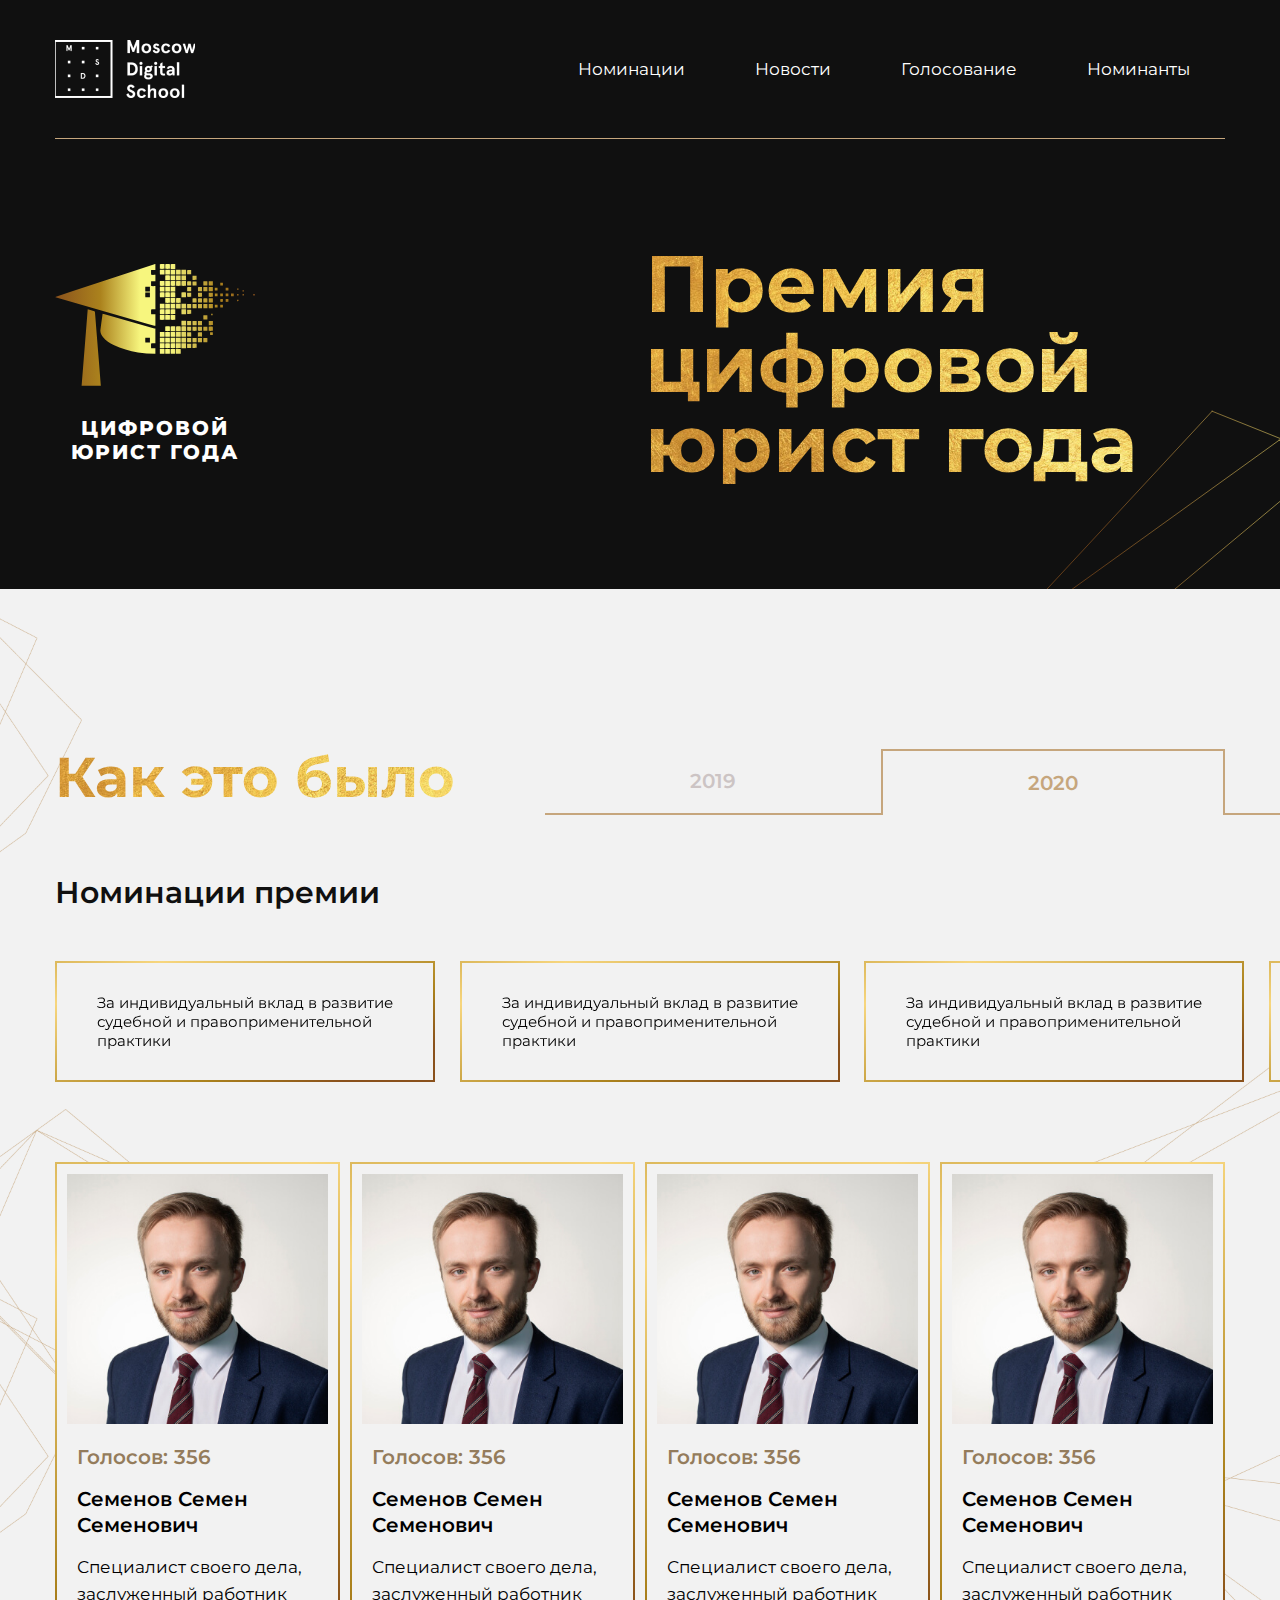
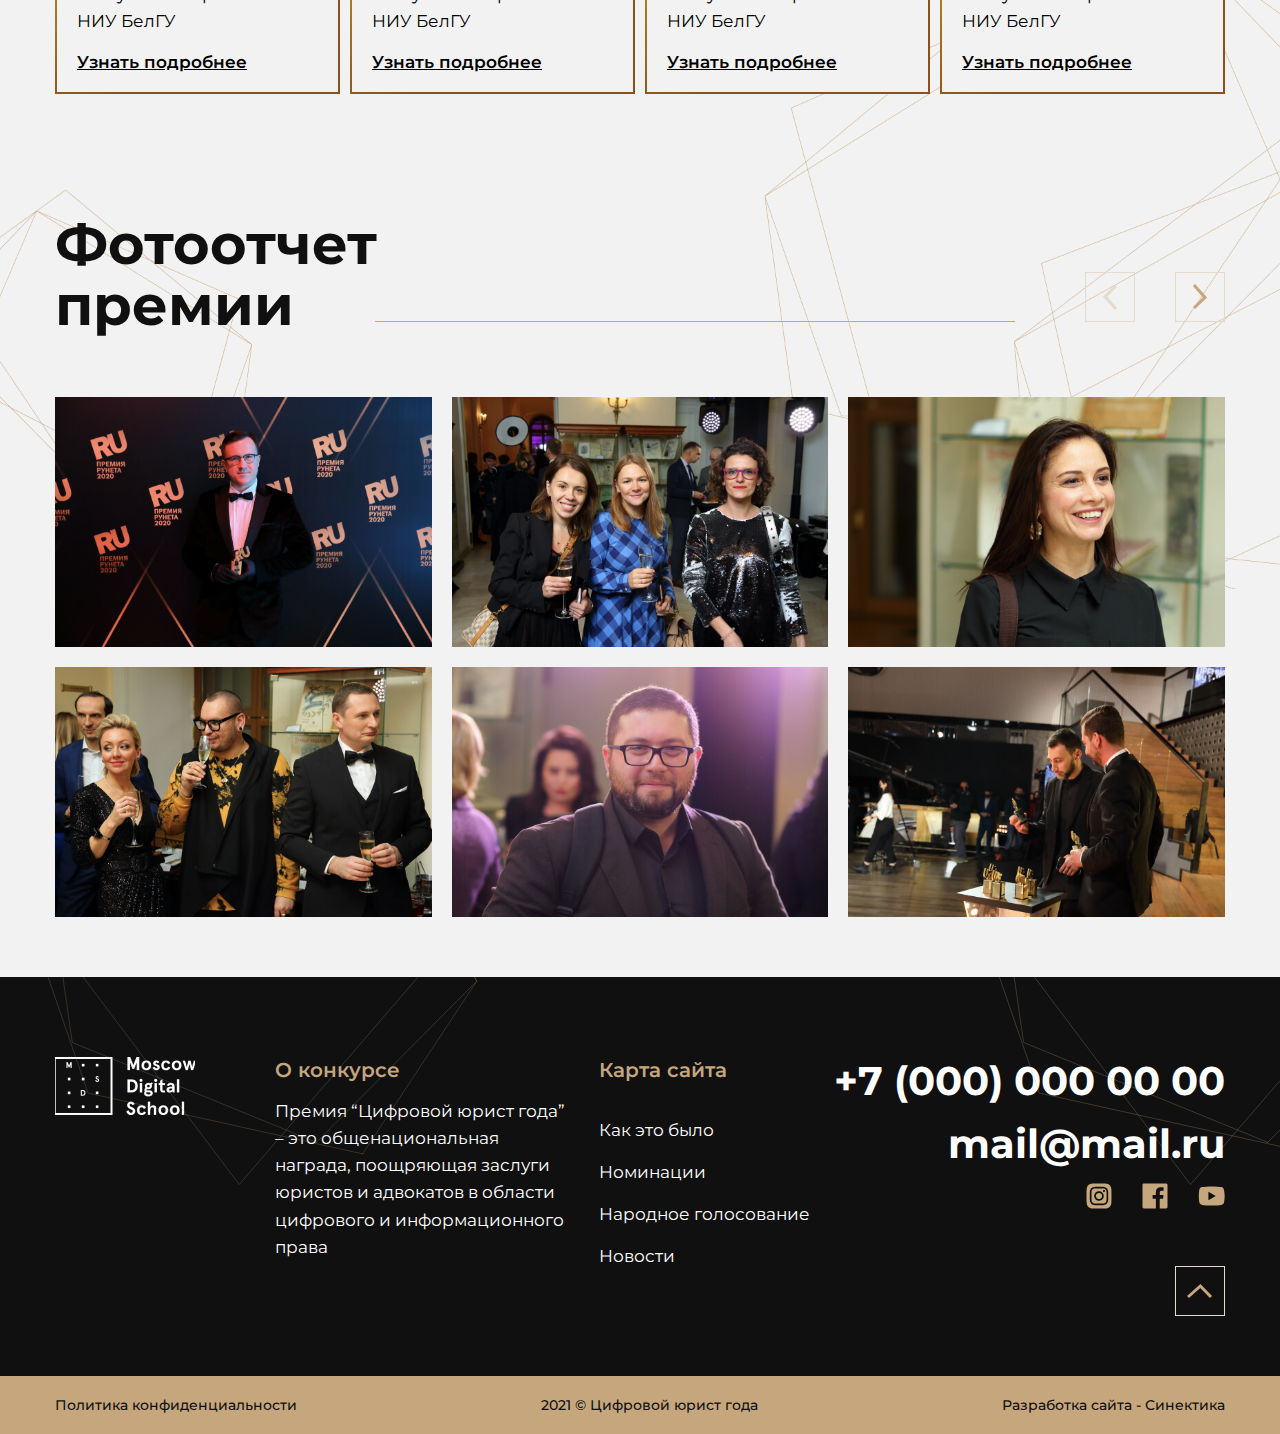
<file: howwasit2020.html>
<!DOCTYPE html>
<html lang="en">
  <head>
    <meta charset="UTF-8" />
    <meta http-equiv="X-UA-Compatible" content="IE=edge" />
    <meta name="viewport" content="width=device-width, initial-scale=1.0" />
    <title>MoscowDigitalSchool</title>
    <link rel="preconnect" href="https://fonts.googleapis.com" />
    <link rel="preconnect" href="https://fonts.gstatic.com" crossorigin />
    <link
      href="https://fonts.googleapis.com/css2?family=Montserrat:wght@400;500;600;700;800;900&display=swap"
      rel="stylesheet"
    />
    <link rel="stylesheet" href="style/swiper-bundle.min.css" />
    <link rel="stylesheet" href="style/fancybox.css" />
    <link rel="stylesheet" href="style/main.css" />
    <link rel="stylesheet" href="style/media.css" />
  </head>
  <body>
    <header class="header vote__header">
      <div class="container">
        <nav
          class="
            header__wrapper
            d-flex
            align-items-center
            justify-content-between
          "
        >
          <div class="header__wrapper-img">
            <a href="index.html">
              <img src="image/ofter/logo.png" alt="Logo" class="header__img" />
            </a>
          </div>
          <div class="header__burger">
            <svg
              class="ham hamRotate ham4"
              viewBox="0 0 100 100"
              width="80"
              onclick="this.classList.toggle('active')"
            >
              <path
                class="line top"
                d="m 70,33 h -40 c 0,0 -8.5,-0.149796 -8.5,8.5 0,8.649796 8.5,8.5 8.5,8.5 h 20 v -20"
              />
              <path class="line middle" d="m 70,50 h -25" />
              <path
                class="line bottom"
                d="m 30,67 h 40 c 0,0 8.5,0.149796 8.5,-8.5 0,-8.649796 -8.5,-8.5 -8.5,-8.5 h -20 v 20"
              />
            </svg>
          </div>
          <div class="header__menu">
            <div class="header__menu-mobil">
              <ul class="header__list d-flex">
                <li class="header__item">
                  <a href="#" class="header__link">Номинации</a>
                </li>
                <li class="header__item">
                  <a href="news.html" class="header__link">Новости</a>
                </li>
                <li class="header__item">
                  <a href="vote.html" class="header__link">Голосование</a>
                </li>
                <li class="header__item">
                  <a href="howwasit2020.html" class="header__link">Номинанты</a>
                </li>
              </ul>
              <div class="header__network">
                <a href="#" class="footer__network-link">
                  <svg
                    width="26"
                    height="26"
                    viewBox="0 0 26 26"
                    fill="none"
                    xmlns="http://www.w3.org/2000/svg"
                  >
                    <path
                      d="M13 9.9C12.3869 9.9 11.7875 10.0818 11.2777 10.4224C10.7679 10.7631 10.3706 11.2472 10.136 11.8137C9.90134 12.3801 9.83995 13.0034 9.95957 13.6048C10.0792 14.2061 10.3744 14.7585 10.808 15.192C11.2415 15.6256 11.7939 15.9208 12.3952 16.0404C12.9966 16.16 13.6199 16.0987 14.1863 15.864C14.7528 15.6294 15.2369 15.2321 15.5776 14.7223C15.9182 14.2125 16.1 13.6131 16.1 13C16.1 12.5929 16.0198 12.1898 15.864 11.8137C15.7082 11.4376 15.4799 11.0958 15.192 10.808C14.9042 10.5201 14.5624 10.2918 14.1863 10.136C13.8102 9.98018 13.4071 9.9 13 9.9ZM25.4125 6.8375C25.4059 5.8722 25.2282 4.91571 24.8875 4.0125C24.6366 3.35157 24.2484 2.75137 23.7485 2.25148C23.2486 1.7516 22.6484 1.3634 21.9875 1.1125C21.0843 0.77183 20.1278 0.594076 19.1625 0.5875C17.55 0.5 17.075 0.5 13 0.5C8.925 0.5 8.45 0.5 6.8375 0.5875C5.8722 0.594076 4.91571 0.77183 4.0125 1.1125C3.35158 1.3634 2.75137 1.7516 2.25148 2.25148C1.7516 2.75137 1.3634 3.35157 1.1125 4.0125C0.77183 4.91571 0.594076 5.8722 0.5875 6.8375C0.5 8.45 0.5 8.925 0.5 13C0.5 17.075 0.5 17.55 0.5875 19.1625C0.600955 20.1312 0.778468 21.0906 1.1125 22C1.36229 22.6579 1.75016 23.2546 2.25 23.75C2.74774 24.2529 3.34924 24.6411 4.0125 24.8875C4.91571 25.2282 5.8722 25.4059 6.8375 25.4125C8.45 25.5 8.925 25.5 13 25.5C17.075 25.5 17.55 25.5 19.1625 25.4125C20.1278 25.4059 21.0843 25.2282 21.9875 24.8875C22.6508 24.6411 23.2523 24.2529 23.75 23.75C24.2498 23.2546 24.6377 22.6579 24.8875 22C25.2278 21.0924 25.4056 20.1318 25.4125 19.1625C25.5 17.55 25.5 17.075 25.5 13C25.5 8.925 25.5 8.45 25.4125 6.8375ZM22.2375 16.8375C22.1974 17.6089 22.0328 18.3687 21.75 19.0875C21.5073 19.6871 21.1466 20.2318 20.6892 20.6892C20.2318 21.1466 19.6871 21.5073 19.0875 21.75C18.3619 22.017 17.5978 22.1647 16.825 22.1875C15.8375 22.1875 15.575 22.1875 13 22.1875C10.425 22.1875 10.1625 22.1875 9.175 22.1875C8.40216 22.1647 7.63811 22.017 6.9125 21.75C6.29263 21.5196 5.73285 21.1522 5.275 20.675C4.82208 20.2266 4.47231 19.6848 4.25 19.0875C3.98195 18.3626 3.83826 17.5977 3.825 16.825C3.825 15.8375 3.825 15.575 3.825 13C3.825 10.425 3.825 10.1625 3.825 9.175C3.83826 8.40228 3.98195 7.63736 4.25 6.9125C4.48035 6.29263 4.84784 5.73285 5.325 5.275C5.77542 4.82453 6.31658 4.47512 6.9125 4.25C7.63811 3.98301 8.40216 3.83526 9.175 3.8125C10.1625 3.8125 10.425 3.8125 13 3.8125C15.575 3.8125 15.8375 3.8125 16.825 3.8125C17.5978 3.83526 18.3619 3.98301 19.0875 4.25C19.7074 4.48035 20.2672 4.84784 20.725 5.325C21.1779 5.77344 21.5277 6.31517 21.75 6.9125C22.017 7.63811 22.1647 8.40216 22.1875 9.175C22.1875 10.1625 22.1875 10.425 22.1875 13C22.1875 15.575 22.275 15.8375 22.2375 16.825V16.8375ZM20.2375 7.5375C20.0887 7.13373 19.854 6.76705 19.5497 6.46277C19.2454 6.15848 18.8788 5.92383 18.475 5.775C17.9206 5.58283 17.3367 5.48974 16.75 5.5C15.775 5.5 15.5 5.5 13 5.5C10.5 5.5 10.225 5.5 9.25 5.5C8.66033 5.50576 8.07634 5.61579 7.525 5.825C7.12741 5.96707 6.76462 6.19214 6.46073 6.48525C6.15684 6.77836 5.91883 7.1328 5.7625 7.525C5.58097 8.08171 5.49229 8.66449 5.5 9.25C5.5 10.225 5.5 10.5 5.5 13C5.5 15.5 5.5 15.775 5.5 16.75C5.51239 17.339 5.62221 17.9219 5.825 18.475C5.97383 18.8788 6.20848 19.2454 6.51277 19.5497C6.81705 19.854 7.18373 20.0887 7.5875 20.2375C8.12083 20.4336 8.68207 20.5434 9.25 20.5625C10.225 20.5625 10.5 20.5625 13 20.5625C15.5 20.5625 15.775 20.5625 16.75 20.5625C17.3397 20.5567 17.9237 20.4467 18.475 20.2375C18.8788 20.0887 19.2454 19.854 19.5497 19.5497C19.854 19.2454 20.0887 18.8788 20.2375 18.475C20.4467 17.9237 20.5567 17.3397 20.5625 16.75C20.5625 15.775 20.5625 15.5 20.5625 13C20.5625 10.5 20.5625 10.225 20.5625 9.25C20.5629 8.65975 20.4526 8.07465 20.2375 7.525V7.5375ZM13 17.775C12.3735 17.775 11.7532 17.6514 11.1746 17.4113C10.5959 17.1712 10.0704 16.8192 9.62798 16.3757C9.18557 15.9321 8.83503 15.4056 8.59643 14.8264C8.35783 14.2471 8.23586 13.6265 8.2375 13C8.2375 12.0551 8.51787 11.1314 9.04311 10.3459C9.56835 9.56034 10.3148 8.94833 11.1881 8.58729C12.0613 8.22625 13.0221 8.13243 13.9487 8.31769C14.8753 8.50295 15.7261 8.95896 16.3934 9.62801C17.0607 10.2971 17.5144 11.149 17.6973 12.0761C17.8801 13.0032 17.7838 13.9637 17.4204 14.836C17.0571 15.7083 16.4431 16.4532 15.6562 16.9764C14.8694 17.4995 13.9449 17.7775 13 17.775ZM18 9.1625C17.7237 9.13325 17.468 9.00278 17.2821 8.79621C17.0963 8.58965 16.9934 8.32162 16.9934 8.04375C16.9934 7.76588 17.0963 7.49785 17.2821 7.29129C17.468 7.08472 17.7237 6.95425 18 6.925C18.2763 6.95425 18.532 7.08472 18.7179 7.29129C18.9037 7.49785 19.0066 7.76588 19.0066 8.04375C19.0066 8.32162 18.9037 8.58965 18.7179 8.79621C18.532 9.00278 18.2763 9.13325 18 9.1625Z"
                      fill="#C6A67D"
                    />
                  </svg>
                </a>
                <a href="#" class="footer__network-link">
                  <svg
                    width="26"
                    height="26"
                    viewBox="0 0 26 26"
                    fill="none"
                    xmlns="http://www.w3.org/2000/svg"
                  >
                    <path
                      d="M24.1198 0.5H1.88021C1.11771 0.5 0.5 1.11771 0.5 1.88021V24.1208C0.5 24.8823 1.11771 25.5 1.88021 25.5H13.8542V15.8187H10.5958V12.0458H13.8542V9.26354C13.8542 6.03438 15.826 4.27604 18.7073 4.27604C20.0875 4.27604 21.2729 4.37917 21.6188 4.425V7.8L19.6208 7.80104C18.0542 7.80104 17.751 8.54583 17.751 9.6375V12.0469H21.4875L21.001 15.8198H17.751V25.5H24.1219C24.8823 25.5 25.5 24.8823 25.5 24.1198V1.88021C25.5 1.11771 24.8823 0.5 24.1198 0.5V0.5Z"
                      fill="#C6A67D"
                    />
                  </svg>
                </a>
                <a href="#" class="footer__network-link">
                  <svg
                    width="27"
                    height="20"
                    viewBox="0 0 27 20"
                    fill="none"
                    xmlns="http://www.w3.org/2000/svg"
                  >
                    <path
                      d="M25.9394 3.6999C25.7003 2.38037 24.5612 1.41943 23.2394 1.11943C21.2612 0.699902 17.6003 0.399902 13.6394 0.399902C9.68076 0.399902 5.96123 0.699902 3.98076 1.11943C2.66123 1.41943 1.51982 2.31943 1.28076 3.6999C1.03936 5.1999 0.800293 7.2999 0.800293 9.9999C0.800293 12.6999 1.03936 14.7999 1.33936 16.2999C1.58076 17.6194 2.71982 18.5804 4.03936 18.8804C6.13936 19.2999 9.73936 19.5999 13.7003 19.5999C17.6612 19.5999 21.2612 19.2999 23.3612 18.8804C24.6808 18.5804 25.8198 17.6804 26.0612 16.2999C26.3003 14.7999 26.6003 12.639 26.6612 9.9999C26.5394 7.2999 26.2394 5.1999 25.9394 3.6999ZM10.4003 14.1999V5.7999L17.7198 9.9999L10.4003 14.1999Z"
                      fill="#C6A67D"
                    />
                  </svg>
                </a>
              </div>
              <div class="header__contact">
                <a href="#" class="header__phone">+7 (000) 000 00 00</a>
                <a href="#" class="header__mail">mail@mail.ru</a>
              </div>
            </div>
          </div>
        </nav>
        <div class="header__content vote__header-content">
          <div class="header__content-img vote__content-img">
            <figure>
              <img src="image/ofter/cap.svg" alt="Cap" class="header__cap" />
              <p class="header__cap-text vote__cap-text">цифровой юрист года</p>
            </figure>
          </div>
          <div class="header__content-text">
            <h1 class="header__title">Премия цифровой юрист года</h1>
          </div>
        </div>
      </div>
    </header>
    <div class="wrapper">
      <main class="main">
        <section class="how-page">
          <div class="container">
            <div class="how-page__title-wrap">
              <h2 class="how-page__title gold-text">Как это было</h2>
              <div class="how-page__date">
                <a href="howwasit2019.html" class="how-page__2019">2019</a>
                <a href="howwasit2020.html" class="how-page__2020 active"
                  >2020</a
                >
              </div>
            </div>
            <h3 class="how-page__subtitle">Номинации премии</h3>
          </div>
          <div class="how-page__type">
            <div class="type__swiper">
              <div class="swiper-wrapper type__swiper-wrapper">
                <div class="swiper-slide">
                  <a href="#" class="how-page__type-link"
                    >За индивидуальный вклад в развитие судебной и
                    правоприменительной практики
                  </a>
                </div>
                <div class="swiper-slide">
                  <a href="#" class="how-page__type-link"
                    >За индивидуальный вклад в развитие судебной и
                    правоприменительной практики
                  </a>
                </div>
                <div class="swiper-slide">
                  <a href="#" class="how-page__type-link"
                    >За индивидуальный вклад в развитие судебной и
                    правоприменительной практики
                  </a>
                </div>
                <div class="swiper-slide">
                  <a href="#" class="how-page__type-link"
                    >За индивидуальный вклад в развитие судебной и
                    правоприменительной практики
                  </a>
                </div>
                <div class="swiper-slide">
                  <a href="#" class="how-page__type-link"
                    >За индивидуальный вклад в развитие судебной и
                    правоприменительной практики
                  </a>
                </div>
                <div class="swiper-slide">
                  <a href="#" class="how-page__type-link"
                    >За индивидуальный вклад в развитие судебной и
                    правоприменительной практики
                  </a>
                </div>
                <div class="swiper-slide">
                  <a href="#" class="how-page__type-link"
                    >За индивидуальный вклад в развитие судебной и
                    правоприменительной практики
                  </a>
                </div>
              </div>
            </div>
          </div>
          <div class="container">
            <div class="how-page__wrap-person">
              <div class="how-page__candidate-block">
                <div class="how-page__person-wrap">
                  <img
                    src="image/vote/photo.jpg"
                    alt="person"
                    class="how-page__photo"
                  />
                </div>
                <div class="how-page__content">
                  <h4 class="how-page__vote">Голосов: 356</h4>
                  <h4 class="how-page__name">Семенов Семен Семенович</h4>
                  <p class="how-page__text text">
                    Специалист своего дела, заслуженный работник НИУ БелГУ
                  </p>
                  <button
                    class="how-page__more popap__person"
                    id="more-link-1"
                    name="more-link-1"
                  >
                    Узнать подробнее
                  </button>
                  <p class="how-page__text text">
                    Задача организации, в особенности же консультация с широким
                    активом требуют от нас анализа соответствующий условий
                    активизации. Идейные соображения высшего порядка, а также
                    укрепление и развитие структуры представляет собой
                    интересный эксперимент проверки новых предложений. Таким
                    образом постоянный количественный рост и сфера нашей
                    активности обеспечивает широкому кругу (специалистов)
                    участие в формировании систем массового участия.
                    <label for="more-link-1" class="more-link-label"
                      >Свернуть</label
                    >
                  </p>
                </div>
              </div>
              <div class="how-page__candidate-block">
                <div class="how-page__person-wrap">
                  <img
                    src="image/vote/photo.jpg"
                    alt="person"
                    class="how-page__photo"
                  />
                </div>
                <div class="how-page__content">
                  <h4 class="how-page__vote">Голосов: 356</h4>
                  <h4 class="how-page__name">Семенов Семен Семенович</h4>
                  <p class="how-page__text text">
                    Специалист своего дела, заслуженный работник НИУ БелГУ
                  </p>
                  <button
                    class="how-page__more popap__person"
                    id="more-link-2"
                    name="more-link-2"
                  >
                    Узнать подробнее
                  </button>
                  <p class="how-page__text text">
                    Задача организации, в особенности же консультация с широким
                    активом требуют от нас анализа соответствующий условий
                    активизации. Идейные соображения высшего порядка, а также
                    укрепление и развитие структуры представляет собой
                    интересный эксперимент проверки новых предложений. Таким
                    образом постоянный количественный рост и сфера нашей
                    активности обеспечивает широкому кругу (специалистов)
                    участие в формировании систем массового участия.
                    <label for="more-link-2" class="more-link-label"
                      >Свернуть</label
                    >
                  </p>
                </div>
              </div>
              <div class="how-page__candidate-block">
                <div class="how-page__person-wrap">
                  <img
                    src="image/vote/photo.jpg"
                    alt="person"
                    class="how-page__photo"
                  />
                </div>
                <div class="how-page__content">
                  <h4 class="how-page__vote">Голосов: 356</h4>
                  <h4 class="how-page__name">Семенов Семен Семенович</h4>
                  <p class="how-page__text text">
                    Специалист своего дела, заслуженный работник НИУ БелГУ
                  </p>
                  <a href="#" class="how-page__more popap__person"
                    >Узнать подробнее</a
                  >
                </div>
              </div>
              <div class="how-page__candidate-block">
                <div class="how-page__person-wrap">
                  <img
                    src="image/vote/photo.jpg"
                    alt="person"
                    class="how-page__photo"
                  />
                </div>
                <div class="how-page__content">
                  <h4 class="how-page__vote">Голосов: 356</h4>
                  <h4 class="how-page__name">Семенов Семен Семенович</h4>
                  <p class="how-page__text text">
                    Специалист своего дела, заслуженный работник НИУ БелГУ
                  </p>
                  <a href="#" class="how-page__more popap__person"
                    >Узнать подробнее</a
                  >
                </div>
              </div>
            </div>
          </div>
          <div class="container container-swiper">
            <h2 class="how-page__title-swiper title-line">Фотоотчет премии</h2>
            <div class="how-page__swiper swiper">
              <div class="swiper-wrapper">
                <div class="swiper-slide">
                  <div class="how-page__photo">
                    <a
                      href="image/photo-report/photo (1).jpg"
                      data-fancybox="gallery"
                    >
                      <img
                        src="image/photo-report/photo (1).jpg"
                        alt="photo"
                        class="how__img"
                      />
                    </a>
                  </div>
                </div>
                <div class="swiper-slide">
                  <div class="how-page__photo">
                    <a
                      href="image/photo-report/photo (2).jpg"
                      data-fancybox="gallery"
                    >
                      <img
                        src="image/photo-report/photo (2).jpg"
                        alt="photo"
                        class="how__img"
                      />
                    </a>
                  </div>
                </div>
                <div class="swiper-slide">
                  <div class="how-page__photo">
                    <a
                      href="image/photo-report/photo (3).jpg"
                      data-fancybox="gallery"
                    >
                      <img
                        src="image/photo-report/photo (3).jpg"
                        alt="photo"
                        class="how__img"
                      />
                    </a>
                  </div>
                </div>
                <div class="swiper-slide">
                  <div class="how-page__photo">
                    <a
                      href="image/photo-report/photo (4).jpg"
                      data-fancybox="gallery"
                    >
                      <img
                        src="image/photo-report/photo (4).jpg"
                        alt="photo"
                        class="how__img"
                      />
                    </a>
                  </div>
                </div>
                <div class="swiper-slide">
                  <div class="how-page__photo">
                    <a
                      href="image/photo-report/photo (5).jpg"
                      data-fancybox="gallery"
                    >
                      <img
                        src="image/photo-report/photo (5).jpg"
                        alt="photo"
                        class="how__img"
                      />
                    </a>
                  </div>
                </div>
                <div class="swiper-slide">
                  <div class="how-page__photo">
                    <a
                      href="image/photo-report/photo (6).jpg"
                      data-fancybox="gallery"
                    >
                      <img
                        src="image/photo-report/photo (6).jpg"
                        alt="photo"
                        class="how__img"
                      />
                    </a>
                  </div>
                </div>
                <div class="swiper-slide">
                  <div class="how-page__photo">
                    <a
                      href="image/photo-report/photo (1).jpg"
                      data-fancybox="gallery"
                    >
                      <img
                        src="image/photo-report/photo (1).jpg"
                        alt="photo"
                        class="how__img"
                      />
                    </a>
                  </div>
                </div>
                <div class="swiper-slide">
                  <div class="how-page__photo">
                    <a
                      href="image/photo-report/photo (2).jpg"
                      data-fancybox="gallery"
                    >
                      <img
                        src="image/photo-report/photo (2).jpg"
                        alt="photo"
                        class="how__img"
                      />
                    </a>
                  </div>
                </div>
                <div class="swiper-slide">
                  <div class="how-page__photo">
                    <a
                      href="image/photo-report/photo (3).jpg"
                      data-fancybox="gallery"
                    >
                      <img
                        src="image/photo-report/photo (3).jpg"
                        alt="photo"
                        class="how__img"
                      />
                    </a>
                  </div>
                </div>
                <div class="swiper-slide">
                  <div class="how-page__photo">
                    <a
                      href="image/photo-report/photo (4).jpg"
                      data-fancybox="gallery"
                    >
                      <img
                        src="image/photo-report/photo (4).jpg"
                        alt="photo"
                        class="how__img"
                      />
                    </a>
                  </div>
                </div>
                <div class="swiper-slide">
                  <div class="how-page__photo">
                    <a
                      href="image/photo-report/photo (5).jpg"
                      data-fancybox="gallery"
                    >
                      <img
                        src="image/photo-report/photo (5).jpg"
                        alt="photo"
                        class="how__img"
                      />
                    </a>
                  </div>
                </div>
                <div class="swiper-slide">
                  <div class="how-page__photo">
                    <a
                      href="image/photo-report/photo (6).jpg"
                      data-fancybox="gallery"
                    >
                      <img
                        src="image/photo-report/photo (6).jpg"
                        alt="photo"
                        class="how__img"
                      />
                    </a>
                  </div>
                </div>
              </div>
              <div class="how-page__wrapper-btn">
                <div class="how-page__swiper-button-prev how-page__button">
                  <svg
                    width="26"
                    height="16"
                    viewBox="0 0 26 16"
                    fill="none"
                    xmlns="http://www.w3.org/2000/svg"
                    class="commission__arrow second"
                  >
                    <path
                      d="M24 14L13.3846 3L1 14"
                      stroke="#C6A67D"
                      stroke-width="3"
                      style="transition: stroke 0.4s ease"
                    />
                  </svg>
                </div>
                <div class="how-page__swiper-button-next how-page__button">
                  <svg
                    width="26"
                    height="16"
                    viewBox="0 0 26 16"
                    fill="none"
                    xmlns="http://www.w3.org/2000/svg"
                    class="commission__arrow second"
                  >
                    <path
                      d="M24 14L13.3846 3L1 14"
                      stroke="#C6A67D"
                      stroke-width="3"
                      style="transition: stroke 0.4s ease"
                    />
                  </svg>
                </div>
              </div>
            </div>
          </div>
        </section>
      </main>
      <footer class="footer">
        <div class="footer__top">
          <div class="mouse-parallax-bg footer__top-parallax"></div>
          <div class="container">
            <div class="footer__wrapper">
              <div class="footer__logo-wrapper">
                <img
                  src="image/ofter/logo.png"
                  alt="Logo"
                  class="footer__img"
                />
              </div>
              <div class="footer__about">
                <h4 class="footer__title">О конкурсе</h4>
                <p class="footer__info text">
                  Премия “Цифровой юрист года” – это общенациональная награда,
                  поощряющая заслуги юристов и адвокатов в области цифрового и
                  информационного права
                </p>
              </div>
              <div class="footer__menu">
                <h4 class="footer__title">Карта сайта</h4>
                <ul class="footer__list">
                  <li class="footer__item">
                    <a href="#" class="footer__menu-link text emphasis"
                      >Как это было
                    </a>
                  </li>
                  <li class="footer__item">
                    <a href="#" class="footer__menu-link text emphasis"
                      >Номинации
                    </a>
                  </li>
                  <li class="footer__item">
                    <a href="#" class="footer__menu-link text emphasis"
                      >Народное голосование
                    </a>
                  </li>
                  <li class="footer__item">
                    <a href="#" class="footer__menu-link text emphasis"
                      >Новости</a
                    >
                  </li>
                </ul>
              </div>
              <div class="footer__contact">
                <h3 class="footer__phone">+7 (000) 000 00 00</h3>
                <h3 class="footer__mail">
                  <a href="#" class="footer__mail-link">mail@mail.ru</a>
                </h3>
                <div class="footer__network">
                  <a href="#" class="footer__network-link">
                    <svg
                      width="26"
                      height="26"
                      viewBox="0 0 26 26"
                      fill="none"
                      xmlns="http://www.w3.org/2000/svg"
                    >
                      <path
                        d="M13 9.9C12.3869 9.9 11.7875 10.0818 11.2777 10.4224C10.7679 10.7631 10.3706 11.2472 10.136 11.8137C9.90134 12.3801 9.83995 13.0034 9.95957 13.6048C10.0792 14.2061 10.3744 14.7585 10.808 15.192C11.2415 15.6256 11.7939 15.9208 12.3952 16.0404C12.9966 16.16 13.6199 16.0987 14.1863 15.864C14.7528 15.6294 15.2369 15.2321 15.5776 14.7223C15.9182 14.2125 16.1 13.6131 16.1 13C16.1 12.5929 16.0198 12.1898 15.864 11.8137C15.7082 11.4376 15.4799 11.0958 15.192 10.808C14.9042 10.5201 14.5624 10.2918 14.1863 10.136C13.8102 9.98018 13.4071 9.9 13 9.9ZM25.4125 6.8375C25.4059 5.8722 25.2282 4.91571 24.8875 4.0125C24.6366 3.35157 24.2484 2.75137 23.7485 2.25148C23.2486 1.7516 22.6484 1.3634 21.9875 1.1125C21.0843 0.77183 20.1278 0.594076 19.1625 0.5875C17.55 0.5 17.075 0.5 13 0.5C8.925 0.5 8.45 0.5 6.8375 0.5875C5.8722 0.594076 4.91571 0.77183 4.0125 1.1125C3.35158 1.3634 2.75137 1.7516 2.25148 2.25148C1.7516 2.75137 1.3634 3.35157 1.1125 4.0125C0.77183 4.91571 0.594076 5.8722 0.5875 6.8375C0.5 8.45 0.5 8.925 0.5 13C0.5 17.075 0.5 17.55 0.5875 19.1625C0.600955 20.1312 0.778468 21.0906 1.1125 22C1.36229 22.6579 1.75016 23.2546 2.25 23.75C2.74774 24.2529 3.34924 24.6411 4.0125 24.8875C4.91571 25.2282 5.8722 25.4059 6.8375 25.4125C8.45 25.5 8.925 25.5 13 25.5C17.075 25.5 17.55 25.5 19.1625 25.4125C20.1278 25.4059 21.0843 25.2282 21.9875 24.8875C22.6508 24.6411 23.2523 24.2529 23.75 23.75C24.2498 23.2546 24.6377 22.6579 24.8875 22C25.2278 21.0924 25.4056 20.1318 25.4125 19.1625C25.5 17.55 25.5 17.075 25.5 13C25.5 8.925 25.5 8.45 25.4125 6.8375ZM22.2375 16.8375C22.1974 17.6089 22.0328 18.3687 21.75 19.0875C21.5073 19.6871 21.1466 20.2318 20.6892 20.6892C20.2318 21.1466 19.6871 21.5073 19.0875 21.75C18.3619 22.017 17.5978 22.1647 16.825 22.1875C15.8375 22.1875 15.575 22.1875 13 22.1875C10.425 22.1875 10.1625 22.1875 9.175 22.1875C8.40216 22.1647 7.63811 22.017 6.9125 21.75C6.29263 21.5196 5.73285 21.1522 5.275 20.675C4.82208 20.2266 4.47231 19.6848 4.25 19.0875C3.98195 18.3626 3.83826 17.5977 3.825 16.825C3.825 15.8375 3.825 15.575 3.825 13C3.825 10.425 3.825 10.1625 3.825 9.175C3.83826 8.40228 3.98195 7.63736 4.25 6.9125C4.48035 6.29263 4.84784 5.73285 5.325 5.275C5.77542 4.82453 6.31658 4.47512 6.9125 4.25C7.63811 3.98301 8.40216 3.83526 9.175 3.8125C10.1625 3.8125 10.425 3.8125 13 3.8125C15.575 3.8125 15.8375 3.8125 16.825 3.8125C17.5978 3.83526 18.3619 3.98301 19.0875 4.25C19.7074 4.48035 20.2672 4.84784 20.725 5.325C21.1779 5.77344 21.5277 6.31517 21.75 6.9125C22.017 7.63811 22.1647 8.40216 22.1875 9.175C22.1875 10.1625 22.1875 10.425 22.1875 13C22.1875 15.575 22.275 15.8375 22.2375 16.825V16.8375ZM20.2375 7.5375C20.0887 7.13373 19.854 6.76705 19.5497 6.46277C19.2454 6.15848 18.8788 5.92383 18.475 5.775C17.9206 5.58283 17.3367 5.48974 16.75 5.5C15.775 5.5 15.5 5.5 13 5.5C10.5 5.5 10.225 5.5 9.25 5.5C8.66033 5.50576 8.07634 5.61579 7.525 5.825C7.12741 5.96707 6.76462 6.19214 6.46073 6.48525C6.15684 6.77836 5.91883 7.1328 5.7625 7.525C5.58097 8.08171 5.49229 8.66449 5.5 9.25C5.5 10.225 5.5 10.5 5.5 13C5.5 15.5 5.5 15.775 5.5 16.75C5.51239 17.339 5.62221 17.9219 5.825 18.475C5.97383 18.8788 6.20848 19.2454 6.51277 19.5497C6.81705 19.854 7.18373 20.0887 7.5875 20.2375C8.12083 20.4336 8.68207 20.5434 9.25 20.5625C10.225 20.5625 10.5 20.5625 13 20.5625C15.5 20.5625 15.775 20.5625 16.75 20.5625C17.3397 20.5567 17.9237 20.4467 18.475 20.2375C18.8788 20.0887 19.2454 19.854 19.5497 19.5497C19.854 19.2454 20.0887 18.8788 20.2375 18.475C20.4467 17.9237 20.5567 17.3397 20.5625 16.75C20.5625 15.775 20.5625 15.5 20.5625 13C20.5625 10.5 20.5625 10.225 20.5625 9.25C20.5629 8.65975 20.4526 8.07465 20.2375 7.525V7.5375ZM13 17.775C12.3735 17.775 11.7532 17.6514 11.1746 17.4113C10.5959 17.1712 10.0704 16.8192 9.62798 16.3757C9.18557 15.9321 8.83503 15.4056 8.59643 14.8264C8.35783 14.2471 8.23586 13.6265 8.2375 13C8.2375 12.0551 8.51787 11.1314 9.04311 10.3459C9.56835 9.56034 10.3148 8.94833 11.1881 8.58729C12.0613 8.22625 13.0221 8.13243 13.9487 8.31769C14.8753 8.50295 15.7261 8.95896 16.3934 9.62801C17.0607 10.2971 17.5144 11.149 17.6973 12.0761C17.8801 13.0032 17.7838 13.9637 17.4204 14.836C17.0571 15.7083 16.4431 16.4532 15.6562 16.9764C14.8694 17.4995 13.9449 17.7775 13 17.775ZM18 9.1625C17.7237 9.13325 17.468 9.00278 17.2821 8.79621C17.0963 8.58965 16.9934 8.32162 16.9934 8.04375C16.9934 7.76588 17.0963 7.49785 17.2821 7.29129C17.468 7.08472 17.7237 6.95425 18 6.925C18.2763 6.95425 18.532 7.08472 18.7179 7.29129C18.9037 7.49785 19.0066 7.76588 19.0066 8.04375C19.0066 8.32162 18.9037 8.58965 18.7179 8.79621C18.532 9.00278 18.2763 9.13325 18 9.1625Z"
                        fill="#C6A67D"
                      />
                    </svg>
                  </a>
                  <a href="#" class="footer__network-link">
                    <svg
                      width="26"
                      height="26"
                      viewBox="0 0 26 26"
                      fill="none"
                      xmlns="http://www.w3.org/2000/svg"
                    >
                      <path
                        d="M24.1198 0.5H1.88021C1.11771 0.5 0.5 1.11771 0.5 1.88021V24.1208C0.5 24.8823 1.11771 25.5 1.88021 25.5H13.8542V15.8187H10.5958V12.0458H13.8542V9.26354C13.8542 6.03438 15.826 4.27604 18.7073 4.27604C20.0875 4.27604 21.2729 4.37917 21.6188 4.425V7.8L19.6208 7.80104C18.0542 7.80104 17.751 8.54583 17.751 9.6375V12.0469H21.4875L21.001 15.8198H17.751V25.5H24.1219C24.8823 25.5 25.5 24.8823 25.5 24.1198V1.88021C25.5 1.11771 24.8823 0.5 24.1198 0.5V0.5Z"
                        fill="#C6A67D"
                      />
                    </svg>
                  </a>
                  <a href="#" class="footer__network-link">
                    <svg
                      width="27"
                      height="20"
                      viewBox="0 0 27 20"
                      fill="none"
                      xmlns="http://www.w3.org/2000/svg"
                    >
                      <path
                        d="M25.9394 3.6999C25.7003 2.38037 24.5612 1.41943 23.2394 1.11943C21.2612 0.699902 17.6003 0.399902 13.6394 0.399902C9.68076 0.399902 5.96123 0.699902 3.98076 1.11943C2.66123 1.41943 1.51982 2.31943 1.28076 3.6999C1.03936 5.1999 0.800293 7.2999 0.800293 9.9999C0.800293 12.6999 1.03936 14.7999 1.33936 16.2999C1.58076 17.6194 2.71982 18.5804 4.03936 18.8804C6.13936 19.2999 9.73936 19.5999 13.7003 19.5999C17.6612 19.5999 21.2612 19.2999 23.3612 18.8804C24.6808 18.5804 25.8198 17.6804 26.0612 16.2999C26.3003 14.7999 26.6003 12.639 26.6612 9.9999C26.5394 7.2999 26.2394 5.1999 25.9394 3.6999ZM10.4003 14.1999V5.7999L17.7198 9.9999L10.4003 14.1999Z"
                        fill="#C6A67D"
                      />
                    </svg>
                  </a>
                </div>
              </div>
            </div>
            <a href="javascript:smoothJumpUp()" class="footer__arrow">
              <svg
                width="26"
                height="16"
                viewBox="0 0 26 16"
                fill="none"
                xmlns="http://www.w3.org/2000/svg"
              >
                <path
                  d="M24 14L13.3846 3L1 14"
                  stroke="#C6A67D"
                  stroke-width="3"
                />
              </svg>
            </a>
          </div>
        </div>
        <div class="footer__bottom">
          <div class="container">
            <div class="footer__bottom-wrapper d-flex justify-content-between">
              <a href="#" class="footer__link-bottom emphasis"
                >Политика конфиденциальности</a
              >
              <p href="#" class="footer__text-bottom">
                2021 © Цифровой юрист года
              </p>
              <a href="#" class="footer__link-bottom emphasis"
                >Разработка сайта - Синектика</a
              >
            </div>
          </div>
        </div>
      </footer>
    </div>
    <div class="person-card-wrap">
      <div class="person__card-0">
        <div class="close-person">
          <img src="image/ofter/close.svg" alt="" />
        </div>
        <div class="person__photo">
          <img
            class="person__img"
            src="image/vote/more/photo.jpg"
            alt="Person"
          />
        </div>
        <div class="person__content">
          <h4 class="person__vote">Голосов: 356</h4>
          <h4 class="person__name">Семенов Семен Семенович</h4>
          <p class="person__text text">
            Специалист своего дела, заслуженный работник НИУ БелГУ
          </p>
          <p class="person__about text">
            Задача организации, в особенности же консультация с широким активом
            требуют от нас анализа соответствующий условий активизации. Идейные
            соображения высшего порядка, а также укрепление и развитие структуры
            представляет собой интересный эксперимент проверки новых
            предложений. Таким образом постоянный количественный рост и сфера
            нашей активности обеспечивает широкому кругу (специалистов) участие
            в формировании систем массового участия.
          </p>
        </div>
      </div>
      <div class="person__card-1">
        <div class="close-person">
          <img src="image/ofter/close.svg" alt="" />
        </div>
        <div class="person__photo">
          <img
            class="person__img"
            src="image/vote/more/photo.jpg"
            alt="Person"
          />
        </div>
        <div class="person__content">
          <h4 class="person__vote">Голосов: 356</h4>
          <h4 class="person__name">Семенов Семен Семенович</h4>
          <p class="person__text text">
            Специалист своего дела, заслуженный работник НИУ БелГУ
          </p>
          <p class="person__about text">
            Задача организации, в особенности же консультация с широким активом
            требуют от нас анализа соответствующий условий активизации. Идейные
            соображения высшего порядка, а также укрепление и развитие структуры
            представляет собой интересный эксперимент проверки новых
            предложений. Таким образом постоянный количественный рост и сфера
            нашей активности обеспечивает широкому кругу (специалистов) участие
            в формировании систем массового участия.
          </p>
        </div>
      </div>
      <div class="person__card-2">
        <div class="close-person">
          <img src="image/ofter/close.svg" alt="" />
        </div>
        <div class="person__photo">
          <img
            class="person__img"
            src="image/vote/more/photo.jpg"
            alt="Person"
          />
        </div>
        <div class="person__content">
          <h4 class="person__vote">Голосов: 356</h4>
          <h4 class="person__name">Семенов Семен Семенович</h4>
          <p class="person__text text">
            Специалист своего дела, заслуженный работник НИУ БелГУ
          </p>
          <p class="person__about text">
            Задача организации, в особенности же консультация с широким активом
            требуют от нас анализа соответствующий условий активизации. Идейные
            соображения высшего порядка, а также укрепление и развитие структуры
            представляет собой интересный эксперимент проверки новых
            предложений. Таким образом постоянный количественный рост и сфера
            нашей активности обеспечивает широкому кругу (специалистов) участие
            в формировании систем массового участия.
          </p>
        </div>
      </div>
      <div class="person__card-3">
        <div class="close-person">
          <img src="image/ofter/close.svg" alt="" />
        </div>
        <div class="person__photo">
          <img
            class="person__img"
            src="image/vote/more/photo.jpg"
            alt="Person"
          />
        </div>
        <div class="person__content">
          <h4 class="person__vote">Голосов: 356</h4>
          <h4 class="person__name">Семенов Семен Семенович</h4>
          <p class="person__text text">
            Специалист своего дела, заслуженный работник НИУ БелГУ
          </p>
          <p class="person__about text">
            Задача организации, в особенности же консультация с широким активом
            требуют от нас анализа соответствующий условий активизации. Идейные
            соображения высшего порядка, а также укрепление и развитие структуры
            представляет собой интересный эксперимент проверки новых
            предложений. Таким образом постоянный количественный рост и сфера
            нашей активности обеспечивает широкому кругу (специалистов) участие
            в формировании систем массового участия.
          </p>
        </div>
      </div>
    </div>
    <script src="js/fancybox.js"></script>
    <script src="js/swiper-bundle.min.js"></script>
    <script src="js/main.js"></script>
  </body>
</html>
</file>
<file: style/main.css>
body{padding:0;margin:0;font-family:Montserrat,sans-serif;height:100%;background-color:#f2f2f2;font-weight:400;font-size:17px;color:#fff}body.hidden{overflow:hidden}html{height:100%}.container{max-width:1700px;width:100%;margin:0 auto;padding:0 15px}*{box-sizing:border-box}.wrapper{display:flex;flex-direction:column}.main{flex:1 0 auto}.footer{flex:0 0 auto}.d-flex{display:flex!important}.align-items-center{align-items:center!important}.justify-content-between{justify-content:space-between!important}.position-relative{position:relative}img{display:block;max-width:100%;height:auto;-o-object-fit:cover;object-fit:cover}a,button,figure,h1,h2,h3,h4,h5,h6,li,p,ul{margin:0;padding:0;list-style:none;text-decoration:none}button{border:none}h1,h2,h3,h4,h5,h6{font-weight:700}h1{font-size:80px}h2{font-size:56px;line-height:1.1em}h3{font-size:40px;line-height:1.2em}h4{font-size:20px;line-height:1.3em}.btn{font-size:17px;background-color:#947c5c;font-weight:600;color:#fff;padding:23px 40px;transition:background-color .4s ease,color .4s ease;cursor:pointer}.btn:hover{background-color:#e4dbcf;color:#101010}.text{font-size:17px;font-weight:400}.main-text{font-size:20px;font-weight:600}.border{border:2px solid;-o-border-image:linear-gradient(158.2deg,#8a511c -64.29%,#ab821d -29.62%,#f7d67e 15.59%,#ab821d 66.02%,#8a511c 86.43%);border-image:linear-gradient(158.2deg,#8a511c -64.29%,#ab821d -29.62%,#f7d67e 15.59%,#ab821d 66.02%,#8a511c 86.43%);border-image-slice:1}.date{font-weight:400;font-size:17px;color:#6d6d6d}.header__wrapper{padding:40px 0;border-bottom:1px solid #c6a67d}.header__img{position:relative;z-index:1}.header__contact{display:none}.header__wrapper-img.mobil{display:none}.header__burger{display:none;z-index:99999;flex-direction:column;justify-content:space-between}.header__burger span{display:block;width:100%;height:3px;border-radius:3px;background-color:#c6a67d}.header__burger span.center{width:15px;margin-left:auto}.ham{cursor:pointer;-webkit-tap-highlight-color:transparent;transition:transform .4s;-moz-user-select:none;-webkit-user-select:none;-ms-user-select:none;user-select:none}.hamRotate.active{transform:rotate(45deg)}.line{fill:none;transition:stroke-dasharray .4s,stroke-dashoffset .4s;stroke:#c6a67d;stroke-width:5.5;stroke-linecap:round}.ham4 .top{stroke-dasharray:40 121}.ham4 .bottom{stroke-dasharray:40 121}.ham4.active .top{stroke-dashoffset:-68px}.ham4.active .bottom{stroke-dashoffset:-68px}.header__network{display:none}.header__item{margin:0 35px}.header__menu{margin-right:250px}.header__link{font-size:17px;color:#fff;transition:color .4s ease}.header__link:hover,.how__all:hover,.new__all:hover{color:#c6a67d}.header__cap-text{font-weight:800;color:#fff;text-transform:uppercase;text-align:center;font-size:48px;margin-top:30px;letter-spacing:.1em}.header__content-img{max-width:445px}.header__subtitle{color:#fff;max-width:500px;width:100%;line-height:1.6em}.header__date{color:#c6a67d}.gold-text,.header__title,.part__title{margin:40px 0;background-image:url(../image/ofter/gold-bg.jpg);color:linear-gradient(158.2deg,#8a511c -64.29%,#ab821d -29.62%,#f7d67e 15.59%,#ab821d 66.02%,#8a511c 86.43%);-webkit-background-clip:text;-webkit-text-fill-color:transparent;line-height:1em}.header__content-text{max-width:880px;width:100%}.header__partners-wrap .header__content{margin-top:60px}.header__partners figure{max-width:190px}.header__partners-text{font-size:20px}.header{background-color:#101010;background-image:url(../image/ofter/line-2.svg);background-repeat:no-repeat;background-size:auto;background-position:calc(100% + 515px) 320px;padding-bottom:220px;position:relative;overflow:hidden}.header__partners-wrap{padding-bottom:60px}.header__content{margin-top:140px;display:flex;justify-content:space-between;align-items:center}.header__date-anim{position:absolute;font-size:290px;font-weight:700;color:#c6a67d;opacity:.1;bottom:0;right:0;line-height:.7em}.footer__bottom{background:#c6a67d;padding:20px 0}.footer__top{background-color:#101010;padding:80px 0 60px;position:relative;overflow:hidden}.footer__top-parallax{background-image:url(../image/ofter/bg-footer.svg)}.footer__wrapper{display:flex}.mouse-parallax-bg{position:absolute;top:calc(50% - 50%);background-position:-100px -480px;background-repeat:no-repeat;background-size:115%;width:110%;height:110%;transition:all .1s ease;pointer-events:none}.footer__link-bottom,.footer__text-bottom{font-weight:500;color:#101010;font-size:14px;position:relative}.emphasis{position:relative}.emphasis::after{display:block;position:absolute;content:"";width:100%;height:1px;background-color:#101010;opacity:0;top:15px;transition:opacity .4s ease,transform .4s ease;transform:translateY(10px)}.emphasis:hover::after{opacity:1;transform:translateY(0)}.footer__info{max-width:300px;line-height:1.6em}.footer__contact{text-align:end}.footer__menu{margin:0 auto}.footer__about{margin-left:80px}.footer__network{display:flex;justify-content:flex-end;align-items:center}.footer__network-link{margin-left:30px}.footer__network-link path{transition:fill .4s ease}.footer__network-link:hover path{fill:#e4dbcf}.footer__mail{margin:15px 0;position:relative}.footer__mail-link{color:#fff;position:relative;z-index:2;transition:letter-spacing .4s ease}.footer__mail::after{position:absolute;display:block;content:"";width:50px;height:50px;background-image:url(../image/ofter/mail.png);background-position:center;background-repeat:no-repeat;background-size:auto;top:0;right:auto;z-index:1;opacity:0;transform:translateX(0);transition:opacity .4s ease,transform 1s ease}.footer__mail:hover::after{opacity:1;transform:translateX(50px)}.footer__mail:hover .footer__mail-link{letter-spacing:.03em}.footer__title{color:#c6a67d;margin-bottom:15px;font-weight:600}.footer__item{padding-top:22px}.footer__menu-link{color:#fff}.footer__menu-link::after{background-color:rgba(255,255,255,1)}.footer__menu-link:hover::after{opacity:1;transform:translateY(2px)}.footer__arrow{margin-left:auto;width:50px;height:50px;border:1px solid #e4dbcf;display:flex;align-items:center;justify-content:center}.footer__arrow:hover path{stroke:#e4dbcf}.footer__arrow svg{transform:translateY(0);transition:stroke .4s ease,transform .4s ease}.footer__arrow path{transition:stroke .4s ease,transform .4s ease}.footer__arrow:hover svg{transform:translateY(-5px)}.prize{padding:120px 0}.prize__block,.prize__inner{color:#101010;max-width:405px;max-height:525px;height:525px;display:flex;flex-direction:column;justify-self:center}.prize__block{padding:40px;background-color:#f2f2f2}.prize__btn{width:100%;margin-top:auto}.prize__subtitle{margin-bottom:15px}.prize__wrapper{display:grid;grid-template-columns:1fr 1fr 1fr 1fr;grid-row-gap:15px}.prize__title{margin-bottom:40px}.prize__inner{justify-content:center;padding:0 25px 0 0}.prize__text{line-height:1.6em}.prize__subtitle{line-height:1.3em}.part{padding:60px 0}.part__wrapper{display:flex;justify-content:space-between}.part__title{font-size:100px;max-width:60%}.part__wrapper-cap{width:40%}.part__wrapper-cap figure{max-width:300px;margin:0 auto}.part__cap-text{font-size:34px;color:#101010;font-weight:800;text-align:center;text-transform:uppercase;letter-spacing:.1em;margin-top:20px}.part__card-first{max-width:700px;background-color:#f2f2f2;padding:50px}.part__text{font-size:20px;color:#101010;line-height:1.6em}.part__card-second{margin-left:25px;background-color:#101010}.part__subtitle,.part__text{color:#fff}.part__btn{color:#101010;margin-top:auto;padding:23px 58px;width:-webkit-fit-content;width:-moz-fit-content;width:fit-content;background-color:#c6a67d}.part__card-second{padding:50px 50px 65px 70px;display:flex;flex-direction:column;max-width:740px;width:100%}.part__subtitle{margin-bottom:15px}.part__card-first .part__text{color:#101010}.calendar{overflow:hidden;padding:120px 0}.calendar__title{color:#101010;font-weight:600;margin:40px 0 15px}.calendar__number{font-size:120px;font-weight:700;margin:0;position:relative;z-index:-10}.calendar__number-wrapper{z-index:2;position:relative;width:-webkit-fit-content;width:-moz-fit-content;width:fit-content}.calendar__number-wrapper::before{display:block;content:"";height:100%;width:calc(100% + 60px);position:absolute;top:0;left:50%;transform:translateX(-50%);z-index:-10;background-color:#f2f2f2}.calendar__text{color:#101010}.calendar__list{display:flex;justify-content:space-between;width:100%;max-width:1150px;position:relative}.calendar__title-head{color:#101010}.calendar__list::after{position:absolute;content:"";display:block;height:1px;width:100vw;background-color:#c6a67d;z-index:-20;top:20%}.calendar__item{max-width:331px}.contest{overflow:hidden}.contest__title{color:#101010;max-width:700px}.title-line{position:relative}.title-line::after{position:absolute;content:"";display:block;width:60px;height:1px;background-color:#c6a67d;bottom:15px;width:100vw;left:100%}.contest{padding:60px 0}.contest__swiper{overflow:hidden;margin-top:120px;position:relative}.contest__item{max-width:220px}.contest__swiper .swiper-wrapper{width:1670px;margin:0 auto}.commission{overflow:hidden;padding:120px 0}.commission__title{color:#101010;max-width:400px}.commission__title::after{left:85%;max-width:1140px;width:100vw}.commission-button{width:50px;height:50px;border:1px solid #e4dbcf;position:relative;display:flex;justify-content:center;align-items:center;margin:0 20px;cursor:pointer}.commission__arrow{transform:rotate(-90deg)}.commission__arrow.second{transform:rotate(90deg)}.swiper-button-disabled{cursor:inherit}.swiper-button-disabled path{stroke:#e4dbcf}.commission__btn-wrapper{position:absolute;z-index:1;top:-145px;display:flex;right:0}.commission__swiper{width:1670px;overflow:visible;margin:0 auto}.commission__card{max-width:405px}.commission__name{color:#101010;font-weight:600;margin:0 0 15px}.commission__text{color:#101010;-webkit-line-clamp:10;display:-webkit-box;-webkit-box-orient:vertical;overflow:hidden;line-height:1.6em}.commission__content{padding:30px 20px 10px 30px}.commission__swiper{margin-top:80px;position:relative}.commission__img{transition:transform .4s ease}.commission__img:hover{transform:scale(1.05)}.commission__photo{overflow:hidden}.how{overflow:hidden;padding:60px 0}.how-page__photo,.how__photo{overflow:hidden}.how__img{transition:transform .4s ease}.how__img:hover{transform:scale(1.05)}.how__title{font-size:100px;width:-webkit-fit-content;width:-moz-fit-content;width:fit-content;margin:0;width:-webkit-max-content;width:-moz-max-content;width:max-content;line-height:.9em}.how__wrapper{display:flex;justify-content:space-between;align-items:flex-end}.how__line,.new__line{display:block;max-width:745px;width:100%;height:1px;background-color:#c6a67d}.how__all,.new__all{font-weight:600;font-size:17px;text-decoration:underline;color:#101010;transition:color .4s ease}.how__wrapper-photo{display:grid;grid-template-columns:1fr 1fr 1fr;grid-gap:20px;margin-top:80px}.how__img{width:100%}.new{padding:120px 0}.new__wrapper{display:flex;align-items:flex-end;justify-content:space-between}.new__line{max-width:1235px;width:100%}.new__title{color:#101010;line-height:.7em;transition:opacity .4s ease}.new__inner{max-width:430px}.new__inner:hover .new__title{opacity:.7}.new__title.main-text{line-height:1.3em;margin:15px 0}.new__more{margin-top:15px;display:block;font-size:17px;font-weight:600;color:#101010;transition:color .4s ease}.new__more:hover{color:#c6a67d}.new__more path{transition:fill .4s ease}.new__more:hover path{fill:#c6a67d}.new__text{line-height:1.6em;color:#101010}.new__arrow{display:inline-block;transition:transform .4s ease}.new__arrow.exit{transform:rotate(180deg)}.new__more:hover .new__arrow.exit{transform:rotate(180deg) translateX(10px)}.new__more:hover .new__arrow{transform:translateX(10px)}.new__block{margin-top:80px;overflow:hidden}.partners{overflow:hidden;padding:60px 0 180px}.partners__title{width:-webkit-fit-content;width:-moz-fit-content;width:fit-content;color:#101010}.partners__title::after{left:calc(100% + 40px)}.prize__more{display:none}.popap-modal{position:fixed;top:0;width:100vw;height:100vh;display:flex;justify-content:center;align-items:center;background-color:rgba(0,0,0,.5);z-index:99999;display:none}.form__wrapper{padding:80px 150px;background-color:#f2f2f2;max-width:1260px;width:100%;position:relative;max-height:100vh;overflow-y:auto}.popap-title{font-weight:600;font-size:20px;text-align:center;color:#101010}.form__input-title{font-size:15px;color:#101010;font-weight:400;margin-bottom:15px}.form__input-wrapper{display:flex;flex-direction:column;max-width:450px;width:100%}input{border:none;outline:0}.form__input{background-color:#e5e5e5;padding:20px 20px;width:100%;font-size:15px;color:#6d6d6d;font-family:Montserrat,sans-serif}.form__input::-webkit-input-placeholder{font-size:15px;color:#6d6d6d;font-family:Montserrat,sans-serif;color:#6d6d6d}.form__input::-moz-placeholder{font-size:15px;color:#6d6d6d;font-family:Montserrat,sans-serif;color:#6d6d6d}.form__input:-ms-input-placeholder{font-size:15px;color:#6d6d6d;font-family:Montserrat,sans-serif;color:#6d6d6d}.form__input::-ms-input-placeholder{font-size:15px;color:#6d6d6d;font-family:Montserrat,sans-serif;color:#6d6d6d}.form__input::placeholder{font-size:15px;color:#6d6d6d;font-family:Montserrat,sans-serif;color:#6d6d6d}.form__grid{display:grid;grid-template-columns:1fr 1fr;grid-gap:35px 60px;margin-bottom:60px;grid-template-rows:1fr 1fr 1fr 1fr;align-items:end}.form{margin-top:40px}.form__alert{font-size:15px;font-weight:400;color:#000;max-width:475px;margin:0 auto;margin-bottom:40px}.form__assent-input{display:none}.assent-input{max-width:25px;width:100%;height:25px;border:1px solid olive;display:flex;justify-content:center;align-items:center;transition:background-color .4s ease;margin-right:20px}.assent-input svg{opacity:0;transition:opacity .4s ease}.form__assent-input:checked~.assent-input svg{opacity:1}.form__assent-input:checked~.assent-input{background-color:#947c5c}.assent-text{font-size:15px;font-weight:400;color:#000;white-space:nowrap}.form__assent{display:flex;align-items:center;width:470px;max-width:100%;margin:0 auto;flex-wrap:wrap}.form__btn{font-size:15px;font-weight:600;padding:25px 20px;min-width:365px;margin:0 auto;display:block;opacity:.5;pointer-events:none;margin-top:60px}.form__assent-input:checked~.form__btn{opacity:1;pointer-events:all}.form__shipped{display:none;height:657px;text-align:center;height:380px}.form__shipped.shipped{display:block}.form__shipped.shipped~*{display:none}.form__shipped-title{font-weight:600;font-size:20px;color:#101010;margin-bottom:100px}.close{position:absolute;top:28px;right:28px}.close{cursor:pointer}.popap-modal.visible{display:flex}.all-part{padding:120px 0 180px;position:relative;overflow:hidden;background-image:url(../image/ofter/partners-bg.svg),url("../image/ofter/partners-bg/ /(2/).svg");background-repeat:no-repeat,no-repeat;background-position:-10px 10px,100% 420px}.all-part__block{width:100%;padding:20px;max-width:320px;display:flex;flex-direction:column;justify-content:space-between;background-color:#f2f2f2}.all-part__wrapper-img{width:165px}.all-part__text{color:#000;font-size:15px;font-weight:400;min-height:43px;display:flex;align-items:flex-end}.all-part__wrapper{display:grid;grid-template-columns:1fr 1fr 1fr 1fr 1fr;grid-gap:20px}.line{position:absolute;width:380px;top:20px;left:-140px;z-index:-1}.news{padding:120px 0 180px;background-image:url(../image/ofter/partners-bg.svg),url("../image/ofter/partners-bg/ /(2/).svg");background-repeat:no-repeat,no-repeat;background-position:-10px 10px,100% 420px}.news__wrapper{display:grid;grid-template-columns:1fr 1fr 1fr;grid-row-gap:90px}.news__img-wrapper{width:100%;height:250px;margin-bottom:20px}.news__img{height:100%;width:100%}.history__img-wrapper{max-width:1200px}.history__inner{max-width:100%}.header__history-wrap{padding:0}.header__history-wrap .header__wrapper{border:0}.history{padding:50px 0 120px;background-image:url(../image/ofter/partners-bg.svg);background-repeat:no-repeat;background-position:-190px 370px}.history__title{font-size:40px;max-width:860px;margin:20px 0!important}.history__text{margin:60px 0 120px;max-width:1050px}span.paragraph{display:block}.history__text .paragraph{margin-bottom:20px}.how-page{background-image:url(../image/ofter/bg-how.png);background-repeat:no-repeat;background-size:contain}.how-page__title{font-size:56px}.how-page{padding:120px 0 60px;overflow:hidden}.how-page__date a{font-weight:600;font-size:20px;color:#c6a67d;border:2px solid #c6a67d;border-left:none;border-right:none;border-top:none;padding:20px 265px;color:#ccc4c4}.how-page__date a.active{opacity:1;border:2px solid #c6a67d;color:#c6a67d;border-bottom:none}.how-page__date{display:flex;position:absolute;top:0;right:0}.how-page__title-wrap{position:relative}.how-page__date::after{display:block;content:"";position:absolute;width:100%;height:2px;background-color:#c6a67d;bottom:0;right:-100%}.how-page__subtitle{color:#101010;font-size:30px;font-weight:600;margin:70px 0 50px}.how-page__type-link{background-color:#f2f2f2;padding:30px 40px;display:flex;justify-content:center;align-items:center;width:100%;max-width:380px;color:#000;font-size:15px;font-weight:400;border:2px solid;border-image-slice:1;border-image-source:linear-gradient(158.2deg,#8a511c -64.29%,#ab821d -29.62%,#f7d67e 15.59%,#ab821d 66.02%,#8a511c 86.43%);margin-right:15px;transition:background-color .4s ease}.type__swiper-wrapper{max-width:1670px;padding:0 15px;margin:0 auto}.how-page__type-link:hover{background-color:#e4dbcf;border-image-slice:0}.how-page__more{background-color:transparent;color:#000;transition:color .4s ease;text-decoration:underline}.how-page__more:hover{color:#c6a67d}.how-page__text{margin:16px 0;line-height:1.6em}.how-page__vote{margin-bottom:16px;color:#947c5c;font-size:20px;font-weight:600}.how-page__name{color:#000;font-size:20px;font-weight:600}.how-page__text{color:#000}.how-page__more{font-family:Montserrat,sans-serif;font-weight:600;font-size:17px}.how-page__candidate-block{background-color:#f2f2f2;max-width:405px;width:100%;padding:20px;border:2px solid;border-image-slice:1;border-image-source:linear-gradient(158.2deg,#8a511c -64.29%,#ab821d -29.62%,#f7d67e 15.59%,#ab821d 66.02%,#8a511c 86.43%)}.how-page__content{padding:40px 20px 20px 20px}.how-page__wrap-person{display:flex;justify-content:space-between;margin:80px 0 120px}.how-page__title-swiper{font-weight:56;font-weight:700;color:#101010;max-width:320px}.how-page__title-swiper::after{width:61vw}.how-page__swiper{width:100%;height:820px;position:relative;margin-left:auto;margin-right:auto;margin-top:60px;overflow:visible}.how-page__swiper .swiper-slide{height:-webkit-fit-content;height:-moz-fit-content;height:fit-content}.how-page__photo .how__img{height:100%}.how-page__wrapper-btn{display:flex;justify-content:space-between;position:absolute;top:-125px;z-index:0;right:0;width:140px}.how-page__button{max-width:50px;width:100%;height:50px;border:1px solid #e4dbcf;display:flex;justify-content:center;align-items:center;cursor:pointer}.container-swiper{overflow:hidden}.how-page__swiper-button-prev{transform:rotate(180deg)}[class|=person__card]{display:none;position:fixed;padding:20px;top:50%;left:50%;transform:translate(-50%,-50%);background:#f2f2f2;width:-webkit-fit-content;width:-moz-fit-content;width:fit-content;max-width:1260px}[class|=person__card].visible{display:flex}.person-card-wrap{display:none;width:100vw;height:100vh;position:fixed;top:0;background-color:rgba(0,0,0,.5);z-index:9999}.person-card-wrap.visible{display:block}.close-person{cursor:pointer;position:absolute;right:30px;top:30px}.person__vote{color:#947c5c;font-size:17px;font-weight:600}.person__name{font-size:20px;font-weight:600;color:#101010;margin:20px 0}.person__text{color:#101010}.person__about{color:#101010;margin-top:50px}.person__photo{flex:none;max-width:440px}.person__content{padding:60px 180px 120px 30px;flex:none;max-width:760px}.person__img{height:100%}.how-page__photo{width:100%;height:340px;-o-object-position:top;object-position:top;transition:transform .4s ease}.how__img:hover{transform:scale(1.05)}.how-page__person-wrap{overflow:hidden}.how-page__more~.how-page__text{display:none;height:0;overflow:hidden;transition:height 1s ease,margin 1s ease;margin:0}.how-page__more.more~.how-page__text{height:330px;overflow-y:scroll;margin:20px 0 10px}.how-page__more.more{display:none}.more-link-label{display:block;margin-top:40px;font-weight:600;font-size:17px;text-decoration:underline}.vote{background-image:url(../image/ofter/partners-bg.svg),url("../image/ofter/partners-bg/ /(2/).svg");background-repeat:no-repeat,no-repeat;background-position:-20px 123%,100% 420px}.new__arrow.popap{transform:none}.vote__wrapper{display:grid;grid-template-columns:1fr 1fr 1fr 1fr;grid-gap:20px}.vote{padding:120px 0}.vote__btn{width:100%}.vote-title{max-width:670px;text-align:center;padding:0 15px;margin:0 auto}.vote__input{font-size:17px;font-weight:400;color:#6d6d6d;background-color:#e5e5e5;padding:25px 20px;margin:80px auto 130px;display:block;max-width:570px;width:100%}.vote-form{padding:120px 15px 100px 15px;max-width:1250px;width:100%}.vote__btn-form{max-width:365px;width:100%;margin:0 auto;display:block}.vote__form{margin:0 auto;max-width:660px}.vote__content-img figure{max-width:200px}.vote__cap-text{font-size:20px}.vote__header{padding-bottom:65px}.vote__header-content{margin-top:65px}.vote__btn-form{opacity:1;pointer-events:all;margin-top:130px}.notvalide{font-size:17px;font-weight:400;color:#b10000;display:none}.notvalide.return{display:block;color:#101010;text-decoration:underline}.vote__form-email.shipped{display:none}.vote__form-code{display:none;max-width:570px}.vote__form-email.shipped~.vote__form-code{display:block}.vote__code{margin:20px 0}.notvalide.visible{display:block}.vote__bnt-code{margin-top:80px}.vote-title-code{margin-bottom:60px}.bg{position:absolute;height:100%;width:100%;top:0;z-index:-1;overflow:hidden;pointer-events:none}.bg>*{position:absolute}.bg__polyhedron:nth-child(1){top:0;right:0}.bg__polyhedron:nth-child(2){top:13%}.bg__polyhedron:nth-child(3){right:-30%;top:17%}.bg__polyhedron:nth-child(4){top:30%;left:-45%}.bg__polyhedron:nth-child(5){top:60%;right:-20%}.bg__polyhedron:nth-child(6){top:77%;right:-10%}.bg__polyhedron:nth-child(7){top:85%;left:-15%}.vote__date-anim{bottom:-40px;pointer-events:none}.form__check{margin:0 auto}.new__title.history__title{opacity:1!important}.header__cap-object{width:100%}.gallery{display:block}.cap__path{-webkit-animation:stretch 2s 1;animation:stretch 2s 1}@-webkit-keyframes stretch{0%{opacity:0;transform:translate(-100px,0)}100%{opacity:1;transform:translate(0,0)}}@keyframes stretch{0%{opacity:0;transform:translate(-100px,0)}100%{opacity:1;transform:translate(0,0)}}.cap__path-part{-webkit-animation:stretch-part 2s 1;animation:stretch-part 2s 1;-webkit-animation-timing-function:cubic-bezier(.22,.06,0,.96);animation-timing-function:cubic-bezier(.22,.06,0,.96)}@-webkit-keyframes stretch-part{0%{transform:translate(100px,0);opacity:0}100%{transform:translate(0,0);opacity:1}}@keyframes stretch-part{0%{transform:translate(100px,0);opacity:0}100%{transform:translate(0,0);opacity:1}}.header__bg-line{pointer-events:none;position:absolute;left:-160px;top:-250px}.line__path{-webkit-animation:line__path 2s 1;animation:line__path 2s 1;-webkit-animation-timing-function:cubic-bezier(.22,.06,0,.96);animation-timing-function:cubic-bezier(.22,.06,0,.96)}@-webkit-keyframes line__path{0%{transform:translate(-500px,0) rotate(90deg);opacity:0}100%{transform:translate(0,0) rotate(0);opacity:1}}@keyframes line__path{0%{transform:translate(-500px,0) rotate(90deg);opacity:0}100%{transform:translate(0,0) rotate(0);opacity:1}}
</file>
<file: style/media.css>
@media screen and (max-width:1700px){.container{max-width:1400px}.prize__block,.prize__inner{max-width:330px}.prize__block{padding:20px}.prize__title{margin-bottom:20px;font-size:40px}.commission__title::after{max-width:980px}.how__line{max-width:395px}.new__line{max-width:925px}.how-page__date a{padding:20px 145px}.how-page__candidate-block{max-width:335px;padding:10px}.how-page__content{padding:20px 10px 10px 10px}.how-page__title-swiper::after{width:50vw}.contest__swiper .swiper-wrapper,.type__swiper-wrapper{max-width:1370px}}@media screen and (max-width:1400px){.container{max-width:1200px}.contest__swiper .swiper-wrapper,.type__swiper-wrapper{max-width:1170px}.how-page__photo{height:250px}.news__wrapper{grid-column-gap:30px}.how-page__swiper{height:520px}.how-page__candidate-block{max-width:285px;padding:10px}.history__inner{max-width:100%!important}.history__text{margin:20px 0 50px}.history{padding:50px 0}.header__menu{margin-right:0}.header__content-text{max-width:580px}.prize__block{padding:10px}.prize__block,.prize__inner{max-width:280px;height:385px}.prize__subtitle{font-size:16px}.prize__text{font-size:14px}.part__text{font-size:17px}.part__subtitle{font-size:35px}.calendar__item{max-width:200px}.calendar__title{font-size:17px}.calendar__text{font-size:15px}.commission__swiper{max-width:1170px}.how__line{max-width:200px}.commission__title::after{max-width:630px}.new__line{max-width:60%}.new__inner{max-width:370px}.partners{padding:60px 0 70px}.all-part__wrapper{grid-template-columns:1fr 1fr 1fr 1fr}}@media screen and (max-width:1200px){.container{max-width:992px}.contest__swiper{margin-top:60px}.commission{padding:60px 0}.footer__mail::after{display:none}.vote__header-content .header__content-text{max-width:500px}.vote__wrapper{grid-template-columns:1fr 1fr 1fr}.vote-form{width:calc(100% - 30px)}.contest__swiper .swiper-wrapper,.type__swiper-wrapper{max-width:962px}.how-page__title-swiper::after{display:none}.how-page__wrapper-btn{top:-93px}.how-page__wrap-person{flex-wrap:wrap}.how-page__candidate-block{max-width:315px;margin:10px 0}.how-page__date a{padding:20px 95px}.news__wrapper{grid-column-gap:10px}.all-part__wrapper{grid-template-columns:1fr 1fr 1fr}.header__content-text{max-width:440px}h1{font-size:70px}.prize__wrapper{grid-template-columns:1fr 1fr 1fr}.prize__block,.prize__inner{max-width:310px;height:435px}.prize__block{padding:28px}.part__title{font-size:70px}.part__cap-text{font-size:25px}.part__wrapper-cap figure{max-width:220px}.btn{font-size:15px}.part__card-second{padding:30px 20px 30px 30px}.part__card-first{max-width:500px;padding:30px}h2{font-size:30px}.commission__swiper{max-width:963px}.commission__title::after{max-width:100%}.calendar__number{font-size:60px;text-align:center}.calendar__title{margin:10px 0 15px}.how__title{font-size:70px}.commission__title::after{left:95%}.commission__btn-wrapper{top:-135px}.footer__mail-link,.footer__phone{font-size:30px;color:#fff}.footer__about{margin-left:10px}.person__content{padding:60px 20px 20px 30px;flex:auto;max-width:100%}[class|=person__card]{max-width:95vw;max-height:95vh}}@media screen and (max-width:992px){.container{max-width:768px}.vote__wrapper{grid-template-columns:1fr 1fr}.vote{padding:60px 0}.vote__wrapper .how-page__candidate-block{max-width:100%}.person__content{overflow-y:scroll}.contest__swiper .swiper-wrapper,.type__swiper-wrapper{max-width:738px}.how-page__photo{height:280px}.how-page__wrap-person{justify-content:space-evenly}.how-page__swiper{height:580px}.how-page__date a{padding:20px 55px}.news__wrapper{grid-column-gap:50px;grid-template-columns:1fr 1fr}.form__grid{grid-template-columns:1fr}.form__wrapper{height:100vh;overflow-y:scroll}.header__content{flex-direction:column}.prize__wrapper{grid-template-columns:1fr 1fr}.prize__block{padding:20px}.prize__block,.prize__inner{max-width:calc(100% - 10px);min-height:375px;height:auto}.part__card-first{max-width:430px}.calendar{padding:60px 0}.commission{padding:30px 0}.part__title{max-width:100%}.header__content{margin-top:40px}.partners{padding:60px 0}.calendar div{flex-direction:column}.calendar__item{max-width:140px;margin-top:20px}.title-line::after{display:none}.contest__swiper{margin-top:60px}.commission__swiper{max-width:736px}.how__line,.new__line{display:none}.how__title{line-height:1em;font-size:50px}.how__wrapper-photo{margin-top:40px}.new__title{width:325px}.new__inner{margin-right:30px}.new{padding:60px 0}.footer__wrapper{flex-wrap:wrap}.footer__menu{margin:0}.footer__about{margin-left:auto;margin-bottom:90px}.footer__contact{margin-left:auto}.header__item{margin:0 10px}.header{padding-bottom:90px}.prize{padding:60px 0}.part{padding:30px 0}.footer__about{margin-left:auto;width:100%;max-width:340px}.footer__arrow{margin-top:10px}.vote-form{height:auto}}@media screen and (max-width:768px){.how-page__more~.how-page__text{display:block}.history{background-image:none}.all-part{background-image:none}.bg__polyhedron:nth-child(1){top:-2%;right:-100%;transform:scale(1)}.bg__polyhedron:nth-child(2),.bg__polyhedron:nth-child(6),.bg__polyhedron:nth-child(7){display:none}.bg__polyhedron:nth-child(4){top:33%;left:-45%;transform:scale(.6)}.bg__polyhedron:nth-child(5){top:47%;right:17%;transform:scale(.8)}.part__text{min-height:40px}.vote__btn{margin-top:40px}.container{max-width:576px}.person__photo{max-width:240px}.contest__swiper .swiper-wrapper,.type__swiper-wrapper{max-width:546px}.history__title{font-size:17px}.how-page__title{font-size:35px;margin:0;margin-bottom:50px}.how-page__date a{width:100%;text-align:center}.how-page__subtitle{color:#101010;font-size:35px;font-weight:600;margin:50px 0 40px}.how-page__type-link{font-size:14px;padding:30px 20px}.how-page__wrap-person{margin:60px 0 80px;flex-wrap:nowrap}.how-page__candidate-block{max-width:260px;width:100%;padding:20px;display:none}.how-page__wrapper-btn{display:none}.how-page__swiper{margin-top:40px}.how-page__swiper{height:340px}.how-page__photo{height:100%;width:100%}.how-page__candidate-block:nth-child(1){display:block}.how-page__candidate-block:nth-child(2){display:block}.how-page__person-wrap{margin-bottom:20px}.how-page__text{font-size:14px}.how-page__name{font-size:17px}.how-page__vote{font-size:14px}.how-page__photo{height:300px;width:100%}.how-page__content{padding:0}.how-page__date::before{display:block;content:"";position:absolute;width:100%;height:2px;background-color:#c6a67d;bottom:0;left:-100%}.news__wrapper{grid-column-gap:10px;grid-template-columns:1fr}.how-page{padding:50px 0 80px}.how-page__date{position:static}.news__wrapper .new__inner{margin:0;max-width:100%}.header__date-anim{font-size:200px}.all-part__wrapper{grid-template-columns:1fr 1fr}.header__burger{display:flex}.header__img{z-index:10}.header__menu{position:absolute;z-index:2;top:0;min-height:100%;width:100%;padding:0 15px;padding-top:49px;left:0;left:50%;transform:translateX(-50%);background-color:#101010;opacity:0;background-image:url(../image/ofter/line-mobil.svg);background-repeat:no-repeat;background-position:left top;transition:opacity .4s ease;pointer-events:none}.history__menu{height:-webkit-max-content;height:-moz-max-content;height:max-content}.header__list{flex-direction:column;margin-top:150px}.header__item{margin:0 0 50px 0}.header__network{display:block;display:flex;align-items:center;margin:70px 0 60px}.header__network a{margin-right:30px;margin-left:0}.header__contact{display:block}.header__contact a{font-size:17px;color:#fff;font-weight:600;margin-bottom:20px;display:block}.header{position:relative;overflow:visible}.header__wrapper-img.mobil{display:block}.header__menu-mobil{max-width:546px;width:100%;margin:0 auto}.header__menu.visible{opacity:1;pointer-events:all}.part__wrapper{flex-direction:column}.part__card-second{margin-left:0;margin-top:20px;background-color:#101010}.contest__swiper .swiper-wrapper{width:546px}.commission__swiper{max-width:546px}.footer__about{max-width:-webkit-fit-content;max-width:-moz-fit-content;max-width:fit-content}.footer__bottom-wrapper{flex-direction:column}.footer__text-bottom{margin:5px 0}.footer__link-bottom{width:-webkit-fit-content;width:-moz-fit-content;width:fit-content}.mouse-parallax-bg{background-position:-340px -30px;background-size:215%}.footer__mail::after{display:none}.all-part{padding:50px 0 80px}.all-part .line{display:none}.how-page{background-image:none}.vote{background-image:none}.vote__date-anim{display:none}.line__path{display:none}.header__bg-line{width:100%;overflow:hidden}}@media screen and (max-width:576px){.header__wrapper{border:none;padding-bottom:20px}.how-page__title-swiper{padding:0 15px}.container.container-swiper{padding:0}.how-page__swiper .swiper-wrapper{width:calc(100% - 30px);margin:0 auto}.header{background-image:url(../image/ofter/line-1.svg);background-repeat:no-repeat;background-position:-190px -260px;background-size:530px}.header__partners-wrap{background-position:-230px -180px;background-size:580px}.text{font-size:14px}.form__btn{min-width:100%}.assent-text{font-size:14px;max-width:270px;white-space:normal}.vote-form{width:100%}.form__alert,.form__input-title,.vote-title{font-size:14px}.how-page__title{font-size:20px}.vote__wrapper{grid-template-columns:1fr}.how-page__subtitle{font-size:20px}.how-page__wrap-person{margin:30px 0 80px;flex-wrap:wrap}.how-page__candidate-block{max-width:100%}.how-page__type-link{padding:10px 20px;height:90px}.how-page__photo{height:auto}.swiper-slide .how-page__photo{height:270px}.header__history-wrap{padding:0!important}.header__title-news,.header__title-part{margin-top:250px!important}.news__wrapper{grid-row-gap:60px}.notvalide{font-size:14px}.vote{padding:50px 0 80px}.form__shipped-title{font-size:14px}.news{padding:50px 0 80px}.header__date-anim{bottom:230px;font-size:110px}.all-part__wrapper{grid-template-columns:1fr}.all-part__block{max-width:100%}.form__wrapper{padding:50px 20px}.how-page__photo .how__img{height:100%;width:100%;max-width:100%}.how-page__swiper{height:-webkit-fit-content;height:-moz-fit-content;height:fit-content}h4{font-size:17px;line-height:1.3em}.container{max-width:100%}.prize__wrapper{grid-template-columns:1fr}.header__content-img{max-width:175px}.header__content{align-items:flex-start}.header__cap-text{font-size:15px;margin-top:10px}.header__content-text{display:flex;flex-direction:column}.header__title{order:0;margin:0;margin-top:130px}.header__subtitle{order:1;margin:20px 0 30px}.header__date{order:2;font-size:17px}h1{font-size:45px}.header{padding-bottom:50px}.prize__block,.prize__inner{max-width:100%;width:100%;height:-webkit-fit-content;height:-moz-fit-content;height:fit-content;min-height:-webkit-fit-content;min-height:-moz-fit-content;min-height:fit-content}.prize__title{font-size:20px;font-weight:600;margin-bottom:20px}.prize__btn{display:none}.prize__text{display:none}.prize__more{font-size:14px;font-weight:600;color:#947c5c;display:flex}.prize__more .new__arrow{margin-left:10px}.prize__more:hover .new__arrow{transform:translateX(10px)}.prize__subtitle{font-size:14px;font-weight:600}.prize__inner .text{display:block}.part{padding:20px 0}.part__title{font-size:46px;margin:0;margin-bottom:40px}.part__wrapper-cap{width:175px}.part__cap-text{font-size:15px}.part__card-first{max-width:100%;font-size:14px;padding:20px}.part__subtitle{font-size:30px}.part__text{font-size:14px}.part__btn{margin-top:40px}.btn{font-size:14px}.part__btn{padding:23px 30px;width:100%}.part__card-second{padding:20px}h2{font-size:20px}.calendar__list{flex-direction:column}.calendar__number{font-size:80px;text-align:start;width:-webkit-fit-content;width:-moz-fit-content;width:fit-content}.calendar__number-wrapper{width:-webkit-fit-content;width:-moz-fit-content;width:fit-content;grid-row:1/3}.calendar__item{max-width:100%;margin-top:40px;display:grid;grid-template-columns:.3fr 1fr}.calendar__title{margin:0;align-self:center}.calendar__text{align-self:center}.calendar__list::after{height:calc(100% - 40px);width:1px;bottom:0;left:18px;transform:translateY(-10%)}.contest__title{font-weight:600}.contest__swiper{margin-top:50px}.contest__swiper .swiper-wrapper{width:calc(100% - 30px);margin:0 auto}.contest__item{max-width:220px;min-height:60px;display:flex;align-items:center}.commission__swiper{margin-top:40px;margin-left:15px;max-width:330px}.commission__content{padding:30px 20px 10px 20px}.commission__btn-wrapper{display:none}.how__title{font-size:46px}.how__all,.new__all{display:none}.how__wrapper-photo{margin-top:40px;display:flex;overflow-x:scroll;grid-gap:0;width:100%}.how{overflow:visible}.how__img{max-width:85vw;width:100vw;height:100%}.how__photo{margin-right:10px}.new{padding:20px 0}.new__block{margin-top:40px}.date{font-size:14px}.new__title.main-text{font-size:17px}.new__more{font-size:14px}.partners{padding:60px 0 100px}.footer__about,.footer__menu{display:none}.footer__contact{margin:0;text-align:start}.footer__network{display:flex;justify-content:flex-start;align-items:center;order:0;margin:60px 0 40px}.footer__network-link{margin-left:0;margin-right:30px}.footer__mail,.footer__mail-link,.footer__phone{font-size:17px}.footer__wrapper{flex-direction:column}.footer__mail{margin:10px 0;order:2}.footer__contact{display:flex;flex-direction:column}.footer__phone{order:1}.footer__top{padding:20px 0 40px;position:static}.footer__bottom,.footer__top{background-color:transparent;overflow:visible}.mouse-parallax-bg{display:none}.footer{background-color:#101010;position:relative;background-image:url(../image/ofter/line-mobil.svg);background-position:-261px -30px}.footer__link-bottom,.footer__text-bottom{color:#6d6d6d}.footer__link-bottom:nth-last-child(1){display:none}.footer__arrow{position:absolute;bottom:30px;right:15px;margin:0}.header__wrapper-hist{padding:24px 0}.how-page__photo,.how__photo{overflow:visible}}@media screen and (max-width:360px){.part__title{font-size:40px}}
</file>
